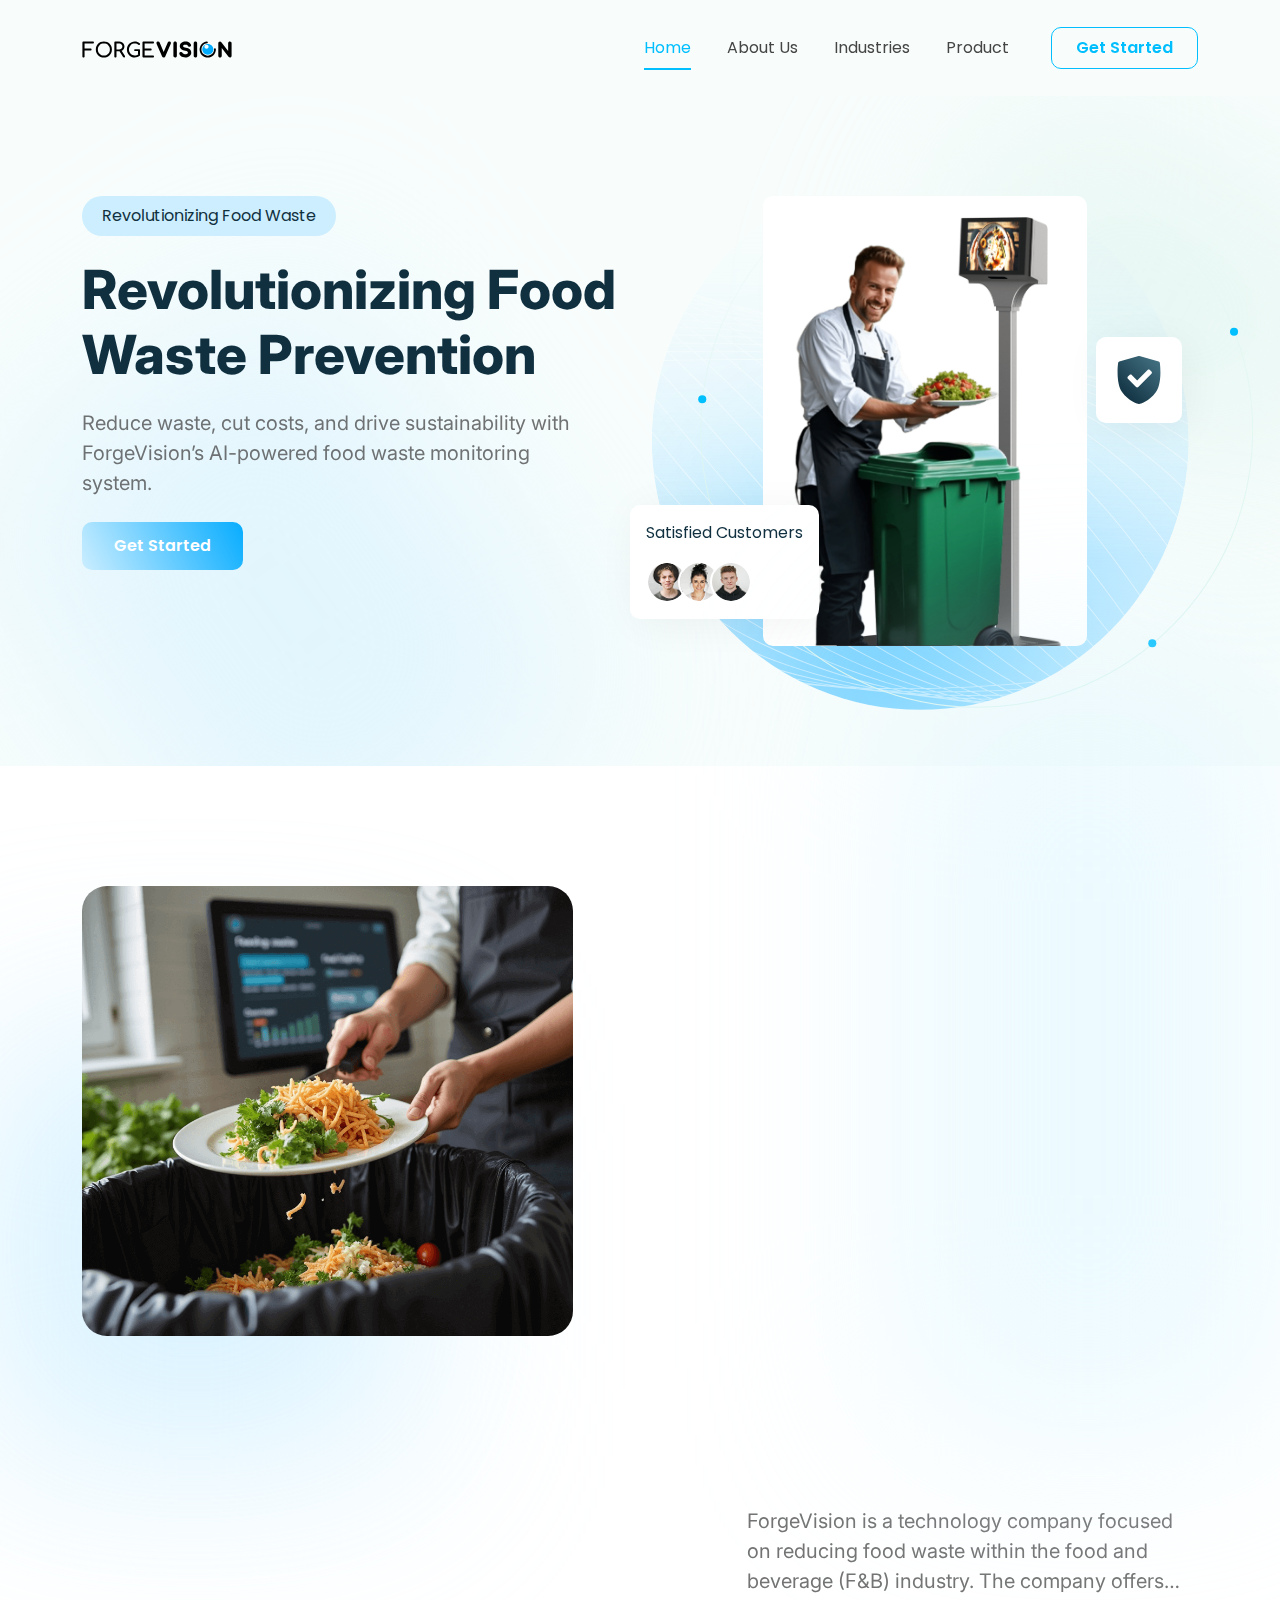
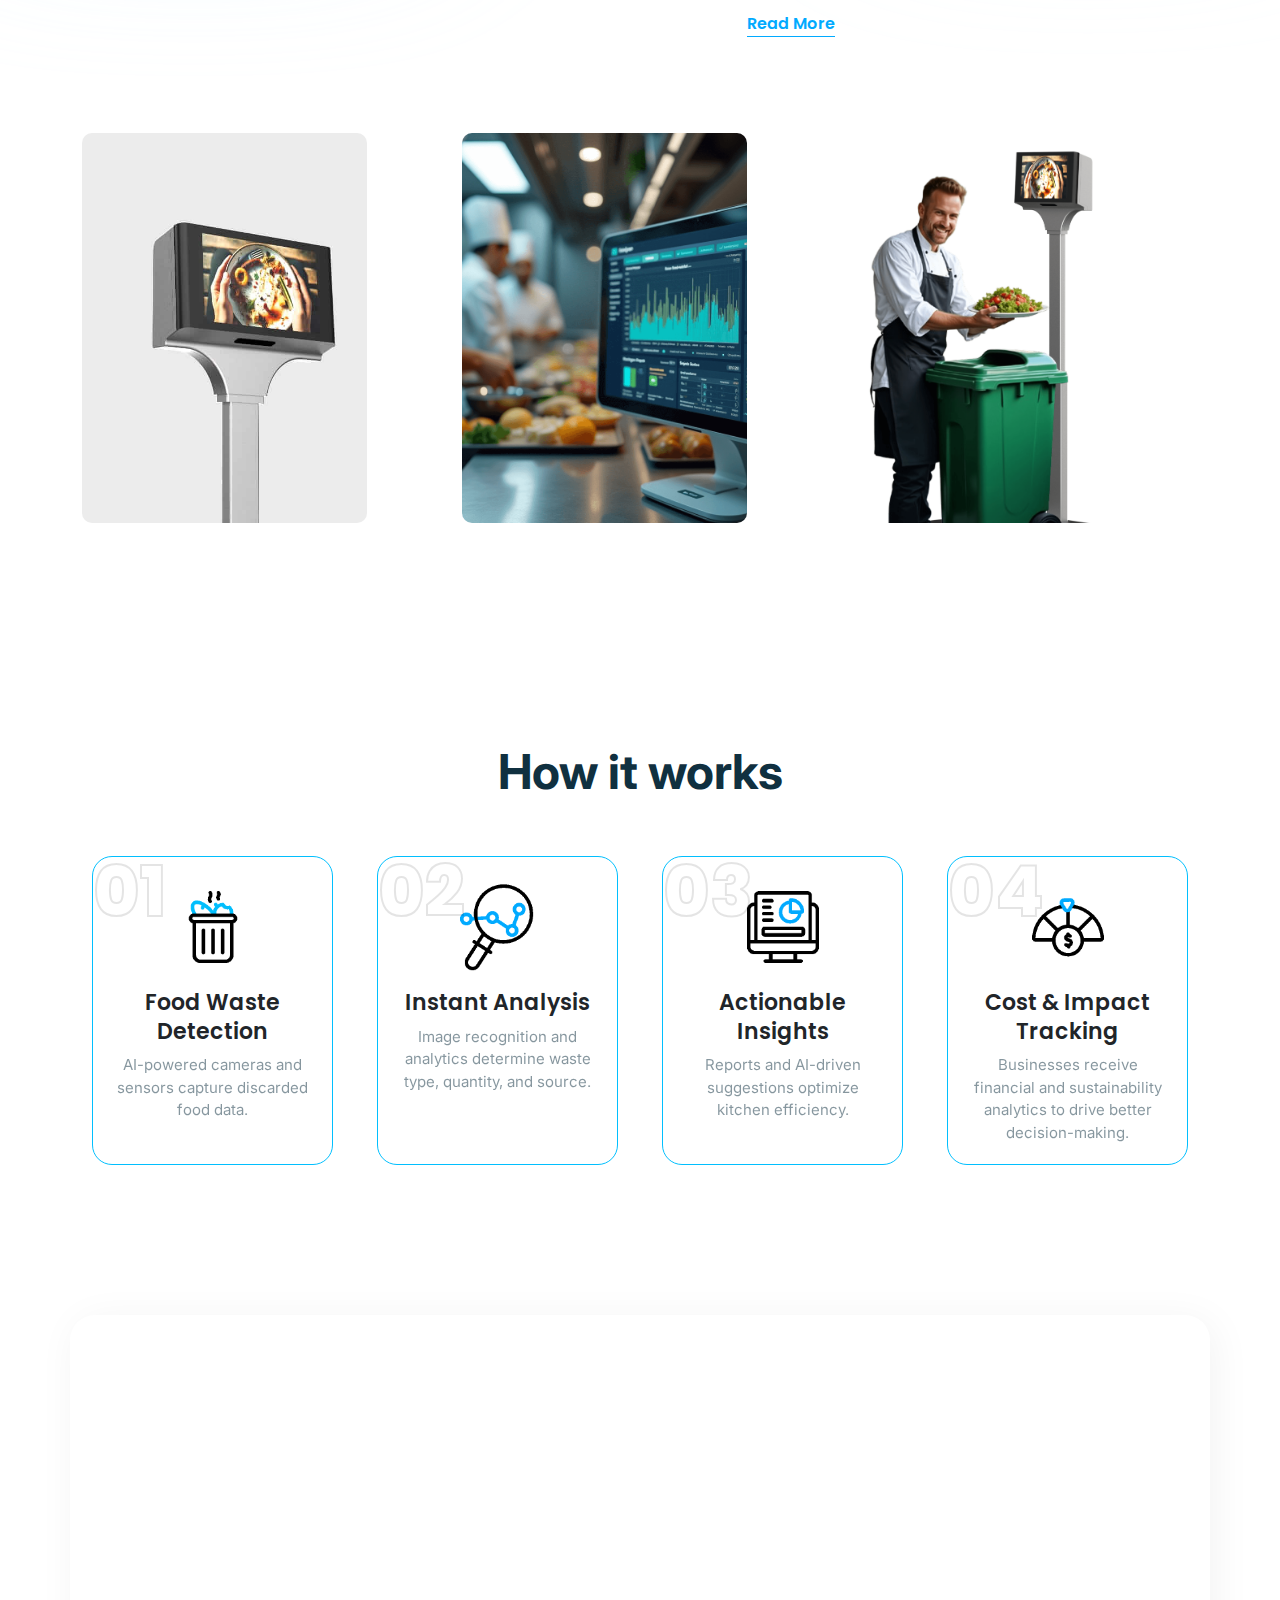
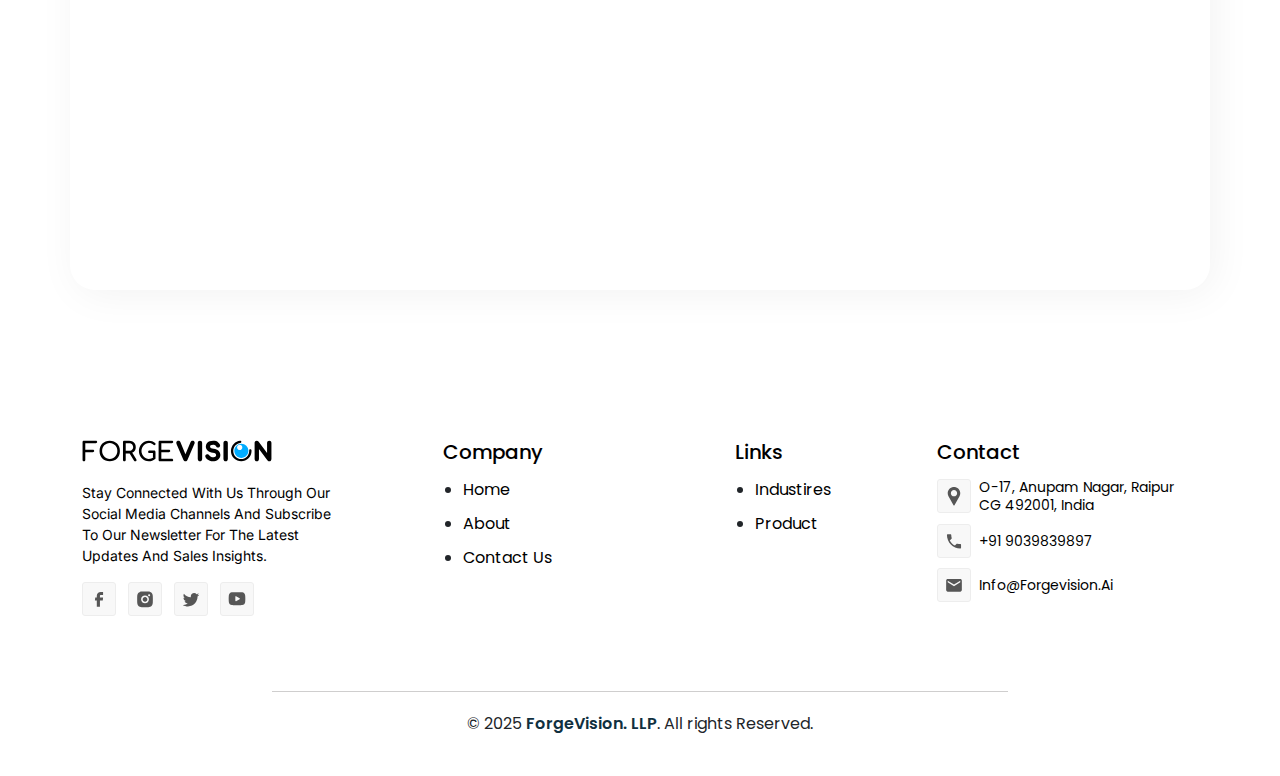
<file: index.html>
<!DOCTYPE html>
<html lang="en">

<head>
  <meta charset="UTF-8" />
  <meta name="viewport" content="width=device-width, initial-scale=1.0" />
  <title>ForgeVision - Food Waste Prevention</title>
  <link rel="shortcut icon" href="images/favicon.png" type="image/x-icon" />
  <link rel="stylesheet" href="css/bootstrap.min.css" />
  <link rel="stylesheet" href="css/styles.css" />
  <link rel="stylesheet" href="https://cdn.jsdelivr.net/npm/swiper@11/swiper-bundle.min.css" />
  <link rel="preconnect" href="https://fonts.googleapis.com">
  <link rel="preconnect" href="https://fonts.gstatic.com" crossorigin>
  <link
    href="https://fonts.googleapis.com/css2?family=Inter:opsz,wght@14..32,100..900&family=Poppins:wght@400;500;600;700&display=swap"
    rel="stylesheet">

  <!-- animation -->
  <link href="https://unpkg.com/aos@2.3.1/dist/aos.css" rel="stylesheet">

</head>

<body>
  <header>
    <!-- Navigation Bar -->
    <nav class="navbar navbar-expand-lg py-0">
      <div class="container text-center">
        <a class="navbar-brand" href="/ForgeVision/index.html"><img src="images/Logo.svg" alt="logo"></a>
        <button class="navbar-toggler" type="button" data-bs-toggle="collapse" data-bs-target="#navbarNav">
          <span class="navbar-toggler-icon"></span>
        </button>
        <div class="collapse navbar-collapse" id="navbarNav">
          <ul class="navbar-nav ms-auto">
            <li class="nav-item"><a class="nav-link active" href="/ForgeVision/index.html">Home</a></li>
            <li class="nav-item"><a class="nav-link" href="about.html">About Us</a></li>
            <li class="nav-item"><a class="nav-link" href="industries.html">Industries</a></li>
            <li class="nav-item"><a class="nav-link" href="product.html">Product</a></li>
            <!-- <li class="nav-item">
              <div class="dropdown">
                <a class="nav-link dropdown-toggle cursor-pointer" data-bs-toggle="dropdown" aria-expanded="false">
                  Resources
                </a>
                <ul class="dropdown-menu">
                  <li><a class="dropdown-item" href="blog.html">Blogs</a></li>
                  <li><a class="dropdown-item" href="case-studies.html">Case studies</a></li>
                </ul>
              </div>
            </li> -->
            <!-- <li class="nav-item"><a class="nav-link" href="contact.html">Contact Us</a></li> -->
          </ul>
          <a class="theme-border-btn d-inline-flex text-center ms-xl-4 ms-md-3 m mt-lg-0 mt-4" href="contact.html">Get
            Started</a>
        </div>
      </div>
    </nav>
  </header>

  <main>
    <section class="banner-wrapper">
      <div class="container">
        <div class="row">
          <div class="col-lg-6 text-lg-start text-center">
            <span class="main-subtitle mx-md-0 mx-auto">Revolutionizing Food Waste </span>
            <h1 class="main-heading">Revolutionizing Food Waste Prevention</h1>
            <p class="medium-para mx-lg-0 mx-auto">Reduce waste, cut costs, and drive sustainability with ForgeVision’s
              AI-powered food
              waste monitoring system.</p>
            <a href="about.html" class="theme-gradient-btn d-inline-flex text-center mt-md-4 mt-3 mb-lg-0 mb-5">Get
              Started</a>
          </div>
          <div class="col-lg-6 position-relative">
            <div class="image-bg-wrapper text-center">
              <div class="customer-count-wrapper" data-aos="fade-right" data-aos-duration="3000">
                <div>
                  <span>Satisfied Customers</span>
                </div>
                <div class="customer-img-wrapper">
                  <img src="images/Ellipse1.png" alt="eclipse">
                  <img src="images/Ellipse2.png" alt="eclipse">
                  <img src="images/Ellipse3.png" alt="eclipse">
                </div>
              </div>
              <img src="images/product-image.png"
                alt="portrait-proud-restaurant-chef-his-team-standing-table-with-fresh-ingredients" class="banner-img"
                data-aos="zoom-in" data-aos-duration="2000">
            </div>
            <div class="shield-icon-wrapper" data-aos="fade-left" data-aos-duration="3000">
              <img src="images/sheld-icon.svg" alt="icon">
            </div>
          </div>
        </div>
      </div>
    </section>

    <section class="prb-sol-wrapper">
      <div class="container position-relative z-1">
        <div class="row align-items-center flex-wrap-reverse">
          <div class="col-lg-6 position-relative">
            <img src="images/food-trash-bin.png" alt="side-view-chef-cooking" class="prb-sol-large-img">
            <div class="prb-sol-card" data-aos="fade-up" data-aos-duration="1000">
              <div class="position-relative">
                <img src="images/chef-preparing-recipe.png" alt="chef-preparing-recipe">
                <svg width="28" height="28" viewBox="0 0 28 28" fill="none" xmlns="http://www.w3.org/2000/svg">
                  <rect width="28" height="28" rx="14" fill="#42C0FF" />
                  <path
                    d="M14.1921 9.08512L14.0057 9.29075L13.8193 9.08453C13.1756 8.38522 12.3084 7.99545 11.4062 8.00004C10.5041 8.00463 9.64016 8.40319 9.00227 9.10903C8.36438 9.81486 8.00418 10.7709 8.00004 11.7691C7.99589 12.7672 8.34813 13.7269 8.98014 14.4392L9.1665 14.6454L14.0057 20L18.8449 14.6454L19.0313 14.4392C19.6582 13.7258 20.0062 12.7679 19.9999 11.7728C19.9936 10.7777 19.6335 9.8254 18.9976 9.12179C18.3616 8.41817 17.5009 8.01986 16.6016 8.013C15.7023 8.00613 14.8367 8.39128 14.1921 9.08512Z"
                    fill="white" />
                </svg>
              </div>
              <span>Lorem Ipsum</span>
            </div>
          </div>
          <div class="col-lg-6 " data-aos="fade-left" data-aos-duration="3000">
            <div class="prb-sol-content-wrapper mb-lg-0 mb-4 text-lg-start text-center">
              <h2 class="section-title">Technology </h2>
              <!-- <p class="medium-para mx-lg-0 mx-auto">Reduce waste, cut costs, and drive sustainability with
                ForgeVision’s AI-powered
                food waste monitoring.</p> -->
              <ul class="check-list mt-md-3 mt-2">
                <li>AI-powered tracking: Smart scales and cameras monitor food waste in real time.</li>
                <li>Data analytics & reporting: Actionable insights help reduce costs and optimize menus.</li>
                <li>Seamless integration: Works with existing kitchen workflows for easy adoption.</li>
              </ul>
              <a href="product.html" class="theme-gradient-btn d-inline-flex text-center mt-md-3 mt-2">View More</a>
            </div>
          </div>
        </div>
      </div>
    </section>

    <section class="why-choose-us">
      <div class="container">
        <div class="row">
          <div class="col-lg-7" data-aos="fade-right" data-aos-duration="2000">
            <h2 class="section-title col-lg-8 text-lg-start text-center">Why Choose ForgeVision?</h2>
          </div>
          <div class="col-lg-5 text-lg-start text-center">
            <p class="medium-para mw-100 text-lg-start text-center text-eclipse">ForgeVision is a technology company
              focused on
              reducing food waste within the food and beverage (F&B) industry. The company offers artificial
              intelligence-powered tools for real-time tracking which uses sensors and AI image recognition technology
              to identify and measure food waste, providing data analytics to help commercial kitchens reduce costs and
              environmental impact. Its solutions cater to healthcare facilities, educational institutions, and other
              organizations seeking to optimize their food service operations. The company was founded in 2024 and
              is based in India.</p>
            <a class="learn-more-btn mt-3" data-bs-toggle="modal" data-bs-target="#exampleModal">Read More</a>
          </div>

          <!-- Modal -->
          <div class="modal fade" id="exampleModal" tabindex="-1" aria-labelledby="exampleModalLabel"
            aria-hidden="true">
            <div class="modal-dialog modal-dialog-centered">
              <div class="modal-content">
                <div class="modal-header">
                  <h1 class="modal-title fs-5" id="exampleModalLabel">Why Choose ForgeVision?</h1>
                  <button type="button" class="btn-close" data-bs-dismiss="modal" aria-label="Close"></button>
                </div>
                <div class="modal-body">
                  <p class="medium-para mw-100 text-start">ForgeVision is a technology company focused on
                    reducing food waste within the food and beverage (F&B) industry. The company offers artificial
                    intelligence-powered tools for real-time tracking which uses sensors and AI image recognition
                    technology
                    to identify and measure food waste, providing data analytics to help commercial kitchens reduce
                    costs and
                    environmental impact. Its solutions cater to healthcare facilities, educational institutions, and
                    other
                    organizations seeking to optimize their food service operations. The company was founded in 2024 and
                    is based in India.</p>
                </div>
              </div>
            </div>
          </div>
        </div>
        <div class="row mt-lg-5 pt-5 justify-content-lg-between justify-content-center">
          <div class="col-lg-4 col-md-6 col-sm-12 mb-lg-0 mb-4">
            <div class="why-choose-box">
              <img src="images/product-1.jpg" alt="chef-preparing-recipe" class="why-choose-img">
              <div class="why-choose-card" data-aos="fade-up" data-aos-anchor-placement="center-bottom"
                data-aos-duration="2000">
                <h3 class="why-card-title">AI-Powered Precision </h3>
                <p class="small-para">Real-time image recognition and sensor-based tracking</p>
              </div>
            </div>
          </div>
          <div class="col-lg-4 col-md-6 col-sm-12 mb-lg-0 mb-4">
            <div class="why-choose-box selected">
              <img src="images/product-banner.png" alt="chef-preparing-recipe" class="why-choose-img">
              <div class="why-choose-card" data-aos="fade-up" data-aos-anchor-placement="center-bottom"
                data-aos-duration="2000">
                <h3 class="why-card-title">Automated Insights </h3>
                <p class="small-para">Actionable analytics for waste reduction and cost savings</p>
              </div>
            </div>
          </div>
          <div class="col-lg-4 col-md-6 col-sm-12 mb-lg-0 mb-4">
            <div class="why-choose-box">
              <img src="images/product-image.png" alt="chef-preparing-recipe" class="why-choose-img">
              <div class="why-choose-card" data-aos="fade-up" data-aos-anchor-placement="center-bottom"
                data-aos-duration="2000">
                <h3 class="why-card-title">Seamless Integration </h3>
                <p class="small-para">Easy implementation with minimal operational disruptions</p>
              </div>
            </div>
          </div>
        </div>
      </div>
    </section>

    <!-- <section class="counter-wrapper" id="counter-section">
      <div class="container">
        <div class="row justify-content-center">
          <div class="col-lg-7 text-center">
            <h2 class="section-title">Our Impact in Numbers </h2>
            <p class="small-para ">Numbers tell our story of growth, dedication, and success. From the number of
              talented professionals we’ve connected to businesses served</p>
          </div>
        </div>
        <div class="row mt-lg-0 mt-4">
          <div class="col-lg-3 col-md-6 col-sm-12 my-lg-5 my-sm-3 my-2">
            <div class="counter-box" data-aos="fade-up" data-aos-duration="3000">
              <div class="number-wrapper">
                <h3 class="counter" data-target="500">0 </h3>
                <span>+</span>
              </div>
              <p class="counter-desc">Restaurants using ForgeVision</p>
            </div>
          </div>
          <div class="col-lg-3 col-md-6 col-sm-12 my-lg-5 my-sm-3 my-2">
            <div class="counter-box" data-aos="fade-up" data-aos-duration="3000">
              <div class="number-wrapper">
                <h3 class="counter" data-target="499">0 </h3>
                <span>+</span>
              </div>
              <p class="counter-desc">Businesses optimized</p>
            </div>
          </div>
          <div class="col-lg-3 col-md-6 col-sm-12 my-lg-5 my-sm-3 my-2">
            <div class="counter-box" data-aos="fade-up" data-aos-duration="3000">
              <div class="number-wrapper">
                <h3 class="counter" data-target="1000">0 </h3>
                <span>+</span>
              </div>
              <p class="counter-desc">Tons of food saved</p>
            </div>
          </div>
          <div class="col-lg-3 col-md-6 col-sm-12 my-lg-5 my-sm-3 my-2">
            <div class="counter-box" data-aos="fade-up" data-aos-duration="3000">
              <div class="number-wrapper">
                <h3 class="counter" data-target="999">0 </h3>
                <span>+</span>
              </div>
              <p class="counter-desc">Happy clients</p>
            </div>
          </div>
        </div>
      </div>
    </section> -->

    <!-- <section class="testimonial-wrapper">
      <div class="container">
        <div class="row testimonial-bg-wrapper align-items-center">
          <div class="col-lg-4 pe-lg-5 mb-lg-0 mb-4 text-lg-start text-center" data-aos="fade-right"
            data-aos-duration="3000">
            <h2 class="section-title text-white">What our
              clients say </h2>
            <p class="medium-para text-white mw-100">The stories about what they
              love about our services.</p>
          </div>
          <div class="col-lg-8 position-relative">
            <div class="swiper mySwiper">
              <div class="swiper-wrapper">
                <div class="swiper-slide">
                  <div class="testi-box">
                    <img src="images/quote-icon.svg" alt="quote" class="quote-icon">
                    <blockquote class="mb-0">ProShield truly stands by their clients. When my home was damaged, they
                      handled
                      everything promptly and with empathy, easing my currently stressful situation.</blockquote>
                    <div class="author-box">
                      <div class="auth-img-box">
                        <img src="images/Ellipse1.png" alt="author">
                      </div>
                      <div class="auth-content-box">
                        <h4 class="auth-title">Sarah Thompson</h4>
                        <span class="auth-desc">New York</span>
                      </div>
                    </div>
                  </div>
                </div>
                <div class="swiper-slide">
                  <div class="testi-box">
                    <img src="images/quote-icon.svg" alt="quote" class="quote-icon">
                    <blockquote class="mb-0">ProShield truly stands by their clients. When my home was damaged, they
                      handled
                      everything promptly and with empathy, easing my currently stressful situation.</blockquote>
                    <div class="author-box">
                      <div class="auth-img-box">
                        <img src="images/Ellipse1.png" alt="author">
                      </div>
                      <div class="auth-content-box">
                        <h4 class="auth-title">Sarah Thompson</h4>
                        <span class="auth-desc">New York</span>
                      </div>
                    </div>
                  </div>
                </div>
                <div class="swiper-slide">
                  <div class="testi-box">
                    <img src="images/quote-icon.svg" alt="quote" class="quote-icon">
                    <blockquote class="mb-0">ProShield truly stands by their clients. When my home was damaged, they
                      handled
                      everything promptly and with empathy, easing my currently stressful situation.</blockquote>
                    <div class="author-box">
                      <div class="auth-img-box">
                        <img src="images/Ellipse1.png" alt="author">
                      </div>
                      <div class="auth-content-box">
                        <h4 class="auth-title">Sarah Thompson</h4>
                        <span class="auth-desc">New York</span>
                      </div>
                    </div>
                  </div>
                </div>
                <div class="swiper-slide">
                  <div class="testi-box">
                    <img src="images/quote-icon.svg" alt="quote" class="quote-icon">
                    <blockquote class="mb-0">ProShield truly stands by their clients. When my home was damaged, they
                      handled
                      everything promptly and with empathy, easing my currently stressful situation.</blockquote>
                    <div class="author-box">
                      <div class="auth-img-box">
                        <img src="images/Ellipse1.png" alt="author">
                      </div>
                      <div class="auth-content-box">
                        <h4 class="auth-title">Sarah Thompson</h4>
                        <span class="auth-desc">New York</span>
                      </div>
                    </div>
                  </div>
                </div>
              </div>
            </div>
            <div class="testi-nav">
              <div class="swiper-button swiper-button-next"></div>
              <div class="swiper-button swiper-button-prev"></div>
            </div>
          </div>
        </div>
      </div>
    </section> -->

    <section class="how-it-works py-100 pt-0">
      <div class="container">
        <div class="row">
          <div class="col-lg-12">
            <h2 class="section-title text-center">How it works</h2>
          </div>
        </div>
        <div class="row pt-sm-5 pt-3">
          <div class="col-lg-3 col-md-6 col-12 my-lg-0 my-md-4 my-3">
            <div class="hiw-box">
              <span>01</span>
              <div class="img-wrapper">
                <img src="images/trash-can.gif" alt="trash bin">
              </div>
              <h4 class="small-title">Food Waste Detection</h4>
              <p class="small-para">AI-powered cameras and sensors capture discarded food data.</p>
            </div>
          </div>
          <div class="col-lg-3 col-md-6 col-12 my-lg-0 my-md-4 my-3">
            <div class="hiw-box">
              <span>02</span>
              <div class="img-wrapper">
                <img src="images/analytical-skill.gif" alt="trash bin">
              </div>
              <h4 class="small-title">Instant Analysis </h4>
              <p class="small-para">Image recognition and analytics determine waste type, quantity, and
                source.</p>
            </div>
          </div>
          <div class="col-lg-3 col-md-6 col-12 my-lg-0 my-md-4 my-3">
            <div class="hiw-box">
              <span>03</span>
              <div class="img-wrapper">
                <img src="images/analytics.gif" alt="trash bin">
              </div>
              <h4 class="small-title">Actionable Insights</h4>
              <p class="small-para">Reports and AI-driven suggestions optimize kitchen efficiency.</p>
            </div>
          </div>
          <div class="col-lg-3 col-md-6 col-12 my-lg-0 my-md-4 my-3">
            <div class="hiw-box">
              <span>04</span>
              <div class="img-wrapper">
                <img src="images/cost-effectiveness.gif" alt="trash bin">
              </div>
              <h4 class="small-title">Cost & Impact Tracking</h4>
              <p class="small-para">Businesses receive financial and sustainability analytics to drive
                better decision-making.</p>
            </div>
          </div>
        </div>
      </div>
    </section>

    <section class="cta-wrapper">
      <div class="container">
        <div class="row cta-inner-wrapper">
          <div class="col-lg-7 d-flex align-items-center" data-aos="fade-right" data-aos-duration="3000">
            <div class="padding-wrapper text-lg-start text-center">
              <h2 class="section-title">
                Ready to Take Control of Food Waste?
              </h2>
              <p class="medium-para mw-100">Join hundreds of businesses using ForgeVision to optimize food waste
                management and boost profitability.</p>
              <a href="contact.html" class="theme-gradient-btn d-inline-flex text-center mt-md-4 mt-3">Schedule a
                Demo</a>
            </div>
          </div>
          <div class="col-lg-5 d-flex align-items-end justify-content-center text-center" data-aos="fade-up"
            data-aos-duration="3000">
            <img src="images/cta-image.png" alt="cta" class="cta-img-wrapper">
          </div>
        </div>
      </div>
    </section>
  </main>

  <footer>
    <div class="container">
      <div class="row">
        <div class="col-lg-3 col-md-6 col-12 mb-lg-0 mb-4">
          <a href="/ForgeVision/index.html"><img src="images/Logo.svg" alt="logo" class="logo"></a>
          <p class="f-para">Stay connected with us through our social media channels and subscribe to our newsletter for
            the latest
            updates and sales insights.</p>
          <ul class="social-link mt-3">
            <li>
              <a href="#" class="f-icon-wrapper">
                <svg width="16" height="17" viewBox="0 0 16 17" fill="none" xmlns="http://www.w3.org/2000/svg">
                  <path
                    d="M6.13249 15.1432H8.79916V9.80323H11.2018L11.4658 7.1499H8.79916V5.8099C8.79916 5.63308 8.86939 5.46352 8.99442 5.33849C9.11944 5.21347 9.28901 5.14323 9.46582 5.14323H11.4658V2.47656H9.46582C8.58177 2.47656 7.73392 2.82775 7.1088 3.45287C6.48368 4.07799 6.13249 4.92584 6.13249 5.8099V7.1499H4.79916L4.53516 9.80323H6.13249V15.1432Z"
                    fill="#565656" />
                </svg>
              </a>
            </li>
            <li>
              <a href="#" class="f-icon-wrapper">
                <svg width="16" height="17" viewBox="0 0 16 17" fill="none" xmlns="http://www.w3.org/2000/svg">
                  <path
                    d="M8.68832 2.14844C9.43832 2.15044 9.81899 2.15444 10.1477 2.16377L10.277 2.16844C10.4263 2.17377 10.5737 2.18044 10.7517 2.18844C11.461 2.22177 11.945 2.33377 12.3697 2.49844C12.8097 2.66777 13.1803 2.8971 13.551 3.2671C13.89 3.60037 14.1523 4.0035 14.3197 4.44844C14.4843 4.8731 14.5963 5.3571 14.6297 6.0671C14.6377 6.24444 14.6443 6.39177 14.6497 6.54177L14.6537 6.6711C14.6637 6.9991 14.6677 7.37977 14.669 8.12977L14.6697 8.6271V9.50044C14.6713 9.98671 14.6662 10.473 14.6543 10.9591L14.6503 11.0884C14.645 11.2384 14.6383 11.3858 14.6303 11.5631C14.597 12.2731 14.4837 12.7564 14.3197 13.1818C14.1528 13.627 13.8904 14.0302 13.551 14.3631C13.2176 14.702 12.8145 14.9643 12.3697 15.1318C11.945 15.2964 11.461 15.4084 10.7517 15.4418C10.5935 15.4492 10.4352 15.4559 10.277 15.4618L10.1477 15.4658C9.81899 15.4751 9.43832 15.4798 8.68832 15.4811L8.19099 15.4818H7.31832C6.83183 15.4834 6.34534 15.4783 5.85899 15.4664L5.72966 15.4624C5.5714 15.4564 5.41317 15.4496 5.25499 15.4418C4.54566 15.4084 4.06166 15.2964 3.63632 15.1318C3.19143 14.9647 2.78847 14.7023 2.45566 14.3631C2.11635 14.03 1.8538 13.6268 1.68632 13.1818C1.52166 12.7571 1.40966 12.2731 1.37632 11.5631C1.36889 11.4049 1.36223 11.2467 1.35632 11.0884L1.35299 10.9591C1.3407 10.473 1.33515 9.98671 1.33632 9.50044V8.12977C1.33446 7.6435 1.33935 7.15724 1.35099 6.6711L1.35566 6.54177C1.36099 6.39177 1.36766 6.24444 1.37566 6.0671C1.40899 5.3571 1.52099 4.87377 1.68566 4.44844C1.85306 4.00304 2.11614 3.59979 2.45632 3.2671C2.78905 2.92809 3.19175 2.66576 3.63632 2.49844C4.06166 2.33377 4.54499 2.22177 5.25499 2.18844C5.43232 2.18044 5.58032 2.17377 5.72966 2.16844L5.85899 2.16444C6.34512 2.15259 6.83139 2.14748 7.31766 2.1491L8.68832 2.14844ZM8.00299 5.48177C7.11893 5.48177 6.27109 5.83296 5.64597 6.45808C5.02084 7.0832 4.66966 7.93105 4.66966 8.8151C4.66966 9.69916 5.02084 10.547 5.64597 11.1721C6.27109 11.7972 7.11893 12.1484 8.00299 12.1484C8.88704 12.1484 9.73489 11.7972 10.36 11.1721C10.9851 10.547 11.3363 9.69916 11.3363 8.8151C11.3363 7.93105 10.9851 7.0832 10.36 6.45808C9.73489 5.83296 8.88704 5.48177 8.00299 5.48177ZM8.00299 6.8151C8.26563 6.81506 8.52571 6.86675 8.76838 6.96722C9.01105 7.06769 9.23155 7.21497 9.4173 7.40066C9.60305 7.58634 9.7504 7.8068 9.85095 8.04943C9.9515 8.29206 10.0033 8.55213 10.0033 8.81477C10.0034 9.07741 9.95168 9.3375 9.85121 9.58016C9.75074 9.82283 9.60346 10.0433 9.41777 10.2291C9.23208 10.4148 9.01163 10.5622 8.769 10.6627C8.52636 10.7633 8.2663 10.8151 8.00366 10.8151C7.47322 10.8151 6.96451 10.6044 6.58944 10.2293C6.21437 9.85425 6.00366 9.34554 6.00366 8.8151C6.00366 8.28467 6.21437 7.77596 6.58944 7.40089C6.96451 7.02582 7.47322 6.8151 8.00366 6.8151M11.5037 4.48177C11.2826 4.48177 11.0707 4.56957 10.9144 4.72585C10.7581 4.88213 10.6703 5.09409 10.6703 5.3151C10.6703 5.53612 10.7581 5.74808 10.9144 5.90436C11.0707 6.06064 11.2826 6.14844 11.5037 6.14844C11.7247 6.14844 11.9366 6.06064 12.0929 5.90436C12.2492 5.74808 12.337 5.53612 12.337 5.3151C12.337 5.09409 12.2492 4.88213 12.0929 4.72585C11.9366 4.56957 11.7247 4.48177 11.5037 4.48177Z"
                    fill="#565656" />
                </svg>
              </a>
            </li>
            <li>
              <a href="#" class="f-icon-wrapper"><svg width="16" height="17" viewBox="0 0 16 17" fill="none"
                  xmlns="http://www.w3.org/2000/svg">
                  <path
                    d="M14.9701 4.8099C14.4568 5.04323 13.9034 5.19656 13.3301 5.2699C13.9168 4.91656 14.3701 4.35656 14.5834 3.68323C14.0301 4.01656 13.4168 4.2499 12.7701 4.38323C12.2434 3.8099 11.5034 3.47656 10.6634 3.47656C9.09677 3.47656 7.81677 4.75656 7.81677 6.33656C7.81677 6.56323 7.84344 6.78323 7.8901 6.9899C5.51677 6.8699 3.40344 5.7299 1.99677 4.00323C1.7501 4.42323 1.6101 4.91656 1.6101 5.43656C1.6101 6.4299 2.1101 7.3099 2.88344 7.8099C2.4101 7.8099 1.9701 7.67656 1.58344 7.47656V7.49656C1.58344 8.88323 2.5701 10.0432 3.87677 10.3032C3.45726 10.418 3.01683 10.434 2.5901 10.3499C2.77118 10.9182 3.1258 11.4155 3.60412 11.7718C4.08243 12.1282 4.6604 12.3257 5.25677 12.3366C4.24586 13.1369 2.99277 13.5694 1.70344 13.5632C1.47677 13.5632 1.2501 13.5499 1.02344 13.5232C2.2901 14.3366 3.79677 14.8099 5.4101 14.8099C10.6634 14.8099 13.5501 10.4499 13.5501 6.6699C13.5501 6.54323 13.5501 6.42323 13.5434 6.29656C14.1034 5.89656 14.5834 5.3899 14.9701 4.8099Z"
                    fill="#565656" />
                </svg>
              </a>
            </li>
            <li>
              <a href="#" class="f-icon-wrapper"><svg width="16" height="13" viewBox="0 0 16 13" fill="none"
                  xmlns="http://www.w3.org/2000/svg">
                  <path fill-rule="evenodd" clip-rule="evenodd"
                    d="M8.0026 1C8.5726 1 9.15727 1.01448 9.72394 1.03817L10.3933 1.06976L11.0339 1.10727L11.6339 1.14742L12.1819 1.18954C12.7767 1.23422 13.3365 1.48467 13.7626 1.89676C14.1887 2.30886 14.4538 2.85617 14.5113 3.4423L14.5379 3.722L14.5879 4.3209C14.6346 4.94151 14.6693 5.61806 14.6693 6.265C14.6693 6.91194 14.6346 7.58849 14.5879 8.2091L14.5379 8.808L14.5113 9.0877C14.4538 9.67393 14.1886 10.2213 13.7623 10.6334C13.3361 11.0455 12.7762 11.2959 12.1813 11.3405L11.6346 11.3819L11.0346 11.4227L10.3933 11.4602L9.72394 11.4918C9.15049 11.5163 8.57659 11.5291 8.0026 11.53C7.42862 11.5291 6.85472 11.5163 6.28127 11.4918L5.61194 11.4602L4.97127 11.4227L4.37127 11.3819L3.82327 11.3405C3.22848 11.2958 2.66874 11.0453 2.24263 10.6332C1.81653 10.2211 1.5514 9.67383 1.49394 9.0877L1.46727 8.808L1.41727 8.2091C1.36649 7.56224 1.33936 6.91379 1.33594 6.265C1.33594 5.61806 1.3706 4.94151 1.41727 4.3209L1.46727 3.722L1.49394 3.4423C1.55138 2.85628 1.81641 2.30905 2.24238 1.89696C2.66835 1.48488 3.22793 1.23437 3.8226 1.18954L4.36994 1.14742L4.96994 1.10727L5.61127 1.06976L6.2806 1.03817C6.85427 1.01364 7.4284 1.00091 8.0026 1ZM6.66927 4.66905V7.86095C6.66927 8.16501 7.0026 8.35455 7.26927 8.20318L10.0693 6.60723C10.1302 6.5726 10.1808 6.52274 10.216 6.46266C10.2512 6.40258 10.2697 6.3344 10.2697 6.265C10.2697 6.1956 10.2512 6.12742 10.216 6.06734C10.1808 6.00726 10.1302 5.9574 10.0693 5.92277L7.26927 4.32748C7.20844 4.29281 7.13944 4.27457 7.06921 4.27458C6.99897 4.27459 6.92997 4.29286 6.86916 4.32754C6.80834 4.36223 6.75785 4.41212 6.72276 4.47218C6.68768 4.53224 6.66923 4.60037 6.66927 4.66971V4.66905Z"
                    fill="#565656" />
                </svg>
              </a>
            </li>
          </ul>
        </div>
        <div class="col-lg-3 col-md-6 col-12 mb-lg-0 mb-4 d-flex justify-content-lg-center">
          <div class="footer-widget">
            <h5 class="footer-title">Company</h5>
            <ul>
              <li><a href="/ForgeVision/index.html">Home</a></li>
              <li><a href="about.html">About </a></li>
              <!-- <li><a href="industries.html">Industires</a></li>
              <li><a href="product.html">Product</a></li> -->
              <li><a href="contact.html">Contact us</a></li>
            </ul>
          </div>
        </div>
        <div class="col-lg-3 col-md-6 col-12 mb-lg-0 mb-4 d-flex justify-content-lg-center ">
          <div class="footer-widget">
            <h5 class="footer-title">Links</h5>
            <ul>
              <li><a href="industries.html">Industires</a></li>
              <li><a href="product.html">Product</a></li>
              <!-- <li><a href="blog.html">Blogs</a></li>
              <li><a href="case-studies.html">Case Studies</a></li> -->
            </ul>
          </div>
        </div>
        <div class="col-lg-3 col-md-6 col-12 mb-lg-0 mb-4">
          <div class="footer-widget">
            <h5 class="footer-title">Contact</h5>
            <ul class="list-unstyled info-widget ps-0">
              <li><a href="" class="d-flex align-items-center justify-content-start">
                  <svg class="me-2 f-icon-wrapper" width="16" height="17" viewBox="0 0 16 17" fill="none"
                    xmlns="http://www.w3.org/2000/svg">
                    <g clip-path="url(#clip0_58_243)">
                      <path
                        d="M7.99741 0.8125C5.05666 0.8125 2.66406 3.20509 2.66406 6.14584C2.66406 7.02866 2.88478 7.90397 3.30437 8.68034L7.70575 16.6406C7.76434 16.7467 7.876 16.8125 7.99741 16.8125C8.11881 16.8125 8.23047 16.7467 8.28906 16.6406L12.6921 8.67772C13.11 7.90397 13.3307 7.02863 13.3307 6.14581C13.3307 3.20509 10.9382 0.8125 7.99741 0.8125ZM7.99741 8.8125C6.52703 8.8125 5.33075 7.61622 5.33075 6.14584C5.33075 4.67547 6.52703 3.47919 7.99741 3.47919C9.46778 3.47919 10.6641 4.67547 10.6641 6.14584C10.6641 7.61622 9.46778 8.8125 7.99741 8.8125Z"
                        fill="#565656" />
                    </g>
                    <defs>
                      <clipPath id="clip0_58_243">
                        <rect width="16" height="16" fill="white" transform="translate(0 0.8125)" />
                      </clipPath>
                    </defs>
                  </svg>
                  O-17, Anupam Nagar, Raipur CG 492001, India</a></li>
              <li><a href="tel:+91 9039839897" class="d-flex align-items-center justify-content-start">
                  <svg class="me-2 f-icon-wrapper" width="16" height="17" viewBox="0 0 16 17" fill="none"
                    xmlns="http://www.w3.org/2000/svg">
                    <path
                      d="M4.41333 8.00583C5.37333 9.8925 6.92 11.4392 8.80667 12.3992L10.2733 10.9325C10.46 10.7458 10.72 10.6925 10.9533 10.7658C11.7 11.0125 12.5 11.1458 13.3333 11.1458C13.5101 11.1458 13.6797 11.2161 13.8047 11.3411C13.9298 11.4661 14 11.6357 14 11.8125V14.1458C14 14.3226 13.9298 14.4922 13.8047 14.6172C13.6797 14.7423 13.5101 14.8125 13.3333 14.8125C10.3275 14.8125 7.44487 13.6185 5.31946 11.493C3.19404 9.36763 2 6.48495 2 3.47917C2 3.30236 2.07024 3.13279 2.19526 3.00776C2.32029 2.88274 2.48986 2.8125 2.66667 2.8125H5C5.17681 2.8125 5.34638 2.88274 5.4714 3.00776C5.59643 3.13279 5.66667 3.30236 5.66667 3.47917C5.66667 4.3125 5.8 5.1125 6.04667 5.85917C6.12 6.0925 6.06667 6.3525 5.88 6.53917L4.41333 8.00583Z"
                      fill="#565656" />
                  </svg>

                  +91 9039839897 </a></li>
              <li><a href="mailto:info@forgevision.ai" class="d-flex align-items-center justify-content-start">
                  <svg class="me-2 f-icon-wrapper" width="16" height="17" viewBox="0 0 16 17" fill="none"
                    xmlns="http://www.w3.org/2000/svg">
                    <path
                      d="M13.332 3.48438H2.66536C1.93203 3.48438 1.3387 4.08437 1.3387 4.81771L1.33203 12.8177C1.33203 13.551 1.93203 14.151 2.66536 14.151H13.332C14.0654 14.151 14.6654 13.551 14.6654 12.8177V4.81771C14.6654 4.08437 14.0654 3.48438 13.332 3.48438ZM13.332 6.15104L7.9987 9.48437L2.66536 6.15104V4.81771L7.9987 8.15104L13.332 4.81771V6.15104Z"
                      fill="#565656" />
                  </svg>

                  info@forgevision.ai </a></li>
            </ul>
          </div>
        </div>
      </div>
      <div class="row justify-content-center f-bottom-wrapper">
        <div class="col-lg-8">
          <p class="text-center">© 2025 <a href="/">ForgeVision. LLP</a>. All rights Reserved.
          </p>
        </div>
      </div>
    </div>
  </footer>

  <script src="js/bootstrap.min.js"></script>
  <script src="https://cdn.jsdelivr.net/npm/swiper@11/swiper-bundle.min.js"></script>
  <script src="https://unpkg.com/aos@2.3.1/dist/aos.js"></script>
  <script src="js/script.js"></script>
  <script>
    // Counter Animation
    document.addEventListener("DOMContentLoaded", () => {
      const counters = document.querySelectorAll(".counter");
      counters.forEach(counter => {
        let target = +counter.getAttribute("data-target");
        let count = 0;
        let increment = target / 100;
        let updateCounter = () => {
          count += increment;
          if (count < target) {
            counter.innerText = Math.ceil(count);
            setTimeout(updateCounter, 20);
          } else {
            counter.innerText = target;
          }
        };
        updateCounter();
      });
    });

    // Swiper Initialization

    var swiper = new Swiper(".mySwiper", {
      slidesPerView: 1,
      spaceBetween: 20,
      navigation: {
        nextEl: ".testi-nav .swiper-button-next",
        prevEl: ".testi-nav .swiper-button-prev",
      },
      breakpoints: {
        767: {
          slidesPerView: 2,
          spaceBetween: 20,
        },
      },
    });
  </script>
</body>

</html>
</file>
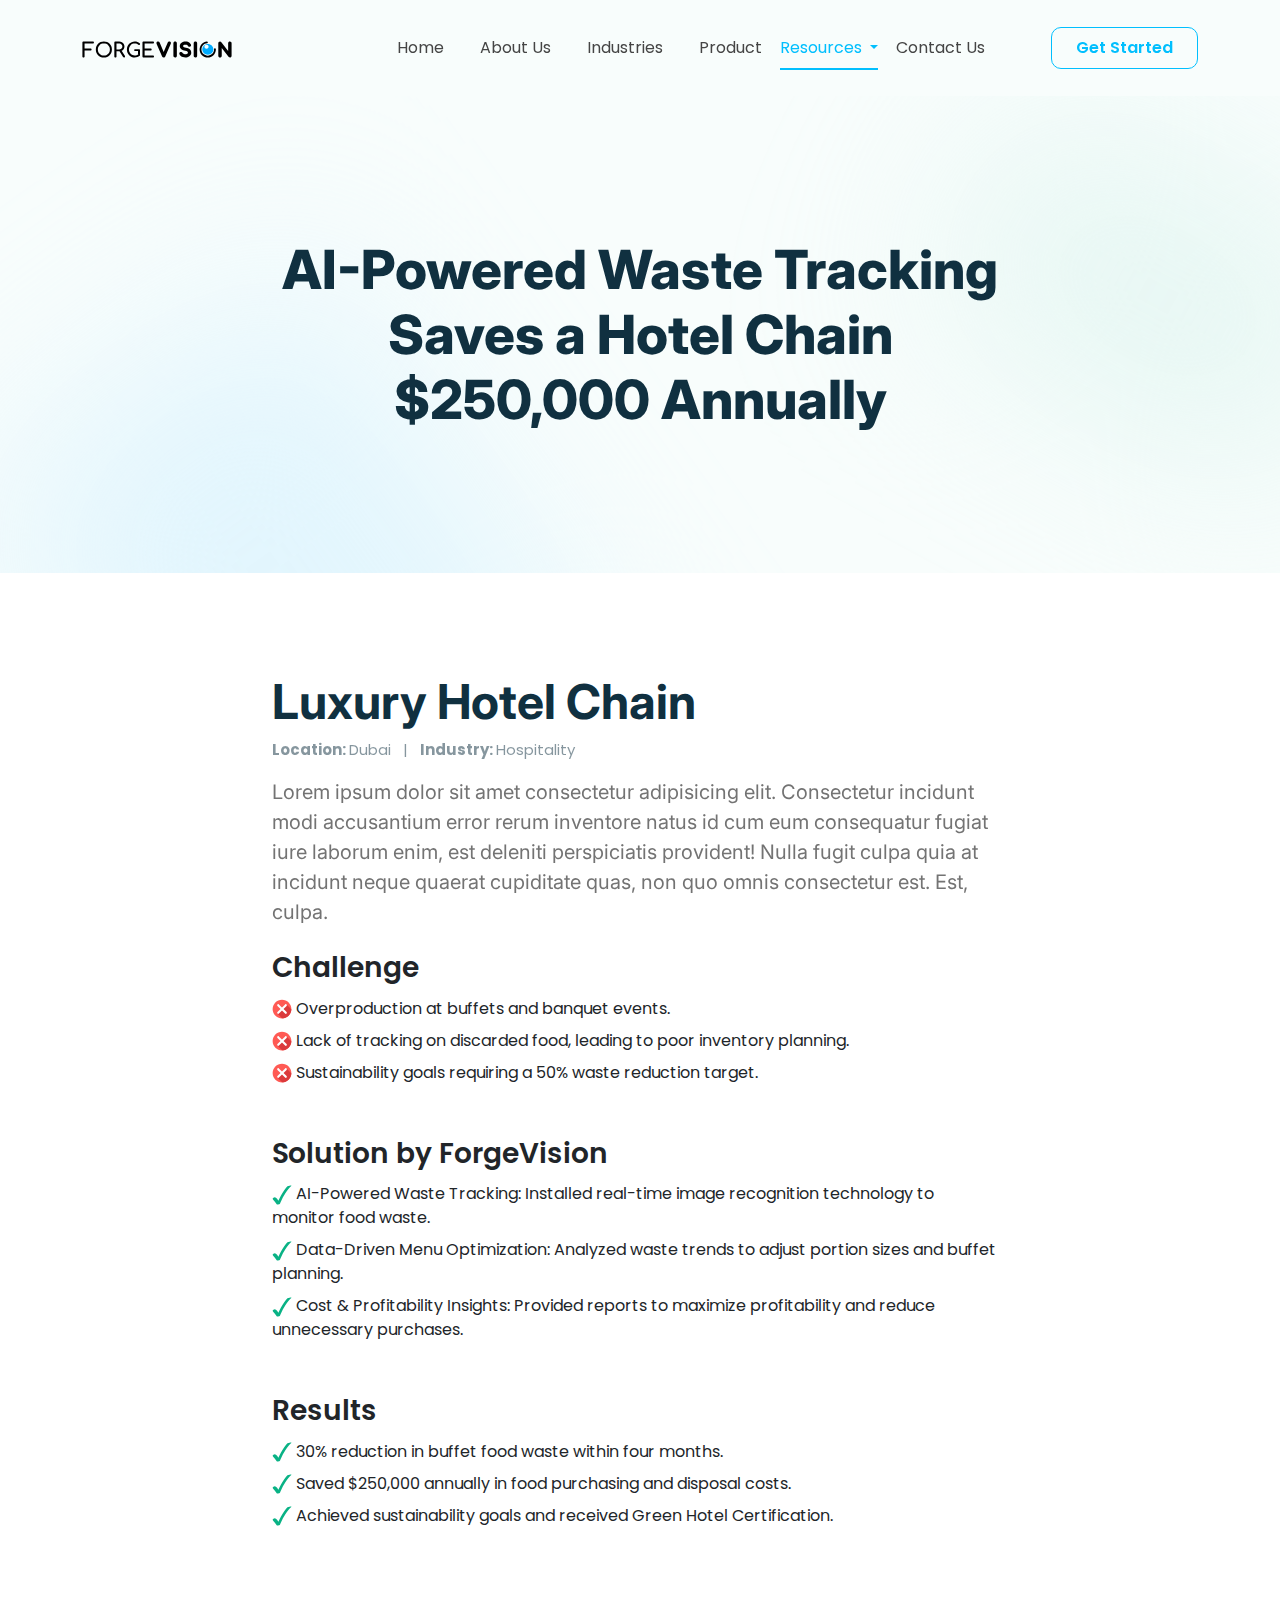
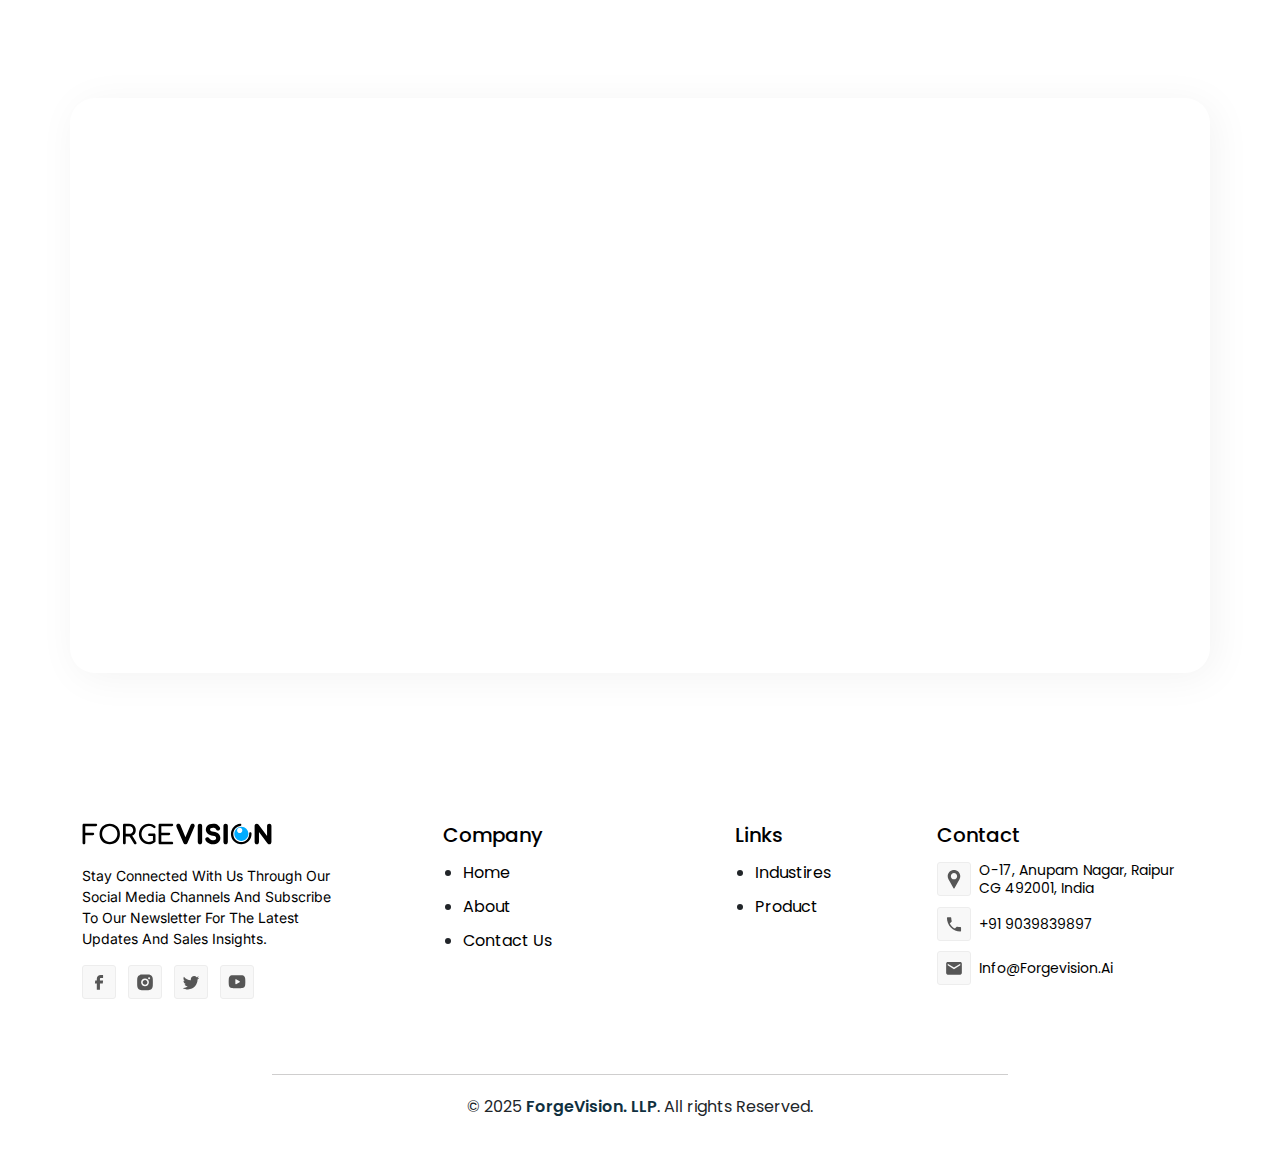
<file: ai-powered-waste-tracking-saves-a-hotel-chain-annually.html>
<!DOCTYPE html>
<html lang="en">

<head>
    <meta charset="UTF-8" />
    <meta name="viewport" content="width=device-width, initial-scale=1.0" />
    <title>AI-Powered Waste Tracking Saves a Hotel Chain $250,000 Annually | ForgeVision - Food Waste Prevention</title>
    <link rel="shortcut icon" href="images/favicon.png" type="image/x-icon" />
    <link rel="stylesheet" href="css/bootstrap.min.css" />
    <link rel="stylesheet" href="css/styles.css" />
    <link rel="stylesheet" href="https://cdn.jsdelivr.net/npm/swiper@11/swiper-bundle.min.css" />
    <link rel="preconnect" href="https://fonts.googleapis.com">
    <link rel="preconnect" href="https://fonts.gstatic.com" crossorigin>
    <link
        href="https://fonts.googleapis.com/css2?family=Inter:opsz,wght@14..32,100..900&family=Poppins:wght@400;500;600;700&display=swap"
        rel="stylesheet">

    <!-- animation -->
    <link href="https://unpkg.com/aos@2.3.1/dist/aos.css" rel="stylesheet">

</head>

<body>
    <header>
        <!-- Navigation Bar -->
        <nav class="navbar navbar-expand-lg py-0">
            <div class="container text-center">
                <a class="navbar-brand" href="/ForgeVision/index.html"><img src="images/Logo.svg" alt="logo"></a>
                <button class="navbar-toggler" type="button" data-bs-toggle="collapse" data-bs-target="#navbarNav">
                    <span class="navbar-toggler-icon"></span>
                </button>
                <div class="collapse navbar-collapse" id="navbarNav">
                    <ul class="navbar-nav ms-auto">
                        <li class="nav-item"><a class="nav-link" href="/ForgeVision/index.html">Home</a></li>
                        <li class="nav-item"><a class="nav-link" href="about.html">About Us</a></li>
                        <li class="nav-item"><a class="nav-link" href="industries.html">Industries</a></li>
                        <li class="nav-item"><a class="nav-link" href="product.html">Product</a></li>
                        <div class="dropdown">
                            <a class="nav-link active dropdown-toggle cursor-pointer" data-bs-toggle="dropdown"
                                aria-expanded="false">
                                Resources
                            </a>
                            <ul class="dropdown-menu">
                                <li><a class="dropdown-item" href="blog.html">Blogs</a></li>
                                <li><a class="dropdown-item" href="case-studies.html">Case studies</a></li>
                            </ul>
                        </div>
                        <li class="nav-item"><a class="nav-link" href="contact.html">Contact Us</a></li>
                    </ul>
                    <a class="theme-border-btn d-inline-flex text-center ms-xl-5 ms-md-3 m mt-lg-0 mt-4"
                        href="contact.html">Get Started</a>
                </div>
            </div>
        </nav>
    </header>

    <main>
        <section class="small-banner">
            <div class="container">
                <div class="row justify-content-center align-items-center">
                    <div class="col-lg-8 text-center">
                        <h1 class="main-heading">AI-Powered Waste Tracking Saves a Hotel Chain $250,000
                            Annually</h1>
                    </div>
                </div>
            </div>
        </section>

        <section class="py-100">
            <div class="container">
                <div class="row justify-content-center">
                    <div class="col-lg-8 pe-lg-4">
                        <h2 class="section-title">Luxury Hotel Chain</h2>
                        <div class="flex small-para mb-3"><span><strong>Location: </strong>Dubai</span> <span
                                class="px-2">|</span> <span><strong>Industry: </strong>Hospitality</span></div>
                        <p class="medium-para mw-100">Lorem ipsum dolor sit amet consectetur adipisicing elit.
                            Consectetur incidunt modi accusantium error rerum inventore natus id cum eum consequatur
                            fugiat iure laborum enim, est deleniti perspiciatis provident! Nulla fugit culpa quia at
                            incidunt neque quaerat cupiditate quas, non quo omnis consectetur est. Est, culpa.</p>
                        <h2 class="blog-title mt-4 mb-2">Challenge</h2>
                        <ul class="list-unstyled mb-lg-5 mb-4">
                            <li class="py-1"><svg width="20" height="20" viewBox="0 0 20 20" fill="none"
                                    xmlns="http://www.w3.org/2000/svg">
                                    <g clip-path="url(#clip0_5305_5064)">
                                        <path
                                            d="M10 19.375C15.1777 19.375 19.375 15.1777 19.375 10C19.375 4.82233 15.1777 0.625 10 0.625C4.82233 0.625 0.625 4.82233 0.625 10C0.625 15.1777 4.82233 19.375 10 19.375Z"
                                            fill="#FF5A54" />
                                        <path fill-rule="evenodd" clip-rule="evenodd"
                                            d="M19.3701 10.18C19.274 15.2126 15.2126 19.274 10.18 19.3701C8.58748 17.7777 6.99072 16.1887 5.39846 14.5965C4.98182 14.1798 4.98178 13.4981 5.39842 13.0814L8.48236 9.99744L5.39842 6.9135C4.98178 6.49686 4.98178 5.8151 5.39842 5.39846C5.81506 4.98182 6.49682 4.98178 6.9135 5.39842L9.99744 8.48236L13.0814 5.39842C13.498 4.98178 14.1798 4.98178 14.5965 5.39842C16.1887 6.99068 17.7776 8.58748 19.3701 10.18Z"
                                            fill="#DB3A3C" />
                                        <path fill-rule="evenodd" clip-rule="evenodd"
                                            d="M5.39842 14.5965C5.81506 15.0131 6.49686 15.0131 6.9135 14.5965L9.99744 11.5125L13.0814 14.5965C13.498 15.0131 14.1798 15.0131 14.5964 14.5965C15.0131 14.1798 15.0131 13.4981 14.5964 13.0814L11.5125 9.99744L14.5965 6.9135C15.0131 6.49686 15.0131 5.8151 14.5965 5.39846C14.1798 4.98182 13.4981 4.98182 13.0814 5.39846L9.99744 8.48236L6.9135 5.39842C6.49686 4.98178 5.8151 4.98178 5.39846 5.39842C4.98182 5.81506 4.98182 6.49682 5.39846 6.91346L8.48236 9.99744L5.39842 13.0814C4.98178 13.498 4.98178 14.1798 5.39842 14.5965Z"
                                            fill="white" />
                                    </g>
                                    <defs>
                                        <clipPath id="clip0_5305_5064">
                                            <rect width="20" height="20" fill="white" />
                                        </clipPath>
                                    </defs>
                                </svg>
                                Overproduction at buffets and banquet events.</li>
                            <li class="py-1">
                                <svg width="20" height="20" viewBox="0 0 20 20" fill="none"
                                    xmlns="http://www.w3.org/2000/svg">
                                    <g clip-path="url(#clip0_5305_5064)">
                                        <path
                                            d="M10 19.375C15.1777 19.375 19.375 15.1777 19.375 10C19.375 4.82233 15.1777 0.625 10 0.625C4.82233 0.625 0.625 4.82233 0.625 10C0.625 15.1777 4.82233 19.375 10 19.375Z"
                                            fill="#FF5A54" />
                                        <path fill-rule="evenodd" clip-rule="evenodd"
                                            d="M19.3701 10.18C19.274 15.2126 15.2126 19.274 10.18 19.3701C8.58748 17.7777 6.99072 16.1887 5.39846 14.5965C4.98182 14.1798 4.98178 13.4981 5.39842 13.0814L8.48236 9.99744L5.39842 6.9135C4.98178 6.49686 4.98178 5.8151 5.39842 5.39846C5.81506 4.98182 6.49682 4.98178 6.9135 5.39842L9.99744 8.48236L13.0814 5.39842C13.498 4.98178 14.1798 4.98178 14.5965 5.39842C16.1887 6.99068 17.7776 8.58748 19.3701 10.18Z"
                                            fill="#DB3A3C" />
                                        <path fill-rule="evenodd" clip-rule="evenodd"
                                            d="M5.39842 14.5965C5.81506 15.0131 6.49686 15.0131 6.9135 14.5965L9.99744 11.5125L13.0814 14.5965C13.498 15.0131 14.1798 15.0131 14.5964 14.5965C15.0131 14.1798 15.0131 13.4981 14.5964 13.0814L11.5125 9.99744L14.5965 6.9135C15.0131 6.49686 15.0131 5.8151 14.5965 5.39846C14.1798 4.98182 13.4981 4.98182 13.0814 5.39846L9.99744 8.48236L6.9135 5.39842C6.49686 4.98178 5.8151 4.98178 5.39846 5.39842C4.98182 5.81506 4.98182 6.49682 5.39846 6.91346L8.48236 9.99744L5.39842 13.0814C4.98178 13.498 4.98178 14.1798 5.39842 14.5965Z"
                                            fill="white" />
                                    </g>
                                    <defs>
                                        <clipPath id="clip0_5305_5064">
                                            <rect width="20" height="20" fill="white" />
                                        </clipPath>
                                    </defs>
                                </svg>

                                Lack of tracking on discarded food, leading to poor inventory planning.
                            </li>
                            <li class="py-1">
                                <svg width="20" height="20" viewBox="0 0 20 20" fill="none"
                                    xmlns="http://www.w3.org/2000/svg">
                                    <g clip-path="url(#clip0_5305_5064)">
                                        <path
                                            d="M10 19.375C15.1777 19.375 19.375 15.1777 19.375 10C19.375 4.82233 15.1777 0.625 10 0.625C4.82233 0.625 0.625 4.82233 0.625 10C0.625 15.1777 4.82233 19.375 10 19.375Z"
                                            fill="#FF5A54" />
                                        <path fill-rule="evenodd" clip-rule="evenodd"
                                            d="M19.3701 10.18C19.274 15.2126 15.2126 19.274 10.18 19.3701C8.58748 17.7777 6.99072 16.1887 5.39846 14.5965C4.98182 14.1798 4.98178 13.4981 5.39842 13.0814L8.48236 9.99744L5.39842 6.9135C4.98178 6.49686 4.98178 5.8151 5.39842 5.39846C5.81506 4.98182 6.49682 4.98178 6.9135 5.39842L9.99744 8.48236L13.0814 5.39842C13.498 4.98178 14.1798 4.98178 14.5965 5.39842C16.1887 6.99068 17.7776 8.58748 19.3701 10.18Z"
                                            fill="#DB3A3C" />
                                        <path fill-rule="evenodd" clip-rule="evenodd"
                                            d="M5.39842 14.5965C5.81506 15.0131 6.49686 15.0131 6.9135 14.5965L9.99744 11.5125L13.0814 14.5965C13.498 15.0131 14.1798 15.0131 14.5964 14.5965C15.0131 14.1798 15.0131 13.4981 14.5964 13.0814L11.5125 9.99744L14.5965 6.9135C15.0131 6.49686 15.0131 5.8151 14.5965 5.39846C14.1798 4.98182 13.4981 4.98182 13.0814 5.39846L9.99744 8.48236L6.9135 5.39842C6.49686 4.98178 5.8151 4.98178 5.39846 5.39842C4.98182 5.81506 4.98182 6.49682 5.39846 6.91346L8.48236 9.99744L5.39842 13.0814C4.98178 13.498 4.98178 14.1798 5.39842 14.5965Z"
                                            fill="white" />
                                    </g>
                                    <defs>
                                        <clipPath id="clip0_5305_5064">
                                            <rect width="20" height="20" fill="white" />
                                        </clipPath>
                                    </defs>
                                </svg>

                                Sustainability goals requiring a 50% waste reduction target.
                            </li>
                        </ul>
                        <h2 class="blog-title mt-4 mb-2">Solution by ForgeVision</h2>
                        <ul class="list-unstyled mb-lg-5 mb-4">
                            <li class="py-1"><svg width="20" height="20" viewBox="0 0 20 20" fill="none"
                                    xmlns="http://www.w3.org/2000/svg">
                                    <g clip-path="url(#clip0_5305_5085)">
                                        <path fill-rule="evenodd" clip-rule="evenodd"
                                            d="M19.0711 0.5C18.7847 0.5 18.2575 0.5548 17.4881 0.6622C16.7187 0.7702 16.2213 0.8744 15.9971 0.9732C15.7721 1.072 15.3655 1.4148 14.7785 1.9978C14.1909 2.5828 13.3385 3.6626 12.2239 5.2362C11.1079 6.8114 10.0667 8.4742 9.09886 10.2262C8.11721 12.0056 7.2129 13.8267 6.38846 15.6842C5.61266 14.3558 4.91166 13.4552 4.28186 12.9816C3.65366 12.506 3.12366 12.2688 2.69266 12.2688C2.35626 12.2688 1.93466 12.4482 1.42606 12.8054C0.918062 13.1638 0.664062 13.5144 0.664062 13.8602C0.664062 14.1106 0.897062 14.4816 1.36326 14.9722C2.28646 15.9476 3.10366 16.982 3.81106 18.077C4.24306 18.7318 4.53026 19.1338 4.67346 19.2802C4.81586 19.4254 5.24986 19.5 5.97546 19.5C6.98526 19.5 7.58486 19.3706 7.77546 19.11C7.96466 18.8594 8.31446 18.112 8.82466 16.866C10.0853 13.7464 11.6527 10.7674 13.5259 7.931C15.4009 5.0956 17.1183 2.9508 18.6817 1.4978C18.9931 1.2218 19.1803 1.0428 19.2461 0.9602C19.3101 0.8772 19.3429 0.7938 19.3429 0.707C19.3429 0.5698 19.2519 0.5 19.0711 0.5Z"
                                            fill="#09B285" />
                                    </g>
                                    <defs>
                                        <clipPath id="clip0_5305_5085">
                                            <rect width="20" height="20" fill="white" />
                                        </clipPath>
                                    </defs>
                                </svg>

                                AI-Powered Waste Tracking: Installed real-time image recognition
                                technology to monitor food waste.</li>
                            <li class="py-1">
                                <svg width="20" height="20" viewBox="0 0 20 20" fill="none"
                                    xmlns="http://www.w3.org/2000/svg">
                                    <g clip-path="url(#clip0_5305_5085)">
                                        <path fill-rule="evenodd" clip-rule="evenodd"
                                            d="M19.0711 0.5C18.7847 0.5 18.2575 0.5548 17.4881 0.6622C16.7187 0.7702 16.2213 0.8744 15.9971 0.9732C15.7721 1.072 15.3655 1.4148 14.7785 1.9978C14.1909 2.5828 13.3385 3.6626 12.2239 5.2362C11.1079 6.8114 10.0667 8.4742 9.09886 10.2262C8.11721 12.0056 7.2129 13.8267 6.38846 15.6842C5.61266 14.3558 4.91166 13.4552 4.28186 12.9816C3.65366 12.506 3.12366 12.2688 2.69266 12.2688C2.35626 12.2688 1.93466 12.4482 1.42606 12.8054C0.918062 13.1638 0.664062 13.5144 0.664062 13.8602C0.664062 14.1106 0.897062 14.4816 1.36326 14.9722C2.28646 15.9476 3.10366 16.982 3.81106 18.077C4.24306 18.7318 4.53026 19.1338 4.67346 19.2802C4.81586 19.4254 5.24986 19.5 5.97546 19.5C6.98526 19.5 7.58486 19.3706 7.77546 19.11C7.96466 18.8594 8.31446 18.112 8.82466 16.866C10.0853 13.7464 11.6527 10.7674 13.5259 7.931C15.4009 5.0956 17.1183 2.9508 18.6817 1.4978C18.9931 1.2218 19.1803 1.0428 19.2461 0.9602C19.3101 0.8772 19.3429 0.7938 19.3429 0.707C19.3429 0.5698 19.2519 0.5 19.0711 0.5Z"
                                            fill="#09B285" />
                                    </g>
                                    <defs>
                                        <clipPath id="clip0_5305_5085">
                                            <rect width="20" height="20" fill="white" />
                                        </clipPath>
                                    </defs>
                                </svg>

                                Data-Driven Menu Optimization: Analyzed waste trends to adjust portion
                                sizes and buffet planning.
                            </li>
                            <li class="py-1">
                                <svg width="20" height="20" viewBox="0 0 20 20" fill="none"
                                    xmlns="http://www.w3.org/2000/svg">
                                    <g clip-path="url(#clip0_5305_5085)">
                                        <path fill-rule="evenodd" clip-rule="evenodd"
                                            d="M19.0711 0.5C18.7847 0.5 18.2575 0.5548 17.4881 0.6622C16.7187 0.7702 16.2213 0.8744 15.9971 0.9732C15.7721 1.072 15.3655 1.4148 14.7785 1.9978C14.1909 2.5828 13.3385 3.6626 12.2239 5.2362C11.1079 6.8114 10.0667 8.4742 9.09886 10.2262C8.11721 12.0056 7.2129 13.8267 6.38846 15.6842C5.61266 14.3558 4.91166 13.4552 4.28186 12.9816C3.65366 12.506 3.12366 12.2688 2.69266 12.2688C2.35626 12.2688 1.93466 12.4482 1.42606 12.8054C0.918062 13.1638 0.664062 13.5144 0.664062 13.8602C0.664062 14.1106 0.897062 14.4816 1.36326 14.9722C2.28646 15.9476 3.10366 16.982 3.81106 18.077C4.24306 18.7318 4.53026 19.1338 4.67346 19.2802C4.81586 19.4254 5.24986 19.5 5.97546 19.5C6.98526 19.5 7.58486 19.3706 7.77546 19.11C7.96466 18.8594 8.31446 18.112 8.82466 16.866C10.0853 13.7464 11.6527 10.7674 13.5259 7.931C15.4009 5.0956 17.1183 2.9508 18.6817 1.4978C18.9931 1.2218 19.1803 1.0428 19.2461 0.9602C19.3101 0.8772 19.3429 0.7938 19.3429 0.707C19.3429 0.5698 19.2519 0.5 19.0711 0.5Z"
                                            fill="#09B285" />
                                    </g>
                                    <defs>
                                        <clipPath id="clip0_5305_5085">
                                            <rect width="20" height="20" fill="white" />
                                        </clipPath>
                                    </defs>
                                </svg>

                                Cost & Profitability Insights: Provided reports to maximize
                                profitability and reduce unnecessary purchases.
                            </li>
                        </ul>

                        <h3 class="blog-title mt-4 mb-2">Results</h3>
                        <ul class="list-unstyled">
                            <li class="py-1"><svg width="20" height="20" viewBox="0 0 20 20" fill="none"
                                    xmlns="http://www.w3.org/2000/svg">
                                    <g clip-path="url(#clip0_5305_5085)">
                                        <path fill-rule="evenodd" clip-rule="evenodd"
                                            d="M19.0711 0.5C18.7847 0.5 18.2575 0.5548 17.4881 0.6622C16.7187 0.7702 16.2213 0.8744 15.9971 0.9732C15.7721 1.072 15.3655 1.4148 14.7785 1.9978C14.1909 2.5828 13.3385 3.6626 12.2239 5.2362C11.1079 6.8114 10.0667 8.4742 9.09886 10.2262C8.11721 12.0056 7.2129 13.8267 6.38846 15.6842C5.61266 14.3558 4.91166 13.4552 4.28186 12.9816C3.65366 12.506 3.12366 12.2688 2.69266 12.2688C2.35626 12.2688 1.93466 12.4482 1.42606 12.8054C0.918062 13.1638 0.664062 13.5144 0.664062 13.8602C0.664062 14.1106 0.897062 14.4816 1.36326 14.9722C2.28646 15.9476 3.10366 16.982 3.81106 18.077C4.24306 18.7318 4.53026 19.1338 4.67346 19.2802C4.81586 19.4254 5.24986 19.5 5.97546 19.5C6.98526 19.5 7.58486 19.3706 7.77546 19.11C7.96466 18.8594 8.31446 18.112 8.82466 16.866C10.0853 13.7464 11.6527 10.7674 13.5259 7.931C15.4009 5.0956 17.1183 2.9508 18.6817 1.4978C18.9931 1.2218 19.1803 1.0428 19.2461 0.9602C19.3101 0.8772 19.3429 0.7938 19.3429 0.707C19.3429 0.5698 19.2519 0.5 19.0711 0.5Z"
                                            fill="#09B285" />
                                    </g>
                                    <defs>
                                        <clipPath id="clip0_5305_5085">
                                            <rect width="20" height="20" fill="white" />
                                        </clipPath>
                                    </defs>
                                </svg>

                                30% reduction in buffet food waste within four months.</li>
                            <li class="py-1"><svg width="20" height="20" viewBox="0 0 20 20" fill="none"
                                    xmlns="http://www.w3.org/2000/svg">
                                    <g clip-path="url(#clip0_5305_5085)">
                                        <path fill-rule="evenodd" clip-rule="evenodd"
                                            d="M19.0711 0.5C18.7847 0.5 18.2575 0.5548 17.4881 0.6622C16.7187 0.7702 16.2213 0.8744 15.9971 0.9732C15.7721 1.072 15.3655 1.4148 14.7785 1.9978C14.1909 2.5828 13.3385 3.6626 12.2239 5.2362C11.1079 6.8114 10.0667 8.4742 9.09886 10.2262C8.11721 12.0056 7.2129 13.8267 6.38846 15.6842C5.61266 14.3558 4.91166 13.4552 4.28186 12.9816C3.65366 12.506 3.12366 12.2688 2.69266 12.2688C2.35626 12.2688 1.93466 12.4482 1.42606 12.8054C0.918062 13.1638 0.664062 13.5144 0.664062 13.8602C0.664062 14.1106 0.897062 14.4816 1.36326 14.9722C2.28646 15.9476 3.10366 16.982 3.81106 18.077C4.24306 18.7318 4.53026 19.1338 4.67346 19.2802C4.81586 19.4254 5.24986 19.5 5.97546 19.5C6.98526 19.5 7.58486 19.3706 7.77546 19.11C7.96466 18.8594 8.31446 18.112 8.82466 16.866C10.0853 13.7464 11.6527 10.7674 13.5259 7.931C15.4009 5.0956 17.1183 2.9508 18.6817 1.4978C18.9931 1.2218 19.1803 1.0428 19.2461 0.9602C19.3101 0.8772 19.3429 0.7938 19.3429 0.707C19.3429 0.5698 19.2519 0.5 19.0711 0.5Z"
                                            fill="#09B285" />
                                    </g>
                                    <defs>
                                        <clipPath id="clip0_5305_5085">
                                            <rect width="20" height="20" fill="white" />
                                        </clipPath>
                                    </defs>
                                </svg>

                                Saved $250,000 annually in food purchasing and disposal costs.</li>
                            <li class="py-1"><svg width="20" height="20" viewBox="0 0 20 20" fill="none"
                                    xmlns="http://www.w3.org/2000/svg">
                                    <g clip-path="url(#clip0_5305_5085)">
                                        <path fill-rule="evenodd" clip-rule="evenodd"
                                            d="M19.0711 0.5C18.7847 0.5 18.2575 0.5548 17.4881 0.6622C16.7187 0.7702 16.2213 0.8744 15.9971 0.9732C15.7721 1.072 15.3655 1.4148 14.7785 1.9978C14.1909 2.5828 13.3385 3.6626 12.2239 5.2362C11.1079 6.8114 10.0667 8.4742 9.09886 10.2262C8.11721 12.0056 7.2129 13.8267 6.38846 15.6842C5.61266 14.3558 4.91166 13.4552 4.28186 12.9816C3.65366 12.506 3.12366 12.2688 2.69266 12.2688C2.35626 12.2688 1.93466 12.4482 1.42606 12.8054C0.918062 13.1638 0.664062 13.5144 0.664062 13.8602C0.664062 14.1106 0.897062 14.4816 1.36326 14.9722C2.28646 15.9476 3.10366 16.982 3.81106 18.077C4.24306 18.7318 4.53026 19.1338 4.67346 19.2802C4.81586 19.4254 5.24986 19.5 5.97546 19.5C6.98526 19.5 7.58486 19.3706 7.77546 19.11C7.96466 18.8594 8.31446 18.112 8.82466 16.866C10.0853 13.7464 11.6527 10.7674 13.5259 7.931C15.4009 5.0956 17.1183 2.9508 18.6817 1.4978C18.9931 1.2218 19.1803 1.0428 19.2461 0.9602C19.3101 0.8772 19.3429 0.7938 19.3429 0.707C19.3429 0.5698 19.2519 0.5 19.0711 0.5Z"
                                            fill="#09B285" />
                                    </g>
                                    <defs>
                                        <clipPath id="clip0_5305_5085">
                                            <rect width="20" height="20" fill="white" />
                                        </clipPath>
                                    </defs>
                                </svg>

                                Achieved sustainability goals and received Green Hotel Certification.
                            </li>
                        </ul>
                    </div>
                    <!-- <div class="col-lg-4 ps-lg-4 mt-lg-0 mt-4 border-start">
                        <div class="recent-blogs">
                            <h3 class="small-title">Recent Blogs</h3>
                            <ul class="ps-0">
                                <li>
                                    <a href="#">
                                        <div class="img-wrapper">
                                            <img src="images/Food-Waste-4.jpg" alt="food-waste" class="w-100">
                                        </div>
                                        <div>
                                            <h4>The Hidden Cost of Food Waste: How AI is Revolutionizing the F&B Industry</h4>
                                            <p class="small-para">Lorem ipsum dolor sit amet consectetur adipisicing elit. Reiciendis nam praesentium nisi.</p>
                                        </div>
                                    </a>
                                </li>
                                <li>
                                    <a href="#">
                                        <div class="img-wrapper">
                                            <img src="images/Food-Waste-4.jpg" alt="food-waste" class="w-100">
                                        </div>
                                        <div>
                                            <h4>The Hidden Cost of Food Waste: How AI is Revolutionizing the F&B Industry</h4>
                                            <p class="small-para">Lorem ipsum dolor sit amet consectetur adipisicing elit. Reiciendis nam praesentium nisi.</p>
                                        </div>
                                    </a>
                                </li>
                                <li>
                                    <a href="#">
                                        <div class="img-wrapper">
                                            <img src="images/Food-Waste-4.jpg" alt="food-waste" class="w-100">
                                        </div>
                                        <div>
                                            <h4>The Hidden Cost of Food Waste: How AI is Revolutionizing the F&B Industry</h4>
                                            <p class="small-para">Lorem ipsum dolor sit amet consectetur adipisicing elit. Reiciendis nam praesentium nisi.</p>
                                        </div>
                                    </a>
                                </li>
                            </ul>
                        </div>
                    </div> -->
                </div>

            </div>
        </section>

        <section class="cta-wrapper">
            <div class="container">
                <div class="row cta-inner-wrapper">
                    <div class="col-lg-7 d-flex align-items-center" data-aos="fade-right" data-aos-duration="3000">
                        <div class="padding-wrapper text-lg-start text-center">
                            <h2 class="section-title">
                                Ready to Take Control of Food Waste?
                            </h2>
                            <p class="medium-para mw-100">Join hundreds of businesses using ForgeVision to optimize food
                                waste
                                management and boost profitability.</p>
                            <a href="contact.html"
                                class="theme-gradient-btn d-inline-flex text-center mt-md-4 mt-3">Schedule a Demo</a>
                        </div>
                    </div>
                    <div class="col-lg-5 d-flex align-items-end justify-content-center text-center" data-aos="fade-up"
                        data-aos-duration="3000">
                        <img src="images/cta-image.png" alt="cta" class="cta-img-wrapper">
                    </div>
                </div>
            </div>
        </section>
    </main>

    <footer>
        <div class="container">
            <div class="row">
                <div class="col-lg-3 col-md-6 col-12 mb-lg-0 mb-4">
                    <a href="/ForgeVision/index.html"><img src="images/Logo.svg" alt="logo" class="logo"></a>
                    <p class="f-para">Stay connected with us through our social media channels and subscribe to our
                        newsletter for
                        the latest
                        updates and sales insights.</p>
                    <ul class="social-link mt-3">
                        <li>
                            <a href="#" class="f-icon-wrapper">
                                <svg width="16" height="17" viewBox="0 0 16 17" fill="none"
                                    xmlns="http://www.w3.org/2000/svg">
                                    <path
                                        d="M6.13249 15.1432H8.79916V9.80323H11.2018L11.4658 7.1499H8.79916V5.8099C8.79916 5.63308 8.86939 5.46352 8.99442 5.33849C9.11944 5.21347 9.28901 5.14323 9.46582 5.14323H11.4658V2.47656H9.46582C8.58177 2.47656 7.73392 2.82775 7.1088 3.45287C6.48368 4.07799 6.13249 4.92584 6.13249 5.8099V7.1499H4.79916L4.53516 9.80323H6.13249V15.1432Z"
                                        fill="#565656" />
                                </svg>
                            </a>
                        </li>
                        <li>
                            <a href="#" class="f-icon-wrapper">
                                <svg width="16" height="17" viewBox="0 0 16 17" fill="none"
                                    xmlns="http://www.w3.org/2000/svg">
                                    <path
                                        d="M8.68832 2.14844C9.43832 2.15044 9.81899 2.15444 10.1477 2.16377L10.277 2.16844C10.4263 2.17377 10.5737 2.18044 10.7517 2.18844C11.461 2.22177 11.945 2.33377 12.3697 2.49844C12.8097 2.66777 13.1803 2.8971 13.551 3.2671C13.89 3.60037 14.1523 4.0035 14.3197 4.44844C14.4843 4.8731 14.5963 5.3571 14.6297 6.0671C14.6377 6.24444 14.6443 6.39177 14.6497 6.54177L14.6537 6.6711C14.6637 6.9991 14.6677 7.37977 14.669 8.12977L14.6697 8.6271V9.50044C14.6713 9.98671 14.6662 10.473 14.6543 10.9591L14.6503 11.0884C14.645 11.2384 14.6383 11.3858 14.6303 11.5631C14.597 12.2731 14.4837 12.7564 14.3197 13.1818C14.1528 13.627 13.8904 14.0302 13.551 14.3631C13.2176 14.702 12.8145 14.9643 12.3697 15.1318C11.945 15.2964 11.461 15.4084 10.7517 15.4418C10.5935 15.4492 10.4352 15.4559 10.277 15.4618L10.1477 15.4658C9.81899 15.4751 9.43832 15.4798 8.68832 15.4811L8.19099 15.4818H7.31832C6.83183 15.4834 6.34534 15.4783 5.85899 15.4664L5.72966 15.4624C5.5714 15.4564 5.41317 15.4496 5.25499 15.4418C4.54566 15.4084 4.06166 15.2964 3.63632 15.1318C3.19143 14.9647 2.78847 14.7023 2.45566 14.3631C2.11635 14.03 1.8538 13.6268 1.68632 13.1818C1.52166 12.7571 1.40966 12.2731 1.37632 11.5631C1.36889 11.4049 1.36223 11.2467 1.35632 11.0884L1.35299 10.9591C1.3407 10.473 1.33515 9.98671 1.33632 9.50044V8.12977C1.33446 7.6435 1.33935 7.15724 1.35099 6.6711L1.35566 6.54177C1.36099 6.39177 1.36766 6.24444 1.37566 6.0671C1.40899 5.3571 1.52099 4.87377 1.68566 4.44844C1.85306 4.00304 2.11614 3.59979 2.45632 3.2671C2.78905 2.92809 3.19175 2.66576 3.63632 2.49844C4.06166 2.33377 4.54499 2.22177 5.25499 2.18844C5.43232 2.18044 5.58032 2.17377 5.72966 2.16844L5.85899 2.16444C6.34512 2.15259 6.83139 2.14748 7.31766 2.1491L8.68832 2.14844ZM8.00299 5.48177C7.11893 5.48177 6.27109 5.83296 5.64597 6.45808C5.02084 7.0832 4.66966 7.93105 4.66966 8.8151C4.66966 9.69916 5.02084 10.547 5.64597 11.1721C6.27109 11.7972 7.11893 12.1484 8.00299 12.1484C8.88704 12.1484 9.73489 11.7972 10.36 11.1721C10.9851 10.547 11.3363 9.69916 11.3363 8.8151C11.3363 7.93105 10.9851 7.0832 10.36 6.45808C9.73489 5.83296 8.88704 5.48177 8.00299 5.48177ZM8.00299 6.8151C8.26563 6.81506 8.52571 6.86675 8.76838 6.96722C9.01105 7.06769 9.23155 7.21497 9.4173 7.40066C9.60305 7.58634 9.7504 7.8068 9.85095 8.04943C9.9515 8.29206 10.0033 8.55213 10.0033 8.81477C10.0034 9.07741 9.95168 9.3375 9.85121 9.58016C9.75074 9.82283 9.60346 10.0433 9.41777 10.2291C9.23208 10.4148 9.01163 10.5622 8.769 10.6627C8.52636 10.7633 8.2663 10.8151 8.00366 10.8151C7.47322 10.8151 6.96451 10.6044 6.58944 10.2293C6.21437 9.85425 6.00366 9.34554 6.00366 8.8151C6.00366 8.28467 6.21437 7.77596 6.58944 7.40089C6.96451 7.02582 7.47322 6.8151 8.00366 6.8151M11.5037 4.48177C11.2826 4.48177 11.0707 4.56957 10.9144 4.72585C10.7581 4.88213 10.6703 5.09409 10.6703 5.3151C10.6703 5.53612 10.7581 5.74808 10.9144 5.90436C11.0707 6.06064 11.2826 6.14844 11.5037 6.14844C11.7247 6.14844 11.9366 6.06064 12.0929 5.90436C12.2492 5.74808 12.337 5.53612 12.337 5.3151C12.337 5.09409 12.2492 4.88213 12.0929 4.72585C11.9366 4.56957 11.7247 4.48177 11.5037 4.48177Z"
                                        fill="#565656" />
                                </svg>
                            </a>
                        </li>
                        <li>
                            <a href="#" class="f-icon-wrapper"><svg width="16" height="17" viewBox="0 0 16 17"
                                    fill="none" xmlns="http://www.w3.org/2000/svg">
                                    <path
                                        d="M14.9701 4.8099C14.4568 5.04323 13.9034 5.19656 13.3301 5.2699C13.9168 4.91656 14.3701 4.35656 14.5834 3.68323C14.0301 4.01656 13.4168 4.2499 12.7701 4.38323C12.2434 3.8099 11.5034 3.47656 10.6634 3.47656C9.09677 3.47656 7.81677 4.75656 7.81677 6.33656C7.81677 6.56323 7.84344 6.78323 7.8901 6.9899C5.51677 6.8699 3.40344 5.7299 1.99677 4.00323C1.7501 4.42323 1.6101 4.91656 1.6101 5.43656C1.6101 6.4299 2.1101 7.3099 2.88344 7.8099C2.4101 7.8099 1.9701 7.67656 1.58344 7.47656V7.49656C1.58344 8.88323 2.5701 10.0432 3.87677 10.3032C3.45726 10.418 3.01683 10.434 2.5901 10.3499C2.77118 10.9182 3.1258 11.4155 3.60412 11.7718C4.08243 12.1282 4.6604 12.3257 5.25677 12.3366C4.24586 13.1369 2.99277 13.5694 1.70344 13.5632C1.47677 13.5632 1.2501 13.5499 1.02344 13.5232C2.2901 14.3366 3.79677 14.8099 5.4101 14.8099C10.6634 14.8099 13.5501 10.4499 13.5501 6.6699C13.5501 6.54323 13.5501 6.42323 13.5434 6.29656C14.1034 5.89656 14.5834 5.3899 14.9701 4.8099Z"
                                        fill="#565656" />
                                </svg>
                            </a>
                        </li>
                        <li>
                            <a href="#" class="f-icon-wrapper"><svg width="16" height="13" viewBox="0 0 16 13"
                                    fill="none" xmlns="http://www.w3.org/2000/svg">
                                    <path fill-rule="evenodd" clip-rule="evenodd"
                                        d="M8.0026 1C8.5726 1 9.15727 1.01448 9.72394 1.03817L10.3933 1.06976L11.0339 1.10727L11.6339 1.14742L12.1819 1.18954C12.7767 1.23422 13.3365 1.48467 13.7626 1.89676C14.1887 2.30886 14.4538 2.85617 14.5113 3.4423L14.5379 3.722L14.5879 4.3209C14.6346 4.94151 14.6693 5.61806 14.6693 6.265C14.6693 6.91194 14.6346 7.58849 14.5879 8.2091L14.5379 8.808L14.5113 9.0877C14.4538 9.67393 14.1886 10.2213 13.7623 10.6334C13.3361 11.0455 12.7762 11.2959 12.1813 11.3405L11.6346 11.3819L11.0346 11.4227L10.3933 11.4602L9.72394 11.4918C9.15049 11.5163 8.57659 11.5291 8.0026 11.53C7.42862 11.5291 6.85472 11.5163 6.28127 11.4918L5.61194 11.4602L4.97127 11.4227L4.37127 11.3819L3.82327 11.3405C3.22848 11.2958 2.66874 11.0453 2.24263 10.6332C1.81653 10.2211 1.5514 9.67383 1.49394 9.0877L1.46727 8.808L1.41727 8.2091C1.36649 7.56224 1.33936 6.91379 1.33594 6.265C1.33594 5.61806 1.3706 4.94151 1.41727 4.3209L1.46727 3.722L1.49394 3.4423C1.55138 2.85628 1.81641 2.30905 2.24238 1.89696C2.66835 1.48488 3.22793 1.23437 3.8226 1.18954L4.36994 1.14742L4.96994 1.10727L5.61127 1.06976L6.2806 1.03817C6.85427 1.01364 7.4284 1.00091 8.0026 1ZM6.66927 4.66905V7.86095C6.66927 8.16501 7.0026 8.35455 7.26927 8.20318L10.0693 6.60723C10.1302 6.5726 10.1808 6.52274 10.216 6.46266C10.2512 6.40258 10.2697 6.3344 10.2697 6.265C10.2697 6.1956 10.2512 6.12742 10.216 6.06734C10.1808 6.00726 10.1302 5.9574 10.0693 5.92277L7.26927 4.32748C7.20844 4.29281 7.13944 4.27457 7.06921 4.27458C6.99897 4.27459 6.92997 4.29286 6.86916 4.32754C6.80834 4.36223 6.75785 4.41212 6.72276 4.47218C6.68768 4.53224 6.66923 4.60037 6.66927 4.66971V4.66905Z"
                                        fill="#565656" />
                                </svg>
                            </a>
                        </li>
                    </ul>
                </div>
                <div class="col-lg-3 col-md-6 col-12 mb-lg-0 mb-4 d-flex justify-content-lg-center">
                    <div class="footer-widget">
                        <h5 class="footer-title">Company</h5>
                        <ul>
                            <li><a href="/ForgeVision/index.html">Home</a></li>
                            <li><a href="about.html">About </a></li>
                            <!-- <li><a href="industries.html">Industires</a></li>
                  <li><a href="product.html">Product</a></li> -->
                            <li><a href="contact.html">Contact us</a></li>
                        </ul>
                    </div>
                </div>
                <div class="col-lg-3 col-md-6 col-12 mb-lg-0 mb-4 d-flex justify-content-lg-center ">
                    <div class="footer-widget">
                        <h5 class="footer-title">Links</h5>
                        <ul>
                            <li><a href="industries.html">Industires</a></li>
                            <li><a href="product.html">Product</a></li>
                            <!-- <li><a href="blog.html">Blogs</a></li>
                  <li><a href="case-studies.html">Case Studies</a></li> -->
                        </ul>
                    </div>
                </div>
                <div class="col-lg-3 col-md-6 col-12 mb-lg-0 mb-4">
                    <div class="footer-widget">
                        <h5 class="footer-title">Contact</h5>
                        <ul class="list-unstyled info-widget ps-0">
                            <li><a href="" class="d-flex align-items-center justify-content-start">
                                    <svg class="me-2 f-icon-wrapper" width="16" height="17" viewBox="0 0 16 17"
                                        fill="none" xmlns="http://www.w3.org/2000/svg">
                                        <g clip-path="url(#clip0_58_243)">
                                            <path
                                                d="M7.99741 0.8125C5.05666 0.8125 2.66406 3.20509 2.66406 6.14584C2.66406 7.02866 2.88478 7.90397 3.30437 8.68034L7.70575 16.6406C7.76434 16.7467 7.876 16.8125 7.99741 16.8125C8.11881 16.8125 8.23047 16.7467 8.28906 16.6406L12.6921 8.67772C13.11 7.90397 13.3307 7.02863 13.3307 6.14581C13.3307 3.20509 10.9382 0.8125 7.99741 0.8125ZM7.99741 8.8125C6.52703 8.8125 5.33075 7.61622 5.33075 6.14584C5.33075 4.67547 6.52703 3.47919 7.99741 3.47919C9.46778 3.47919 10.6641 4.67547 10.6641 6.14584C10.6641 7.61622 9.46778 8.8125 7.99741 8.8125Z"
                                                fill="#565656" />
                                        </g>
                                        <defs>
                                            <clipPath id="clip0_58_243">
                                                <rect width="16" height="16" fill="white"
                                                    transform="translate(0 0.8125)" />
                                            </clipPath>
                                        </defs>
                                    </svg>
                                    O-17, Anupam Nagar, Raipur CG 492001, India</a></li>
                            <li><a href="tel:+91 9039839897" class="d-flex align-items-center justify-content-start">
                                    <svg class="me-2 f-icon-wrapper" width="16" height="17" viewBox="0 0 16 17"
                                        fill="none" xmlns="http://www.w3.org/2000/svg">
                                        <path
                                            d="M4.41333 8.00583C5.37333 9.8925 6.92 11.4392 8.80667 12.3992L10.2733 10.9325C10.46 10.7458 10.72 10.6925 10.9533 10.7658C11.7 11.0125 12.5 11.1458 13.3333 11.1458C13.5101 11.1458 13.6797 11.2161 13.8047 11.3411C13.9298 11.4661 14 11.6357 14 11.8125V14.1458C14 14.3226 13.9298 14.4922 13.8047 14.6172C13.6797 14.7423 13.5101 14.8125 13.3333 14.8125C10.3275 14.8125 7.44487 13.6185 5.31946 11.493C3.19404 9.36763 2 6.48495 2 3.47917C2 3.30236 2.07024 3.13279 2.19526 3.00776C2.32029 2.88274 2.48986 2.8125 2.66667 2.8125H5C5.17681 2.8125 5.34638 2.88274 5.4714 3.00776C5.59643 3.13279 5.66667 3.30236 5.66667 3.47917C5.66667 4.3125 5.8 5.1125 6.04667 5.85917C6.12 6.0925 6.06667 6.3525 5.88 6.53917L4.41333 8.00583Z"
                                            fill="#565656" />
                                    </svg>

                                    +91 9039839897 </a></li>
                            <li><a href="mailto:info@forgevision.ai"
                                    class="d-flex align-items-center justify-content-start">
                                    <svg class="me-2 f-icon-wrapper" width="16" height="17" viewBox="0 0 16 17"
                                        fill="none" xmlns="http://www.w3.org/2000/svg">
                                        <path
                                            d="M13.332 3.48438H2.66536C1.93203 3.48438 1.3387 4.08437 1.3387 4.81771L1.33203 12.8177C1.33203 13.551 1.93203 14.151 2.66536 14.151H13.332C14.0654 14.151 14.6654 13.551 14.6654 12.8177V4.81771C14.6654 4.08437 14.0654 3.48438 13.332 3.48438ZM13.332 6.15104L7.9987 9.48437L2.66536 6.15104V4.81771L7.9987 8.15104L13.332 4.81771V6.15104Z"
                                            fill="#565656" />
                                    </svg>

                                    info@forgevision.ai </a></li>
                        </ul>
                    </div>
                </div>
            </div>
            <div class="row justify-content-center f-bottom-wrapper">
                <div class="col-lg-8">
                    <p class="text-center">© 2025 <a href="/">ForgeVision. LLP</a>. All rights Reserved.
                    </p>
                </div>
            </div>
        </div>
    </footer>

    <script src="js/bootstrap.min.js"></script>
    <script src="https://cdn.jsdelivr.net/npm/swiper@11/swiper-bundle.min.js"></script>
    <script src="https://unpkg.com/aos@2.3.1/dist/aos.js"></script>
    <script src="js/script.js"></script>
</body>

</html>
</file>
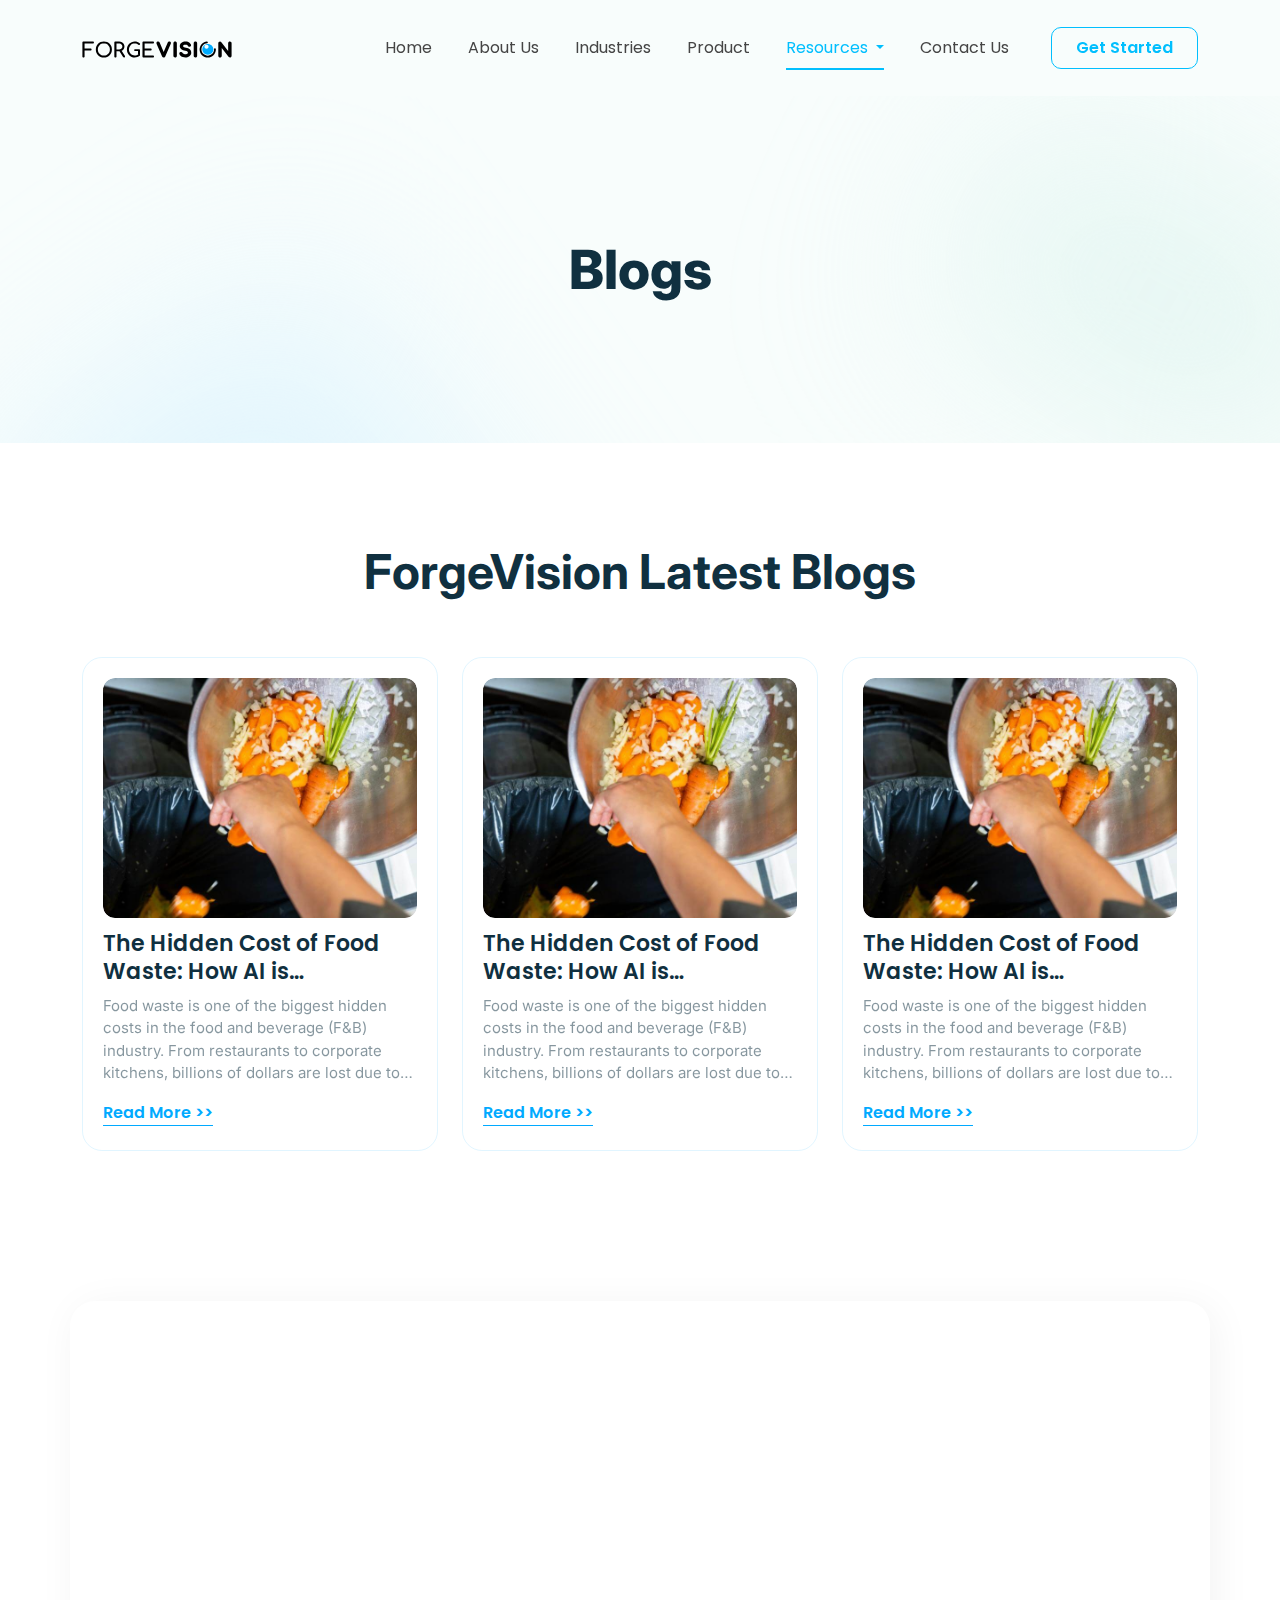
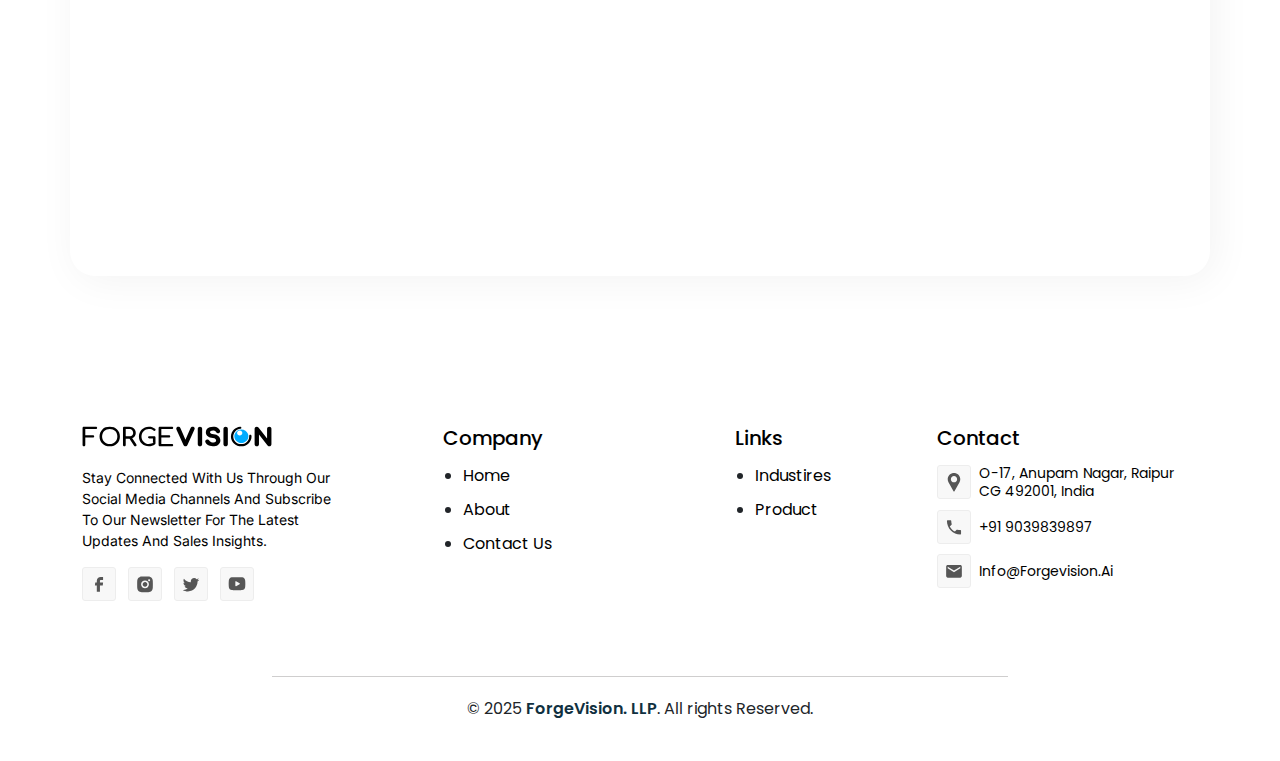
<file: blog.html>
<!DOCTYPE html>
<html lang="en">

<head>
  <meta charset="UTF-8" />
  <meta name="viewport" content="width=device-width, initial-scale=1.0" />
  <title>Blogs | ForgeVision - Food Waste Prevention</title>
  <link rel="shortcut icon" href="images/favicon.png" type="image/x-icon" />
  <link rel="stylesheet" href="css/bootstrap.min.css" />
  <link rel="stylesheet" href="css/styles.css" />
  <link rel="stylesheet" href="https://cdn.jsdelivr.net/npm/swiper@11/swiper-bundle.min.css" />
  <link rel="preconnect" href="https://fonts.googleapis.com">
  <link rel="preconnect" href="https://fonts.gstatic.com" crossorigin>
  <link
    href="https://fonts.googleapis.com/css2?family=Inter:opsz,wght@14..32,100..900&family=Poppins:wght@400;500;600;700&display=swap"
    rel="stylesheet">

  <!-- animation -->
  <link href="https://unpkg.com/aos@2.3.1/dist/aos.css" rel="stylesheet">

</head>

<body>
  <header>
    <!-- Navigation Bar -->
    <nav class="navbar navbar-expand-lg py-0">
      <div class="container text-center">
        <a class="navbar-brand" href="/ForgeVision/index.html"><img src="images/Logo.svg" alt="logo"></a>
        <button class="navbar-toggler" type="button" data-bs-toggle="collapse" data-bs-target="#navbarNav">
          <span class="navbar-toggler-icon"></span>
        </button>
        <div class="collapse navbar-collapse" id="navbarNav">
          <ul class="navbar-nav ms-auto">
            <li class="nav-item"><a class="nav-link" href="/ForgeVision/index.html">Home</a></li>
            <li class="nav-item"><a class="nav-link" href="about.html">About Us</a></li>
            <li class="nav-item"><a class="nav-link" href="industries.html">Industries</a></li>
            <li class="nav-item"><a class="nav-link" href="product.html">Product</a></li>
            <li class="nav-item">
              <div class="dropdown">
                <a class="nav-link active dropdown-toggle cursor-pointer" data-bs-toggle="dropdown"
                  aria-expanded="false">
                  Resources
                </a>
                <ul class="dropdown-menu">
                  <li><a class="dropdown-item" href="blog.html">Blogs</a></li>
                  <li><a class="dropdown-item" href="case-studies.html">Case studies</a></li>
                </ul>
              </div>
            </li>
            <li class="nav-item"><a class="nav-link" href="contact.html">Contact Us</a></li>
          </ul>
          <a class="theme-border-btn d-inline-flex text-center ms-xl-4 ms-md-3 m mt-lg-0 mt-4" href="contact.html">Get
            Started</a>
        </div>
      </div>
    </nav>
  </header>

  <main>
    <section class="small-banner">
      <div class="container">
        <div class="row justify-content-center align-items-center">
          <div class="col-lg-8 text-center">
            <h1 class="main-heading ">Blogs</h1>
          </div>
        </div>
      </div>
    </section>

    <section class="py-100">
      <div class="container">
        <div class="row">
          <div class="col-lg-12">
            <h2 class="section-title text-center">ForgeVision Latest Blogs</h2>
          </div>
        </div>
        <div class="row mt-lg-5 mt-md-4 mt-0">
          <div class="col-lg-4 my-lg-0 my-4">
            <a href="the-hidden-cost-of-food-waste-how-ai-is-revolutionizing-the-fb-industry.html"
              class="blog-box-wrapper">
              <div class="img-wrapper">
                <img src="images/Food-Waste-4.jpg" alt="food waste" class="w-100">
              </div>
              <h2 class="small-title text-secondary">The Hidden Cost of Food Waste: How AI is
                Revolutionizing the F&B Industry</h2>
              <p class="small-para">Food waste is one of the biggest hidden costs in the food and beverage
                (F&B) industry. From restaurants to corporate kitchens, billions of dollars are lost due
                to inefficient food management. But what if technology could change that?</p>
              <button class="learn-more-btn mt-3 mb-1 border-top-0 border-start-0 border-end-0 bg-transparent">Read More
                >> </button>
            </a>
          </div>
          <div class="col-lg-4 my-lg-0 my-4">
            <a href="the-hidden-cost-of-food-waste-how-ai-is-revolutionizing-the-fb-industry.html"
              class="blog-box-wrapper">
              <div class="img-wrapper">
                <img src="images/Food-Waste-4.jpg" alt="food waste" class="w-100">
              </div>
              <h2 class="small-title text-secondary">The Hidden Cost of Food Waste: How AI is
                Revolutionizing the F&B Industry</h2>
              <p class="small-para">Food waste is one of the biggest hidden costs in the food and beverage
                (F&B) industry. From restaurants to corporate kitchens, billions of dollars are lost due
                to inefficient food management. But what if technology could change that?</p>
              <button class="learn-more-btn mt-3 mb-1 border-top-0 border-start-0 border-end-0 bg-transparent">Read More
                >> </button>
            </a>
          </div>
          <div class="col-lg-4 my-lg-0 my-4">
            <a href="the-hidden-cost-of-food-waste-how-ai-is-revolutionizing-the-fb-industry.html"
              class="blog-box-wrapper">
              <div class="img-wrapper">
                <img src="images/Food-Waste-4.jpg" alt="food waste" class="w-100">
              </div>
              <h2 class="small-title text-secondary">The Hidden Cost of Food Waste: How AI is
                Revolutionizing the F&B Industry</h2>
              <p class="small-para">Food waste is one of the biggest hidden costs in the food and beverage
                (F&B) industry. From restaurants to corporate kitchens, billions of dollars are lost due
                to inefficient food management. But what if technology could change that?</p>
              <button class="learn-more-btn mt-3 mb-1 border-top-0 border-start-0 border-end-0 bg-transparent">Read More
                >> </button>
            </a>
          </div>
        </div>
      </div>
    </section>

    <section class="cta-wrapper">
      <div class="container">
        <div class="row cta-inner-wrapper">
          <div class="col-lg-7 d-flex align-items-center" data-aos="fade-right" data-aos-duration="3000">
            <div class="padding-wrapper text-lg-start text-center">
              <h2 class="section-title">
                Ready to Take Control of Food Waste?
              </h2>
              <p class="medium-para mw-100">Join hundreds of businesses using ForgeVision to optimize food
                waste
                management and boost profitability.</p>
              <a href="contact.html" class="theme-gradient-btn d-inline-flex text-center mt-md-4 mt-3">Schedule a
                Demo</a>
            </div>
          </div>
          <div class="col-lg-5 d-flex align-items-end justify-content-center text-center" data-aos="fade-up"
            data-aos-duration="3000">
            <img src="images/cta-image.png" alt="cta" class="cta-img-wrapper">
          </div>
        </div>
      </div>
    </section>
  </main>

  <footer>
    <div class="container">
      <div class="row">
        <div class="col-lg-3 col-md-6 col-12 mb-lg-0 mb-4">
          <a href="/ForgeVision/index.html"><img src="images/Logo.svg" alt="logo" class="logo"></a>
          <p class="f-para">Stay connected with us through our social media channels and subscribe to our newsletter for
            the latest
            updates and sales insights.</p>
          <ul class="social-link mt-3">
            <li>
              <a href="#" class="f-icon-wrapper">
                <svg width="16" height="17" viewBox="0 0 16 17" fill="none" xmlns="http://www.w3.org/2000/svg">
                  <path
                    d="M6.13249 15.1432H8.79916V9.80323H11.2018L11.4658 7.1499H8.79916V5.8099C8.79916 5.63308 8.86939 5.46352 8.99442 5.33849C9.11944 5.21347 9.28901 5.14323 9.46582 5.14323H11.4658V2.47656H9.46582C8.58177 2.47656 7.73392 2.82775 7.1088 3.45287C6.48368 4.07799 6.13249 4.92584 6.13249 5.8099V7.1499H4.79916L4.53516 9.80323H6.13249V15.1432Z"
                    fill="#565656" />
                </svg>
              </a>
            </li>
            <li>
              <a href="#" class="f-icon-wrapper">
                <svg width="16" height="17" viewBox="0 0 16 17" fill="none" xmlns="http://www.w3.org/2000/svg">
                  <path
                    d="M8.68832 2.14844C9.43832 2.15044 9.81899 2.15444 10.1477 2.16377L10.277 2.16844C10.4263 2.17377 10.5737 2.18044 10.7517 2.18844C11.461 2.22177 11.945 2.33377 12.3697 2.49844C12.8097 2.66777 13.1803 2.8971 13.551 3.2671C13.89 3.60037 14.1523 4.0035 14.3197 4.44844C14.4843 4.8731 14.5963 5.3571 14.6297 6.0671C14.6377 6.24444 14.6443 6.39177 14.6497 6.54177L14.6537 6.6711C14.6637 6.9991 14.6677 7.37977 14.669 8.12977L14.6697 8.6271V9.50044C14.6713 9.98671 14.6662 10.473 14.6543 10.9591L14.6503 11.0884C14.645 11.2384 14.6383 11.3858 14.6303 11.5631C14.597 12.2731 14.4837 12.7564 14.3197 13.1818C14.1528 13.627 13.8904 14.0302 13.551 14.3631C13.2176 14.702 12.8145 14.9643 12.3697 15.1318C11.945 15.2964 11.461 15.4084 10.7517 15.4418C10.5935 15.4492 10.4352 15.4559 10.277 15.4618L10.1477 15.4658C9.81899 15.4751 9.43832 15.4798 8.68832 15.4811L8.19099 15.4818H7.31832C6.83183 15.4834 6.34534 15.4783 5.85899 15.4664L5.72966 15.4624C5.5714 15.4564 5.41317 15.4496 5.25499 15.4418C4.54566 15.4084 4.06166 15.2964 3.63632 15.1318C3.19143 14.9647 2.78847 14.7023 2.45566 14.3631C2.11635 14.03 1.8538 13.6268 1.68632 13.1818C1.52166 12.7571 1.40966 12.2731 1.37632 11.5631C1.36889 11.4049 1.36223 11.2467 1.35632 11.0884L1.35299 10.9591C1.3407 10.473 1.33515 9.98671 1.33632 9.50044V8.12977C1.33446 7.6435 1.33935 7.15724 1.35099 6.6711L1.35566 6.54177C1.36099 6.39177 1.36766 6.24444 1.37566 6.0671C1.40899 5.3571 1.52099 4.87377 1.68566 4.44844C1.85306 4.00304 2.11614 3.59979 2.45632 3.2671C2.78905 2.92809 3.19175 2.66576 3.63632 2.49844C4.06166 2.33377 4.54499 2.22177 5.25499 2.18844C5.43232 2.18044 5.58032 2.17377 5.72966 2.16844L5.85899 2.16444C6.34512 2.15259 6.83139 2.14748 7.31766 2.1491L8.68832 2.14844ZM8.00299 5.48177C7.11893 5.48177 6.27109 5.83296 5.64597 6.45808C5.02084 7.0832 4.66966 7.93105 4.66966 8.8151C4.66966 9.69916 5.02084 10.547 5.64597 11.1721C6.27109 11.7972 7.11893 12.1484 8.00299 12.1484C8.88704 12.1484 9.73489 11.7972 10.36 11.1721C10.9851 10.547 11.3363 9.69916 11.3363 8.8151C11.3363 7.93105 10.9851 7.0832 10.36 6.45808C9.73489 5.83296 8.88704 5.48177 8.00299 5.48177ZM8.00299 6.8151C8.26563 6.81506 8.52571 6.86675 8.76838 6.96722C9.01105 7.06769 9.23155 7.21497 9.4173 7.40066C9.60305 7.58634 9.7504 7.8068 9.85095 8.04943C9.9515 8.29206 10.0033 8.55213 10.0033 8.81477C10.0034 9.07741 9.95168 9.3375 9.85121 9.58016C9.75074 9.82283 9.60346 10.0433 9.41777 10.2291C9.23208 10.4148 9.01163 10.5622 8.769 10.6627C8.52636 10.7633 8.2663 10.8151 8.00366 10.8151C7.47322 10.8151 6.96451 10.6044 6.58944 10.2293C6.21437 9.85425 6.00366 9.34554 6.00366 8.8151C6.00366 8.28467 6.21437 7.77596 6.58944 7.40089C6.96451 7.02582 7.47322 6.8151 8.00366 6.8151M11.5037 4.48177C11.2826 4.48177 11.0707 4.56957 10.9144 4.72585C10.7581 4.88213 10.6703 5.09409 10.6703 5.3151C10.6703 5.53612 10.7581 5.74808 10.9144 5.90436C11.0707 6.06064 11.2826 6.14844 11.5037 6.14844C11.7247 6.14844 11.9366 6.06064 12.0929 5.90436C12.2492 5.74808 12.337 5.53612 12.337 5.3151C12.337 5.09409 12.2492 4.88213 12.0929 4.72585C11.9366 4.56957 11.7247 4.48177 11.5037 4.48177Z"
                    fill="#565656" />
                </svg>
              </a>
            </li>
            <li>
              <a href="#" class="f-icon-wrapper"><svg width="16" height="17" viewBox="0 0 16 17" fill="none"
                  xmlns="http://www.w3.org/2000/svg">
                  <path
                    d="M14.9701 4.8099C14.4568 5.04323 13.9034 5.19656 13.3301 5.2699C13.9168 4.91656 14.3701 4.35656 14.5834 3.68323C14.0301 4.01656 13.4168 4.2499 12.7701 4.38323C12.2434 3.8099 11.5034 3.47656 10.6634 3.47656C9.09677 3.47656 7.81677 4.75656 7.81677 6.33656C7.81677 6.56323 7.84344 6.78323 7.8901 6.9899C5.51677 6.8699 3.40344 5.7299 1.99677 4.00323C1.7501 4.42323 1.6101 4.91656 1.6101 5.43656C1.6101 6.4299 2.1101 7.3099 2.88344 7.8099C2.4101 7.8099 1.9701 7.67656 1.58344 7.47656V7.49656C1.58344 8.88323 2.5701 10.0432 3.87677 10.3032C3.45726 10.418 3.01683 10.434 2.5901 10.3499C2.77118 10.9182 3.1258 11.4155 3.60412 11.7718C4.08243 12.1282 4.6604 12.3257 5.25677 12.3366C4.24586 13.1369 2.99277 13.5694 1.70344 13.5632C1.47677 13.5632 1.2501 13.5499 1.02344 13.5232C2.2901 14.3366 3.79677 14.8099 5.4101 14.8099C10.6634 14.8099 13.5501 10.4499 13.5501 6.6699C13.5501 6.54323 13.5501 6.42323 13.5434 6.29656C14.1034 5.89656 14.5834 5.3899 14.9701 4.8099Z"
                    fill="#565656" />
                </svg>
              </a>
            </li>
            <li>
              <a href="#" class="f-icon-wrapper"><svg width="16" height="13" viewBox="0 0 16 13" fill="none"
                  xmlns="http://www.w3.org/2000/svg">
                  <path fill-rule="evenodd" clip-rule="evenodd"
                    d="M8.0026 1C8.5726 1 9.15727 1.01448 9.72394 1.03817L10.3933 1.06976L11.0339 1.10727L11.6339 1.14742L12.1819 1.18954C12.7767 1.23422 13.3365 1.48467 13.7626 1.89676C14.1887 2.30886 14.4538 2.85617 14.5113 3.4423L14.5379 3.722L14.5879 4.3209C14.6346 4.94151 14.6693 5.61806 14.6693 6.265C14.6693 6.91194 14.6346 7.58849 14.5879 8.2091L14.5379 8.808L14.5113 9.0877C14.4538 9.67393 14.1886 10.2213 13.7623 10.6334C13.3361 11.0455 12.7762 11.2959 12.1813 11.3405L11.6346 11.3819L11.0346 11.4227L10.3933 11.4602L9.72394 11.4918C9.15049 11.5163 8.57659 11.5291 8.0026 11.53C7.42862 11.5291 6.85472 11.5163 6.28127 11.4918L5.61194 11.4602L4.97127 11.4227L4.37127 11.3819L3.82327 11.3405C3.22848 11.2958 2.66874 11.0453 2.24263 10.6332C1.81653 10.2211 1.5514 9.67383 1.49394 9.0877L1.46727 8.808L1.41727 8.2091C1.36649 7.56224 1.33936 6.91379 1.33594 6.265C1.33594 5.61806 1.3706 4.94151 1.41727 4.3209L1.46727 3.722L1.49394 3.4423C1.55138 2.85628 1.81641 2.30905 2.24238 1.89696C2.66835 1.48488 3.22793 1.23437 3.8226 1.18954L4.36994 1.14742L4.96994 1.10727L5.61127 1.06976L6.2806 1.03817C6.85427 1.01364 7.4284 1.00091 8.0026 1ZM6.66927 4.66905V7.86095C6.66927 8.16501 7.0026 8.35455 7.26927 8.20318L10.0693 6.60723C10.1302 6.5726 10.1808 6.52274 10.216 6.46266C10.2512 6.40258 10.2697 6.3344 10.2697 6.265C10.2697 6.1956 10.2512 6.12742 10.216 6.06734C10.1808 6.00726 10.1302 5.9574 10.0693 5.92277L7.26927 4.32748C7.20844 4.29281 7.13944 4.27457 7.06921 4.27458C6.99897 4.27459 6.92997 4.29286 6.86916 4.32754C6.80834 4.36223 6.75785 4.41212 6.72276 4.47218C6.68768 4.53224 6.66923 4.60037 6.66927 4.66971V4.66905Z"
                    fill="#565656" />
                </svg>
              </a>
            </li>
          </ul>
        </div>
        <div class="col-lg-3 col-md-6 col-12 mb-lg-0 mb-4 d-flex justify-content-lg-center">
          <div class="footer-widget">
            <h5 class="footer-title">Company</h5>
            <ul>
              <li><a href="/ForgeVision/index.html">Home</a></li>
              <li><a href="about.html">About </a></li>
              <!-- <li><a href="industries.html">Industires</a></li>
                <li><a href="product.html">Product</a></li> -->
              <li><a href="contact.html">Contact us</a></li>
            </ul>
          </div>
        </div>
        <div class="col-lg-3 col-md-6 col-12 mb-lg-0 mb-4 d-flex justify-content-lg-center ">
          <div class="footer-widget">
            <h5 class="footer-title">Links</h5>
            <ul>
              <li><a href="industries.html">Industires</a></li>
              <li><a href="product.html">Product</a></li>
              <!-- <li><a href="blog.html">Blogs</a></li>
                <li><a href="case-studies.html">Case Studies</a></li> -->
            </ul>
          </div>
        </div>
        <div class="col-lg-3 col-md-6 col-12 mb-lg-0 mb-4">
          <div class="footer-widget">
            <h5 class="footer-title">Contact</h5>
            <ul class="list-unstyled info-widget ps-0">
              <li><a href="" class="d-flex align-items-center justify-content-start">
                  <svg class="me-2 f-icon-wrapper" width="16" height="17" viewBox="0 0 16 17" fill="none"
                    xmlns="http://www.w3.org/2000/svg">
                    <g clip-path="url(#clip0_58_243)">
                      <path
                        d="M7.99741 0.8125C5.05666 0.8125 2.66406 3.20509 2.66406 6.14584C2.66406 7.02866 2.88478 7.90397 3.30437 8.68034L7.70575 16.6406C7.76434 16.7467 7.876 16.8125 7.99741 16.8125C8.11881 16.8125 8.23047 16.7467 8.28906 16.6406L12.6921 8.67772C13.11 7.90397 13.3307 7.02863 13.3307 6.14581C13.3307 3.20509 10.9382 0.8125 7.99741 0.8125ZM7.99741 8.8125C6.52703 8.8125 5.33075 7.61622 5.33075 6.14584C5.33075 4.67547 6.52703 3.47919 7.99741 3.47919C9.46778 3.47919 10.6641 4.67547 10.6641 6.14584C10.6641 7.61622 9.46778 8.8125 7.99741 8.8125Z"
                        fill="#565656" />
                    </g>
                    <defs>
                      <clipPath id="clip0_58_243">
                        <rect width="16" height="16" fill="white" transform="translate(0 0.8125)" />
                      </clipPath>
                    </defs>
                  </svg>
                  O-17, Anupam Nagar, Raipur CG 492001, India</a></li>
              <li><a href="tel:+91 9039839897" class="d-flex align-items-center justify-content-start">
                  <svg class="me-2 f-icon-wrapper" width="16" height="17" viewBox="0 0 16 17" fill="none"
                    xmlns="http://www.w3.org/2000/svg">
                    <path
                      d="M4.41333 8.00583C5.37333 9.8925 6.92 11.4392 8.80667 12.3992L10.2733 10.9325C10.46 10.7458 10.72 10.6925 10.9533 10.7658C11.7 11.0125 12.5 11.1458 13.3333 11.1458C13.5101 11.1458 13.6797 11.2161 13.8047 11.3411C13.9298 11.4661 14 11.6357 14 11.8125V14.1458C14 14.3226 13.9298 14.4922 13.8047 14.6172C13.6797 14.7423 13.5101 14.8125 13.3333 14.8125C10.3275 14.8125 7.44487 13.6185 5.31946 11.493C3.19404 9.36763 2 6.48495 2 3.47917C2 3.30236 2.07024 3.13279 2.19526 3.00776C2.32029 2.88274 2.48986 2.8125 2.66667 2.8125H5C5.17681 2.8125 5.34638 2.88274 5.4714 3.00776C5.59643 3.13279 5.66667 3.30236 5.66667 3.47917C5.66667 4.3125 5.8 5.1125 6.04667 5.85917C6.12 6.0925 6.06667 6.3525 5.88 6.53917L4.41333 8.00583Z"
                      fill="#565656" />
                  </svg>

                  +91 9039839897 </a></li>
              <li><a href="mailto:info@forgevision.ai" class="d-flex align-items-center justify-content-start">
                  <svg class="me-2 f-icon-wrapper" width="16" height="17" viewBox="0 0 16 17" fill="none"
                    xmlns="http://www.w3.org/2000/svg">
                    <path
                      d="M13.332 3.48438H2.66536C1.93203 3.48438 1.3387 4.08437 1.3387 4.81771L1.33203 12.8177C1.33203 13.551 1.93203 14.151 2.66536 14.151H13.332C14.0654 14.151 14.6654 13.551 14.6654 12.8177V4.81771C14.6654 4.08437 14.0654 3.48438 13.332 3.48438ZM13.332 6.15104L7.9987 9.48437L2.66536 6.15104V4.81771L7.9987 8.15104L13.332 4.81771V6.15104Z"
                      fill="#565656" />
                  </svg>

                  info@forgevision.ai </a></li>
            </ul>
          </div>
        </div>
      </div>
      <div class="row justify-content-center f-bottom-wrapper">
        <div class="col-lg-8">
          <p class="text-center">© 2025 <a href="/">ForgeVision. LLP</a>. All rights Reserved.
          </p>
        </div>
      </div>
    </div>
  </footer>
  
  <script src="js/bootstrap.min.js"></script>
  <script src="https://cdn.jsdelivr.net/npm/swiper@11/swiper-bundle.min.js"></script>
  <script src="https://unpkg.com/aos@2.3.1/dist/aos.js"></script>
  <script src="js/script.js"></script>
</body>

</html>
</file>
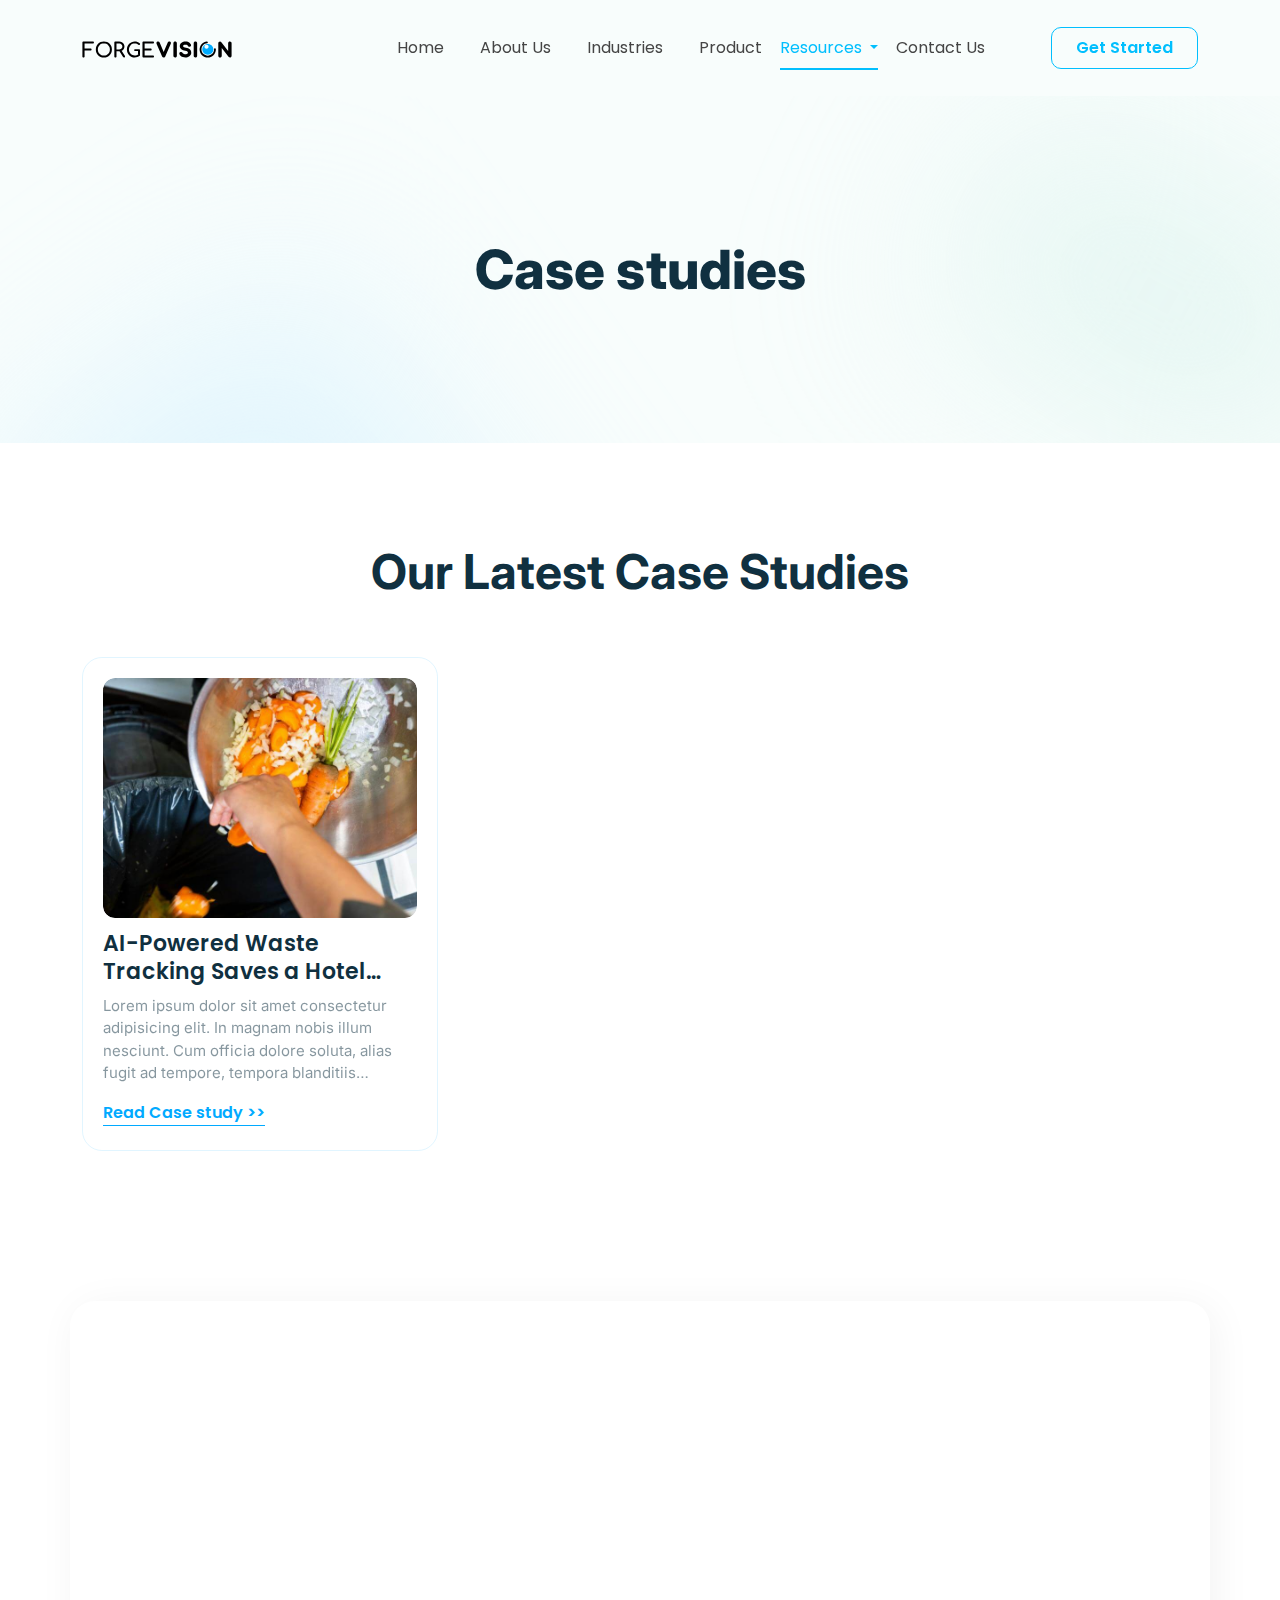
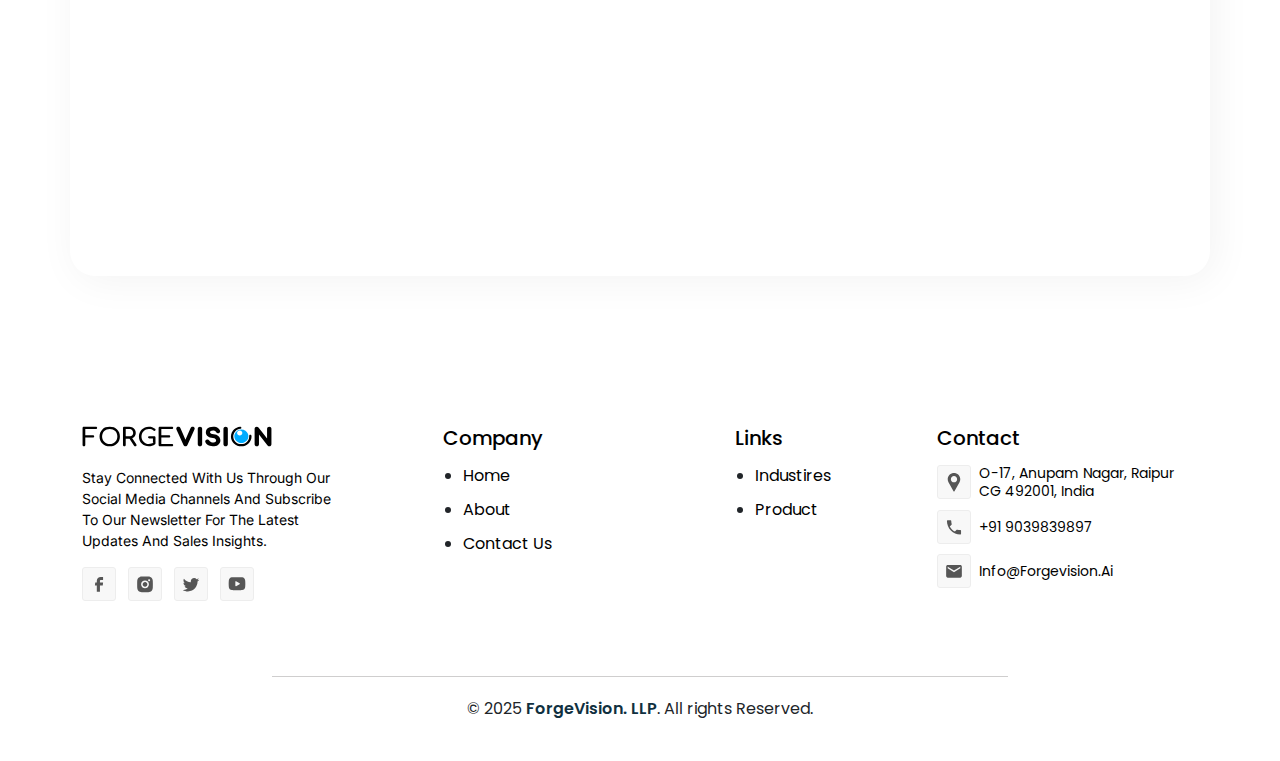
<file: case-studies.html>
<!DOCTYPE html>
<html lang="en">

<head>
  <meta charset="UTF-8" />
  <meta name="viewport" content="width=device-width, initial-scale=1.0" />
  <title>Case studies | ForgeVision - Food Waste Prevention</title>
  <link rel="shortcut icon" href="images/favicon.png" type="image/x-icon" />
  <link rel="stylesheet" href="css/bootstrap.min.css" />
  <link rel="stylesheet" href="css/styles.css" />
  <link rel="stylesheet" href="https://cdn.jsdelivr.net/npm/swiper@11/swiper-bundle.min.css" />
  <link rel="preconnect" href="https://fonts.googleapis.com">
  <link rel="preconnect" href="https://fonts.gstatic.com" crossorigin>
  <link
    href="https://fonts.googleapis.com/css2?family=Inter:opsz,wght@14..32,100..900&family=Poppins:wght@400;500;600;700&display=swap"
    rel="stylesheet">

  <!-- animation -->
  <link href="https://unpkg.com/aos@2.3.1/dist/aos.css" rel="stylesheet">

</head>

<body>
  <header>
    <!-- Navigation Bar -->
    <nav class="navbar navbar-expand-lg py-0">
      <div class="container text-center">
        <a class="navbar-brand" href="/ForgeVision/index.html"><img src="images/Logo.svg" alt="logo"></a>
        <button class="navbar-toggler" type="button" data-bs-toggle="collapse" data-bs-target="#navbarNav">
          <span class="navbar-toggler-icon"></span>
        </button>
        <div class="collapse navbar-collapse" id="navbarNav">
          <ul class="navbar-nav ms-auto">
            <li class="nav-item"><a class="nav-link" href="/ForgeVision/index.html">Home</a></li>
            <li class="nav-item"><a class="nav-link" href="about.html">About Us</a></li>
            <li class="nav-item"><a class="nav-link" href="industries.html">Industries</a></li>
            <li class="nav-item"><a class="nav-link" href="product.html">Product</a></li>
            <div class="dropdown">
              <a class="nav-link active dropdown-toggle cursor-pointer" data-bs-toggle="dropdown" aria-expanded="false">
                Resources
              </a>
              <ul class="dropdown-menu">
                <li><a class="dropdown-item" href="blog.html">Blogs</a></li>
                <li><a class="dropdown-item" href="case-studies.html">Case studies</a></li>
              </ul>
            </div>
            <li class="nav-item"><a class="nav-link" href="contact.html">Contact Us</a></li>
          </ul>
          <a class="theme-border-btn d-inline-flex text-center ms-xl-5 ms-md-3 m mt-lg-0 mt-4" href="contact.html">Get
            Started</a>
        </div>
      </div>
    </nav>
  </header>

  <main>
    <section class="small-banner">
      <div class="container">
        <div class="row justify-content-center align-items-center">
          <div class="col-lg-8 text-center">
            <h1 class="main-heading">Case studies</h1>
          </div>
        </div>
      </div>
    </section>

    <section class="py-100">
      <div class="container">
        <div class="row">
          <div class="col-lg-12">
            <h2 class="section-title text-center">Our Latest Case Studies</h2>
          </div>
        </div>
        <div class="row mt-lg-5 mt-md-4 mt-0">
          <div class="col-lg-4 my-lg-0 my-4">
            <a href="ai-powered-waste-tracking-saves-a-hotel-chain-annually.html" class="blog-box-wrapper">
              <div class="img-wrapper">
                <img src="images/Food-Waste-4.jpg" alt="food waste" class="w-100">
              </div>
              <h2 class="small-title text-secondary">AI-Powered Waste Tracking Saves a Hotel Chain $250,000 Annually
              </h2>
              <p class="small-para">Lorem ipsum dolor sit amet consectetur adipisicing elit. In magnam nobis illum
                nesciunt. Cum officia dolore soluta, alias fugit ad tempore, tempora blanditiis asperiores neque esse,
                quia dolorum voluptatem! Explicabo rerum molestiae enim doloremque, ad tempore obcaecati excepturi
                corporis assumenda impedit reprehenderit perferendis voluptates nobis perspiciatis ullam dolore
                dignissimos non rem. Itaque vel perspiciatis voluptatem quos!</p>
              <button class="learn-more-btn mt-3 mb-1 border-top-0 border-start-0 border-end-0 bg-transparent">Read Case
                study >></button>
            </a>
          </div>
        </div>
      </div>
    </section>

    <section class="cta-wrapper">
      <div class="container">
        <div class="row cta-inner-wrapper">
          <div class="col-lg-7 d-flex align-items-center" data-aos="fade-right" data-aos-duration="3000">
            <div class="padding-wrapper text-lg-start text-center">
              <h2 class="section-title">
                Ready to Take Control of Food Waste?
              </h2>
              <p class="medium-para mw-100">Join hundreds of businesses using ForgeVision to optimize food
                waste
                management and boost profitability.</p>
              <a href="contact.html" class="theme-gradient-btn d-inline-flex text-center mt-md-4 mt-3">Schedule a
                Demo</a>
            </div>
          </div>
          <div class="col-lg-5 d-flex align-items-end justify-content-center text-center" data-aos="fade-up"
            data-aos-duration="3000">
            <img src="images/cta-image.png" alt="cta" class="cta-img-wrapper">
          </div>
        </div>
      </div>
    </section>
  </main>

  <footer>
    <div class="container">
      <div class="row">
        <div class="col-lg-3 col-md-6 col-12 mb-lg-0 mb-4">
          <a href="/ForgeVision/index.html"><img src="images/Logo.svg" alt="logo" class="logo"></a>
          <p class="f-para">Stay connected with us through our social media channels and subscribe to our newsletter for
            the latest
            updates and sales insights.</p>
          <ul class="social-link mt-3">
            <li>
              <a href="#" class="f-icon-wrapper">
                <svg width="16" height="17" viewBox="0 0 16 17" fill="none" xmlns="http://www.w3.org/2000/svg">
                  <path
                    d="M6.13249 15.1432H8.79916V9.80323H11.2018L11.4658 7.1499H8.79916V5.8099C8.79916 5.63308 8.86939 5.46352 8.99442 5.33849C9.11944 5.21347 9.28901 5.14323 9.46582 5.14323H11.4658V2.47656H9.46582C8.58177 2.47656 7.73392 2.82775 7.1088 3.45287C6.48368 4.07799 6.13249 4.92584 6.13249 5.8099V7.1499H4.79916L4.53516 9.80323H6.13249V15.1432Z"
                    fill="#565656" />
                </svg>
              </a>
            </li>
            <li>
              <a href="#" class="f-icon-wrapper">
                <svg width="16" height="17" viewBox="0 0 16 17" fill="none" xmlns="http://www.w3.org/2000/svg">
                  <path
                    d="M8.68832 2.14844C9.43832 2.15044 9.81899 2.15444 10.1477 2.16377L10.277 2.16844C10.4263 2.17377 10.5737 2.18044 10.7517 2.18844C11.461 2.22177 11.945 2.33377 12.3697 2.49844C12.8097 2.66777 13.1803 2.8971 13.551 3.2671C13.89 3.60037 14.1523 4.0035 14.3197 4.44844C14.4843 4.8731 14.5963 5.3571 14.6297 6.0671C14.6377 6.24444 14.6443 6.39177 14.6497 6.54177L14.6537 6.6711C14.6637 6.9991 14.6677 7.37977 14.669 8.12977L14.6697 8.6271V9.50044C14.6713 9.98671 14.6662 10.473 14.6543 10.9591L14.6503 11.0884C14.645 11.2384 14.6383 11.3858 14.6303 11.5631C14.597 12.2731 14.4837 12.7564 14.3197 13.1818C14.1528 13.627 13.8904 14.0302 13.551 14.3631C13.2176 14.702 12.8145 14.9643 12.3697 15.1318C11.945 15.2964 11.461 15.4084 10.7517 15.4418C10.5935 15.4492 10.4352 15.4559 10.277 15.4618L10.1477 15.4658C9.81899 15.4751 9.43832 15.4798 8.68832 15.4811L8.19099 15.4818H7.31832C6.83183 15.4834 6.34534 15.4783 5.85899 15.4664L5.72966 15.4624C5.5714 15.4564 5.41317 15.4496 5.25499 15.4418C4.54566 15.4084 4.06166 15.2964 3.63632 15.1318C3.19143 14.9647 2.78847 14.7023 2.45566 14.3631C2.11635 14.03 1.8538 13.6268 1.68632 13.1818C1.52166 12.7571 1.40966 12.2731 1.37632 11.5631C1.36889 11.4049 1.36223 11.2467 1.35632 11.0884L1.35299 10.9591C1.3407 10.473 1.33515 9.98671 1.33632 9.50044V8.12977C1.33446 7.6435 1.33935 7.15724 1.35099 6.6711L1.35566 6.54177C1.36099 6.39177 1.36766 6.24444 1.37566 6.0671C1.40899 5.3571 1.52099 4.87377 1.68566 4.44844C1.85306 4.00304 2.11614 3.59979 2.45632 3.2671C2.78905 2.92809 3.19175 2.66576 3.63632 2.49844C4.06166 2.33377 4.54499 2.22177 5.25499 2.18844C5.43232 2.18044 5.58032 2.17377 5.72966 2.16844L5.85899 2.16444C6.34512 2.15259 6.83139 2.14748 7.31766 2.1491L8.68832 2.14844ZM8.00299 5.48177C7.11893 5.48177 6.27109 5.83296 5.64597 6.45808C5.02084 7.0832 4.66966 7.93105 4.66966 8.8151C4.66966 9.69916 5.02084 10.547 5.64597 11.1721C6.27109 11.7972 7.11893 12.1484 8.00299 12.1484C8.88704 12.1484 9.73489 11.7972 10.36 11.1721C10.9851 10.547 11.3363 9.69916 11.3363 8.8151C11.3363 7.93105 10.9851 7.0832 10.36 6.45808C9.73489 5.83296 8.88704 5.48177 8.00299 5.48177ZM8.00299 6.8151C8.26563 6.81506 8.52571 6.86675 8.76838 6.96722C9.01105 7.06769 9.23155 7.21497 9.4173 7.40066C9.60305 7.58634 9.7504 7.8068 9.85095 8.04943C9.9515 8.29206 10.0033 8.55213 10.0033 8.81477C10.0034 9.07741 9.95168 9.3375 9.85121 9.58016C9.75074 9.82283 9.60346 10.0433 9.41777 10.2291C9.23208 10.4148 9.01163 10.5622 8.769 10.6627C8.52636 10.7633 8.2663 10.8151 8.00366 10.8151C7.47322 10.8151 6.96451 10.6044 6.58944 10.2293C6.21437 9.85425 6.00366 9.34554 6.00366 8.8151C6.00366 8.28467 6.21437 7.77596 6.58944 7.40089C6.96451 7.02582 7.47322 6.8151 8.00366 6.8151M11.5037 4.48177C11.2826 4.48177 11.0707 4.56957 10.9144 4.72585C10.7581 4.88213 10.6703 5.09409 10.6703 5.3151C10.6703 5.53612 10.7581 5.74808 10.9144 5.90436C11.0707 6.06064 11.2826 6.14844 11.5037 6.14844C11.7247 6.14844 11.9366 6.06064 12.0929 5.90436C12.2492 5.74808 12.337 5.53612 12.337 5.3151C12.337 5.09409 12.2492 4.88213 12.0929 4.72585C11.9366 4.56957 11.7247 4.48177 11.5037 4.48177Z"
                    fill="#565656" />
                </svg>
              </a>
            </li>
            <li>
              <a href="#" class="f-icon-wrapper"><svg width="16" height="17" viewBox="0 0 16 17" fill="none"
                  xmlns="http://www.w3.org/2000/svg">
                  <path
                    d="M14.9701 4.8099C14.4568 5.04323 13.9034 5.19656 13.3301 5.2699C13.9168 4.91656 14.3701 4.35656 14.5834 3.68323C14.0301 4.01656 13.4168 4.2499 12.7701 4.38323C12.2434 3.8099 11.5034 3.47656 10.6634 3.47656C9.09677 3.47656 7.81677 4.75656 7.81677 6.33656C7.81677 6.56323 7.84344 6.78323 7.8901 6.9899C5.51677 6.8699 3.40344 5.7299 1.99677 4.00323C1.7501 4.42323 1.6101 4.91656 1.6101 5.43656C1.6101 6.4299 2.1101 7.3099 2.88344 7.8099C2.4101 7.8099 1.9701 7.67656 1.58344 7.47656V7.49656C1.58344 8.88323 2.5701 10.0432 3.87677 10.3032C3.45726 10.418 3.01683 10.434 2.5901 10.3499C2.77118 10.9182 3.1258 11.4155 3.60412 11.7718C4.08243 12.1282 4.6604 12.3257 5.25677 12.3366C4.24586 13.1369 2.99277 13.5694 1.70344 13.5632C1.47677 13.5632 1.2501 13.5499 1.02344 13.5232C2.2901 14.3366 3.79677 14.8099 5.4101 14.8099C10.6634 14.8099 13.5501 10.4499 13.5501 6.6699C13.5501 6.54323 13.5501 6.42323 13.5434 6.29656C14.1034 5.89656 14.5834 5.3899 14.9701 4.8099Z"
                    fill="#565656" />
                </svg>
              </a>
            </li>
            <li>
              <a href="#" class="f-icon-wrapper"><svg width="16" height="13" viewBox="0 0 16 13" fill="none"
                  xmlns="http://www.w3.org/2000/svg">
                  <path fill-rule="evenodd" clip-rule="evenodd"
                    d="M8.0026 1C8.5726 1 9.15727 1.01448 9.72394 1.03817L10.3933 1.06976L11.0339 1.10727L11.6339 1.14742L12.1819 1.18954C12.7767 1.23422 13.3365 1.48467 13.7626 1.89676C14.1887 2.30886 14.4538 2.85617 14.5113 3.4423L14.5379 3.722L14.5879 4.3209C14.6346 4.94151 14.6693 5.61806 14.6693 6.265C14.6693 6.91194 14.6346 7.58849 14.5879 8.2091L14.5379 8.808L14.5113 9.0877C14.4538 9.67393 14.1886 10.2213 13.7623 10.6334C13.3361 11.0455 12.7762 11.2959 12.1813 11.3405L11.6346 11.3819L11.0346 11.4227L10.3933 11.4602L9.72394 11.4918C9.15049 11.5163 8.57659 11.5291 8.0026 11.53C7.42862 11.5291 6.85472 11.5163 6.28127 11.4918L5.61194 11.4602L4.97127 11.4227L4.37127 11.3819L3.82327 11.3405C3.22848 11.2958 2.66874 11.0453 2.24263 10.6332C1.81653 10.2211 1.5514 9.67383 1.49394 9.0877L1.46727 8.808L1.41727 8.2091C1.36649 7.56224 1.33936 6.91379 1.33594 6.265C1.33594 5.61806 1.3706 4.94151 1.41727 4.3209L1.46727 3.722L1.49394 3.4423C1.55138 2.85628 1.81641 2.30905 2.24238 1.89696C2.66835 1.48488 3.22793 1.23437 3.8226 1.18954L4.36994 1.14742L4.96994 1.10727L5.61127 1.06976L6.2806 1.03817C6.85427 1.01364 7.4284 1.00091 8.0026 1ZM6.66927 4.66905V7.86095C6.66927 8.16501 7.0026 8.35455 7.26927 8.20318L10.0693 6.60723C10.1302 6.5726 10.1808 6.52274 10.216 6.46266C10.2512 6.40258 10.2697 6.3344 10.2697 6.265C10.2697 6.1956 10.2512 6.12742 10.216 6.06734C10.1808 6.00726 10.1302 5.9574 10.0693 5.92277L7.26927 4.32748C7.20844 4.29281 7.13944 4.27457 7.06921 4.27458C6.99897 4.27459 6.92997 4.29286 6.86916 4.32754C6.80834 4.36223 6.75785 4.41212 6.72276 4.47218C6.68768 4.53224 6.66923 4.60037 6.66927 4.66971V4.66905Z"
                    fill="#565656" />
                </svg>
              </a>
            </li>
          </ul>
        </div>
        <div class="col-lg-3 col-md-6 col-12 mb-lg-0 mb-4 d-flex justify-content-lg-center">
          <div class="footer-widget">
            <h5 class="footer-title">Company</h5>
            <ul>
              <li><a href="/ForgeVision/index.html">Home</a></li>
              <li><a href="about.html">About </a></li>
              <!-- <li><a href="industries.html">Industires</a></li>
                <li><a href="product.html">Product</a></li> -->
              <li><a href="contact.html">Contact us</a></li>
            </ul>
          </div>
        </div>
        <div class="col-lg-3 col-md-6 col-12 mb-lg-0 mb-4 d-flex justify-content-lg-center ">
          <div class="footer-widget">
            <h5 class="footer-title">Links</h5>
            <ul>
              <li><a href="industries.html">Industires</a></li>
              <li><a href="product.html">Product</a></li>
              <!-- <li><a href="blog.html">Blogs</a></li>
                <li><a href="case-studies.html">Case Studies</a></li> -->
            </ul>
          </div>
        </div>
        <div class="col-lg-3 col-md-6 col-12 mb-lg-0 mb-4">
          <div class="footer-widget">
            <h5 class="footer-title">Contact</h5>
            <ul class="list-unstyled info-widget ps-0">
              <li><a href="" class="d-flex align-items-center justify-content-start">
                  <svg class="me-2 f-icon-wrapper" width="16" height="17" viewBox="0 0 16 17" fill="none"
                    xmlns="http://www.w3.org/2000/svg">
                    <g clip-path="url(#clip0_58_243)">
                      <path
                        d="M7.99741 0.8125C5.05666 0.8125 2.66406 3.20509 2.66406 6.14584C2.66406 7.02866 2.88478 7.90397 3.30437 8.68034L7.70575 16.6406C7.76434 16.7467 7.876 16.8125 7.99741 16.8125C8.11881 16.8125 8.23047 16.7467 8.28906 16.6406L12.6921 8.67772C13.11 7.90397 13.3307 7.02863 13.3307 6.14581C13.3307 3.20509 10.9382 0.8125 7.99741 0.8125ZM7.99741 8.8125C6.52703 8.8125 5.33075 7.61622 5.33075 6.14584C5.33075 4.67547 6.52703 3.47919 7.99741 3.47919C9.46778 3.47919 10.6641 4.67547 10.6641 6.14584C10.6641 7.61622 9.46778 8.8125 7.99741 8.8125Z"
                        fill="#565656" />
                    </g>
                    <defs>
                      <clipPath id="clip0_58_243">
                        <rect width="16" height="16" fill="white" transform="translate(0 0.8125)" />
                      </clipPath>
                    </defs>
                  </svg>
                  O-17, Anupam Nagar, Raipur CG 492001, India</a></li>
              <li><a href="tel:+91 9039839897" class="d-flex align-items-center justify-content-start">
                  <svg class="me-2 f-icon-wrapper" width="16" height="17" viewBox="0 0 16 17" fill="none"
                    xmlns="http://www.w3.org/2000/svg">
                    <path
                      d="M4.41333 8.00583C5.37333 9.8925 6.92 11.4392 8.80667 12.3992L10.2733 10.9325C10.46 10.7458 10.72 10.6925 10.9533 10.7658C11.7 11.0125 12.5 11.1458 13.3333 11.1458C13.5101 11.1458 13.6797 11.2161 13.8047 11.3411C13.9298 11.4661 14 11.6357 14 11.8125V14.1458C14 14.3226 13.9298 14.4922 13.8047 14.6172C13.6797 14.7423 13.5101 14.8125 13.3333 14.8125C10.3275 14.8125 7.44487 13.6185 5.31946 11.493C3.19404 9.36763 2 6.48495 2 3.47917C2 3.30236 2.07024 3.13279 2.19526 3.00776C2.32029 2.88274 2.48986 2.8125 2.66667 2.8125H5C5.17681 2.8125 5.34638 2.88274 5.4714 3.00776C5.59643 3.13279 5.66667 3.30236 5.66667 3.47917C5.66667 4.3125 5.8 5.1125 6.04667 5.85917C6.12 6.0925 6.06667 6.3525 5.88 6.53917L4.41333 8.00583Z"
                      fill="#565656" />
                  </svg>

                  +91 9039839897 </a></li>
              <li><a href="mailto:info@forgevision.ai" class="d-flex align-items-center justify-content-start">
                  <svg class="me-2 f-icon-wrapper" width="16" height="17" viewBox="0 0 16 17" fill="none"
                    xmlns="http://www.w3.org/2000/svg">
                    <path
                      d="M13.332 3.48438H2.66536C1.93203 3.48438 1.3387 4.08437 1.3387 4.81771L1.33203 12.8177C1.33203 13.551 1.93203 14.151 2.66536 14.151H13.332C14.0654 14.151 14.6654 13.551 14.6654 12.8177V4.81771C14.6654 4.08437 14.0654 3.48438 13.332 3.48438ZM13.332 6.15104L7.9987 9.48437L2.66536 6.15104V4.81771L7.9987 8.15104L13.332 4.81771V6.15104Z"
                      fill="#565656" />
                  </svg>

                  info@forgevision.ai </a></li>
            </ul>
          </div>
        </div>
      </div>
      <div class="row justify-content-center f-bottom-wrapper">
        <div class="col-lg-8">
          <p class="text-center">© 2025 <a href="/">ForgeVision. LLP</a>. All rights Reserved.
          </p>
        </div>
      </div>
    </div>
  </footer>

  <script src="js/bootstrap.min.js"></script>
  <script src="https://cdn.jsdelivr.net/npm/swiper@11/swiper-bundle.min.js"></script>
  <script src="https://unpkg.com/aos@2.3.1/dist/aos.js"></script>
  <script src="js/script.js"></script>
</body>

</html>
</file>
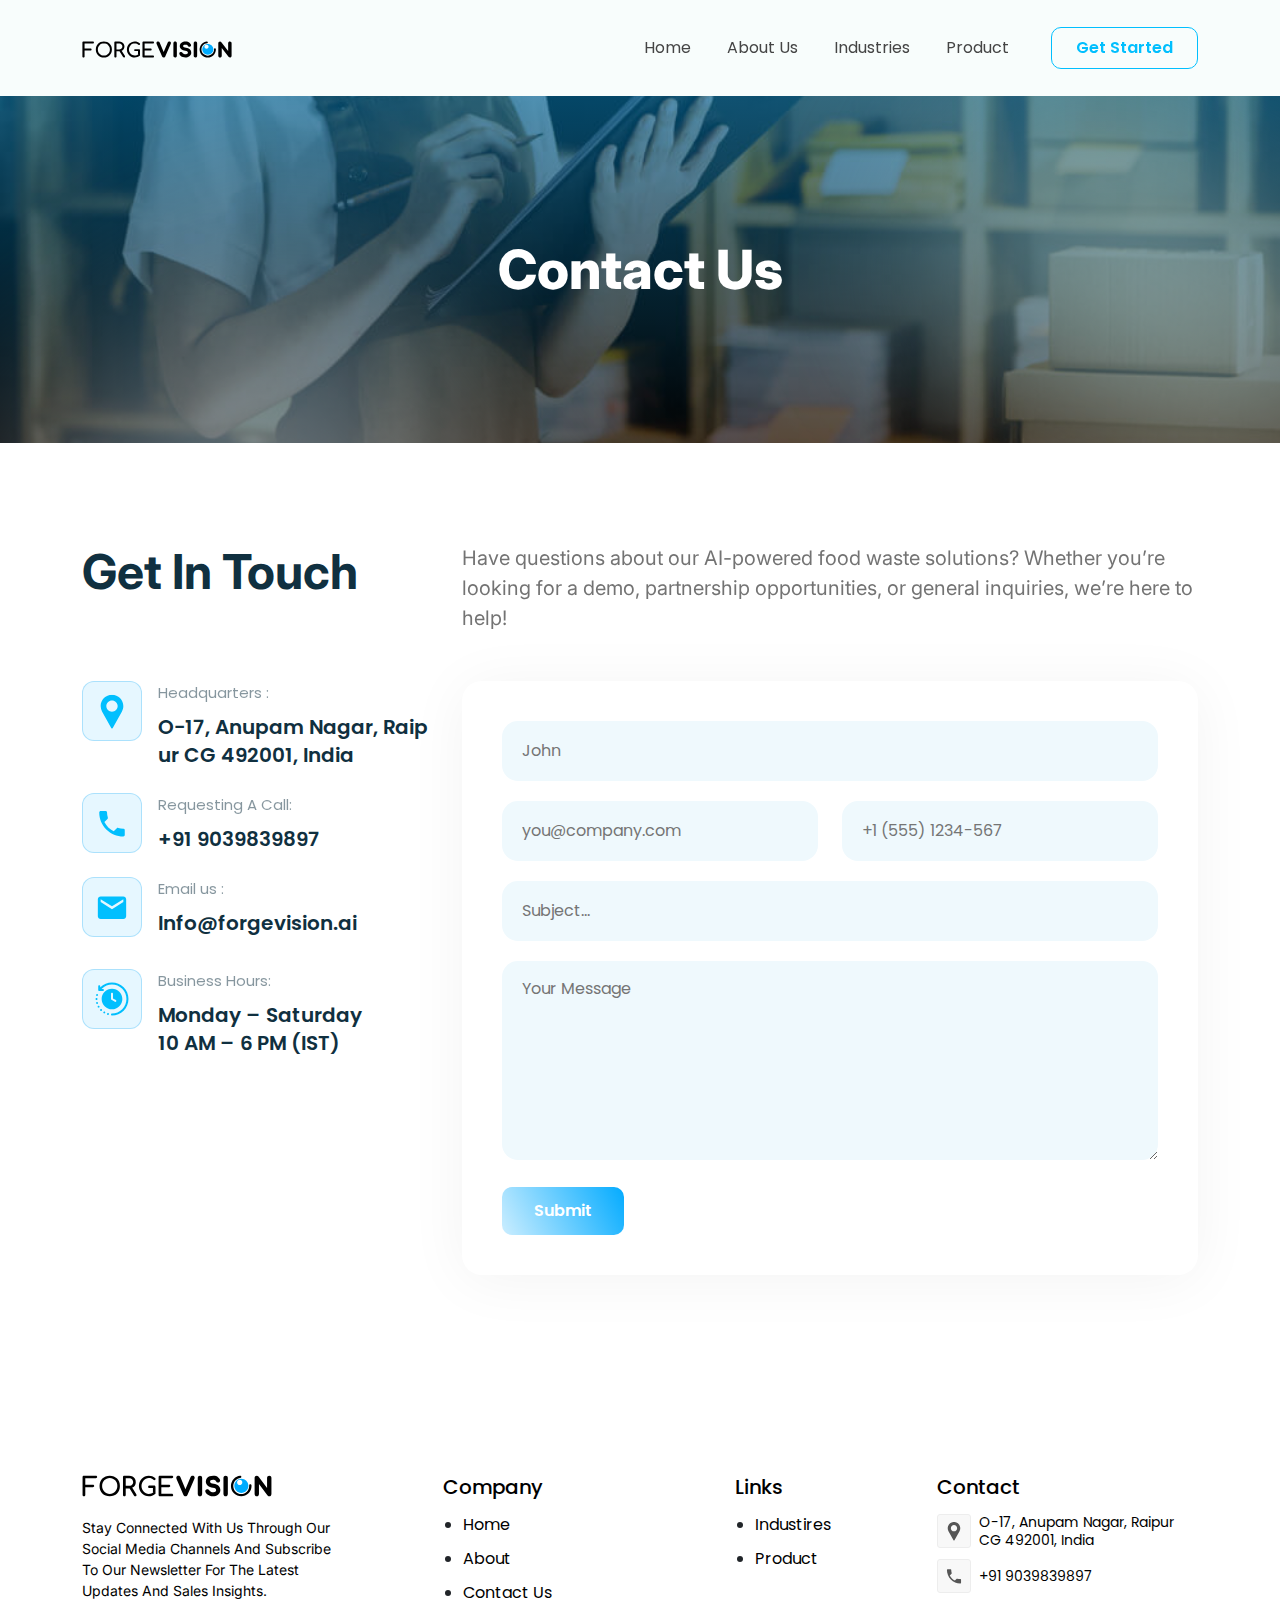
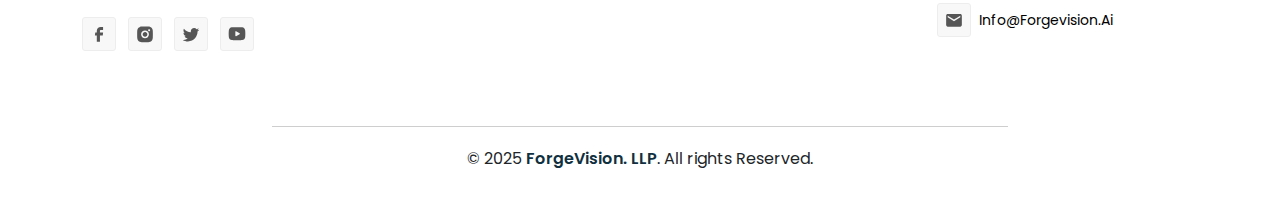
<file: contact.html>
<!DOCTYPE html>
<html lang="en">

<head>
    <meta charset="UTF-8" />
    <meta name="viewport" content="width=device-width, initial-scale=1.0" />
    <title>Contact Us | ForgeVision - Food Waste Prevention</title>
    <link rel="shortcut icon" href="images/favicon.png" type="image/x-icon" />
    <link rel="stylesheet" href="css/bootstrap.min.css" />
    <link rel="stylesheet" href="css/styles.css" />
    <link rel="stylesheet" href="https://cdn.jsdelivr.net/npm/swiper@11/swiper-bundle.min.css" />
    <link rel="preconnect" href="https://fonts.googleapis.com">
    <link rel="preconnect" href="https://fonts.gstatic.com" crossorigin>
    <link
        href="https://fonts.googleapis.com/css2?family=Inter:opsz,wght@14..32,100..900&family=Poppins:wght@400;500;600;700&display=swap"
        rel="stylesheet">

    <!-- animation -->
    <link href="https://unpkg.com/aos@2.3.1/dist/aos.css" rel="stylesheet">

</head>

<body>
    <header>
        <!-- Navigation Bar -->
        <nav class="navbar navbar-expand-lg py-0">
            <div class="container text-center">
                <a class="navbar-brand" href="/ForgeVision/index.html"><img src="images/Logo.svg" alt="logo"></a>
                <button class="navbar-toggler" type="button" data-bs-toggle="collapse" data-bs-target="#navbarNav">
                    <span class="navbar-toggler-icon"></span>
                </button>
                <div class="collapse navbar-collapse" id="navbarNav">
                    <ul class="navbar-nav ms-auto">
                        <li class="nav-item"><a class="nav-link" href="/ForgeVision/index.html">Home</a></li>
                        <li class="nav-item"><a class="nav-link" href="about.html">About Us</a></li>
                        <li class="nav-item"><a class="nav-link" href="industries.html">Industries</a></li>
                        <li class="nav-item"><a class="nav-link" href="product.html">Product</a></li>
                    </ul>
                    <a class="theme-border-btn d-inline-flex text-center ms-xl-4 ms-md-3 m mt-lg-0 mt-4"
                        href="contact.html">Get
                        Started</a>
                </div>
            </div>
        </nav>
    </header>

    <main>
        <section class="small-banner contact-us">
            <div class="container">
                <div class="row justify-content-center align-items-center">
                    <div class="col-lg-8 text-center">
                        <h1 class="main-heading text-white">Contact Us</h1>
                        <!-- <div class="breadcrumbs">
                            <a href="/ForgeVision/index.html" class="breadcrumb-item">Home</a>
                            <span class="breadcrumb-seperator">>></span>
                            <a href="contact.html" class="breadcrumb-item">Contact us</a>
                        </div> -->
                    </div>
                </div>
            </div>
        </section>

        <section class="contact-wrapper">
            <div class="container">
                <div class="row">
                    <div class="col-lg-4">
                        <h2 class="section-title">Get In Touch</h2>
                    </div>
                    <div class="col-lg-8">
                        <p class="medium-para mw-100">Have questions about our AI-powered food waste solutions? Whether
                            you’re looking for a demo, partnership opportunities, or general inquiries, we’re here to
                            help!</p>
                    </div>
                </div>
                <div class="row">
                    <div class="col-lg-4">

                        <div class="contact-info-wrapper mt-lg-5 mt-4 mb-lg-4 mb-3">
                            <div class="icon-wrapper">
                                <svg width="16" height="17" viewBox="0 0 16 17" fill="none"
                                    xmlns="http://www.w3.org/2000/svg">
                                    <g clip-path="url(#clip0_58_243)">
                                        <path
                                            d="M7.99741 0.8125C5.05666 0.8125 2.66406 3.20509 2.66406 6.14584C2.66406 7.02866 2.88478 7.90397 3.30437 8.68034L7.70575 16.6406C7.76434 16.7467 7.876 16.8125 7.99741 16.8125C8.11881 16.8125 8.23047 16.7467 8.28906 16.6406L12.6921 8.67772C13.11 7.90397 13.3307 7.02863 13.3307 6.14581C13.3307 3.20509 10.9382 0.8125 7.99741 0.8125ZM7.99741 8.8125C6.52703 8.8125 5.33075 7.61622 5.33075 6.14584C5.33075 4.67547 6.52703 3.47919 7.99741 3.47919C9.46778 3.47919 10.6641 4.67547 10.6641 6.14584C10.6641 7.61622 9.46778 8.8125 7.99741 8.8125Z"
                                            fill="#565656" />
                                    </g>
                                    <defs>
                                        <clipPath id="clip0_58_243">
                                            <rect width="16" height="16" fill="white" transform="translate(0 0.8125)" />
                                        </clipPath>
                                    </defs>
                                </svg>
                            </div>
                            <div class="text-wrapper">
                                <h3 class="title">Headquarters : </h3>
                                <span class="link">O-17, Anupam Nagar, Raipur CG 492001, India
                                </span>
                            </div>
                        </div>

                        <div class="contact-info-wrapper mb-lg-4 mb-3">
                            <div class="icon-wrapper">
                                <svg width="16" height="17" viewBox="0 0 16 17" fill="none"
                                    xmlns="http://www.w3.org/2000/svg">
                                    <path
                                        d="M4.41333 8.00583C5.37333 9.8925 6.92 11.4392 8.80667 12.3992L10.2733 10.9325C10.46 10.7458 10.72 10.6925 10.9533 10.7658C11.7 11.0125 12.5 11.1458 13.3333 11.1458C13.5101 11.1458 13.6797 11.2161 13.8047 11.3411C13.9298 11.4661 14 11.6357 14 11.8125V14.1458C14 14.3226 13.9298 14.4922 13.8047 14.6172C13.6797 14.7423 13.5101 14.8125 13.3333 14.8125C10.3275 14.8125 7.44487 13.6185 5.31946 11.493C3.19404 9.36763 2 6.48495 2 3.47917C2 3.30236 2.07024 3.13279 2.19526 3.00776C2.32029 2.88274 2.48986 2.8125 2.66667 2.8125H5C5.17681 2.8125 5.34638 2.88274 5.4714 3.00776C5.59643 3.13279 5.66667 3.30236 5.66667 3.47917C5.66667 4.3125 5.8 5.1125 6.04667 5.85917C6.12 6.0925 6.06667 6.3525 5.88 6.53917L4.41333 8.00583Z"
                                        fill="#565656" />
                                </svg>
                            </div>
                            <div class="text-wrapper">
                                <h3 class="title">Requesting A Call:</h3>
                                <a href="tel:1234567890" class="link">+91 9039839897</a>
                            </div>
                        </div>
                        <div class="contact-info-wrapper mb-lg-4 mb-3">
                            <div class="icon-wrapper">
                                <svg width="16" height="17" viewBox="0 0 16 17" fill="none"
                                    xmlns="http://www.w3.org/2000/svg">
                                    <path
                                        d="M13.332 3.48438H2.66536C1.93203 3.48438 1.3387 4.08437 1.3387 4.81771L1.33203 12.8177C1.33203 13.551 1.93203 14.151 2.66536 14.151H13.332C14.0654 14.151 14.6654 13.551 14.6654 12.8177V4.81771C14.6654 4.08437 14.0654 3.48438 13.332 3.48438ZM13.332 6.15104L7.9987 9.48437L2.66536 6.15104V4.81771L7.9987 8.15104L13.332 4.81771V6.15104Z"
                                        fill="#565656" />
                                </svg>
                            </div>
                            <div class="text-wrapper">
                                <h3 class="title">Email us :</h3>
                                <a href="mailto:Info@forgevision.ai" class="link my-2 d-block">Info@forgevision.ai</a>
                            </div>
                        </div>
                        <div class="contact-info-wrapper mb-lg-4 mb-3">
                            <div class="icon-wrapper">
                                <svg xmlns="http://www.w3.org/2000/svg" version="1.1"
                                    xmlns:xlink="http://www.w3.org/1999/xlink" width="512" height="512" x="0" y="0"
                                    viewBox="0 0 512 512" style="enable-background:new 0 0 512 512" xml:space="preserve"
                                    class="">
                                    <g>
                                        <path fill-rule="evenodd"
                                            d="M503.995 255.993c0 66.238-25.796 128.513-72.637 175.354-46.849 46.85-109.124 72.651-175.354 72.651-8.284 0-15-6.716-15-15s6.716-15 15-15c58.216 0 112.958-22.681 154.141-63.864 84.993-84.994 84.993-223.288 0-308.282-85.002-85.001-223.309-85-308.31 0-.652.652-1.293 1.314-1.937 1.975h18.939c8.284 0 15 6.716 15 15s-6.716 15-15 15h-55.19c-8.284 0-15-6.716-15-15v-55.19c0-8.284 6.716-15 15-15s15 6.716 15 15v19.015c.657-.672 1.31-1.349 1.974-2.013 46.842-46.84 109.122-72.637 175.37-72.637s128.527 25.796 175.368 72.637 72.637 109.115 72.637 175.354zm-403.956 0c0-86 69.966-155.965 155.965-155.965s155.965 69.965 155.965 155.965-69.965 155.965-155.965 155.965-155.965-69.965-155.965-155.965zm140.965 0c0 5.358 2.858 10.31 7.498 12.989l50.796 29.338a14.926 14.926 0 0 0 7.488 2.013c5.183 0 10.225-2.69 13.003-7.5 4.143-7.174 1.687-16.348-5.487-20.491l-43.298-25.007v-70.484c0-8.284-6.716-15-15-15s-15 6.716-15 15v79.143zm-203.01 0c0-8.249-6.718-14.995-14.995-14.995s-14.995 6.746-14.995 14.995 6.746 14.995 14.995 14.995 14.995-6.746 14.995-14.995zm161.573 210.555c-7.994-2.126-16.214 2.608-18.368 10.63-2.126 7.994 2.608 16.214 10.601 18.368 8.022 2.126 16.242-2.608 18.368-10.63 2.154-7.994-2.579-16.214-10.601-18.368zm-52.554-21.77c-7.2-4.139-16.356-1.672-20.494 5.499-4.139 7.172-1.701 16.356 5.471 20.494s16.356 1.672 20.494-5.499c4.139-7.172 1.701-16.356-5.471-20.494zm-66.386-34.639c-5.839 5.868-5.839 15.364 0 21.203 5.868 5.868 15.364 5.868 21.231 0 5.839-5.839 5.839-15.335 0-21.203-5.868-5.868-15.364-5.868-21.231 0zm-33.902-50.626c-7.172 4.138-9.638 13.294-5.499 20.466 4.138 7.172 13.323 9.638 20.494 5.499 7.172-4.138 9.638-13.323 5.499-20.494-4.138-7.172-13.323-9.638-20.494-5.471zm-1.304-47.111c-2.126-7.994-10.346-12.727-18.368-10.601-7.994 2.154-12.756 10.375-10.602 18.368 2.154 8.022 10.375 12.756 18.368 10.63 7.994-2.154 12.756-10.375 10.601-18.397zM27.053 210.186c8.022 2.126 16.242-2.608 18.368-10.601 2.154-8.022-2.608-16.242-10.601-18.397-7.994-2.126-16.214 2.608-18.368 10.63-2.154 7.994 2.608 16.214 10.602 18.368z"
                                            fill="#000000" opacity="1" data-original="#000000" class=""></path>
                                    </g>
                                </svg>
                            </div>
                            <div class="text-wrapper">
                                <h3 class="title">Business Hours: </h3>
                                <span href="tel:1234567890" class="link">Monday – Saturday <br> 10 AM – 6 PM
                                    (IST)</span>
                            </div>
                        </div>
                    </div>
                    <div class="col-lg-8">
                        <form action="https://api.web3forms.com/submit" method="POST" id="form"
                            class="needs-validation contact_form mt-lg-5 mt-3" novalidate>
                            <input type="hidden" name="access_key" value="5f7de8a2-c500-4ae8-a8da-51ba07841449" />
                            <input type="hidden" name="subject" value="New Submission from Web3Forms" />
                            <input type="checkbox" name="botcheck" id="" style="display: none;" />

                            <div class="row">
                                <div class="col-sm-12">
                                    <div class="contact_form-input">
                                        <div class="input-wrapper">
                                            <input type="text" name="name" id="first_name" placeholder="John" required
                                                class="w-full" />
                                            <div class="empty-feedback invalid-feedback mt-1">
                                                Please provide your first name.
                                            </div>
                                        </div>
                                    </div>
                                </div>
                                <div class="col-sm-6">
                                    <div class="contact_form-input">
                                        <div class="input-wrapper">

                                            <input type="email" name="email" id="email" placeholder="you@company.com"
                                                required class="w-full" />
                                            <div class="invalid-feedback mt-1">
                                                Please provide a valid email address.
                                            </div>
                                        </div>
                                    </div>
                                </div>
                                <div class="col-sm-6">
                                    <div class="contact_form-input">
                                        <div class="input-wrapper">

                                            <input type="text" name="phone" id="phone" placeholder="+1 (555) 1234-567"
                                                required class="w-full" />

                                            <div class="empty-feedback invalid-feedback mt-1">
                                                Please provide your phone number.
                                            </div>
                                        </div>
                                    </div>
                                </div>
                                <div class="col-sm-12">
                                    <div class="contact_form-input">
                                        <div class="input-wrapper">

                                            <input name="Subject" type="text" id="subject" placeholder="Subject..."
                                                required>
                                            <div class="empty-feedback invalid-feedback mt-1">
                                                Please enter your subject.
                                            </div>
                                        </div>
                                    </div>
                                </div>
                                <div class="col-sm-12">
                                    <div class="contact_form-input">
                                        <div class="input-wrapper">

                                            <textarea rows="5" name="message" id="message" placeholder="Your Message"
                                                class="w-full" required></textarea>
                                            <div class="empty-feedback invalid-feedback mt-1">
                                                Please enter your message.
                                            </div>
                                        </div>
                                    </div>
                                </div>
                                <div class="col-sm-12">
                                    <button type="submit" class="theme-gradient-btn d-inline-flex text-center border-0">
                                        Submit
                                    </button>
                                </div>
                                <div class="col-12">
                                    <p class="text-base text-center text-gray-400" id="result"></p>
                                </div>
                            </div>
                        </form>
                    </div>
                </div>
            </div>
        </section>
    </main>

    <footer>
        <div class="container">
            <div class="row">
                <div class="col-lg-3 col-md-6 col-12 mb-lg-0 mb-4">
                    <a href="/ForgeVision/index.html"><img src="images/Logo.svg" alt="logo" class="logo"></a>
                    <p class="f-para">Stay connected with us through our social media channels and subscribe to our
                        newsletter for
                        the latest
                        updates and sales insights.</p>
                    <ul class="social-link mt-3">
                        <li>
                            <a href="#" class="f-icon-wrapper">
                                <svg width="16" height="17" viewBox="0 0 16 17" fill="none"
                                    xmlns="http://www.w3.org/2000/svg">
                                    <path
                                        d="M6.13249 15.1432H8.79916V9.80323H11.2018L11.4658 7.1499H8.79916V5.8099C8.79916 5.63308 8.86939 5.46352 8.99442 5.33849C9.11944 5.21347 9.28901 5.14323 9.46582 5.14323H11.4658V2.47656H9.46582C8.58177 2.47656 7.73392 2.82775 7.1088 3.45287C6.48368 4.07799 6.13249 4.92584 6.13249 5.8099V7.1499H4.79916L4.53516 9.80323H6.13249V15.1432Z"
                                        fill="#565656" />
                                </svg>
                            </a>
                        </li>
                        <li>
                            <a href="#" class="f-icon-wrapper">
                                <svg width="16" height="17" viewBox="0 0 16 17" fill="none"
                                    xmlns="http://www.w3.org/2000/svg">
                                    <path
                                        d="M8.68832 2.14844C9.43832 2.15044 9.81899 2.15444 10.1477 2.16377L10.277 2.16844C10.4263 2.17377 10.5737 2.18044 10.7517 2.18844C11.461 2.22177 11.945 2.33377 12.3697 2.49844C12.8097 2.66777 13.1803 2.8971 13.551 3.2671C13.89 3.60037 14.1523 4.0035 14.3197 4.44844C14.4843 4.8731 14.5963 5.3571 14.6297 6.0671C14.6377 6.24444 14.6443 6.39177 14.6497 6.54177L14.6537 6.6711C14.6637 6.9991 14.6677 7.37977 14.669 8.12977L14.6697 8.6271V9.50044C14.6713 9.98671 14.6662 10.473 14.6543 10.9591L14.6503 11.0884C14.645 11.2384 14.6383 11.3858 14.6303 11.5631C14.597 12.2731 14.4837 12.7564 14.3197 13.1818C14.1528 13.627 13.8904 14.0302 13.551 14.3631C13.2176 14.702 12.8145 14.9643 12.3697 15.1318C11.945 15.2964 11.461 15.4084 10.7517 15.4418C10.5935 15.4492 10.4352 15.4559 10.277 15.4618L10.1477 15.4658C9.81899 15.4751 9.43832 15.4798 8.68832 15.4811L8.19099 15.4818H7.31832C6.83183 15.4834 6.34534 15.4783 5.85899 15.4664L5.72966 15.4624C5.5714 15.4564 5.41317 15.4496 5.25499 15.4418C4.54566 15.4084 4.06166 15.2964 3.63632 15.1318C3.19143 14.9647 2.78847 14.7023 2.45566 14.3631C2.11635 14.03 1.8538 13.6268 1.68632 13.1818C1.52166 12.7571 1.40966 12.2731 1.37632 11.5631C1.36889 11.4049 1.36223 11.2467 1.35632 11.0884L1.35299 10.9591C1.3407 10.473 1.33515 9.98671 1.33632 9.50044V8.12977C1.33446 7.6435 1.33935 7.15724 1.35099 6.6711L1.35566 6.54177C1.36099 6.39177 1.36766 6.24444 1.37566 6.0671C1.40899 5.3571 1.52099 4.87377 1.68566 4.44844C1.85306 4.00304 2.11614 3.59979 2.45632 3.2671C2.78905 2.92809 3.19175 2.66576 3.63632 2.49844C4.06166 2.33377 4.54499 2.22177 5.25499 2.18844C5.43232 2.18044 5.58032 2.17377 5.72966 2.16844L5.85899 2.16444C6.34512 2.15259 6.83139 2.14748 7.31766 2.1491L8.68832 2.14844ZM8.00299 5.48177C7.11893 5.48177 6.27109 5.83296 5.64597 6.45808C5.02084 7.0832 4.66966 7.93105 4.66966 8.8151C4.66966 9.69916 5.02084 10.547 5.64597 11.1721C6.27109 11.7972 7.11893 12.1484 8.00299 12.1484C8.88704 12.1484 9.73489 11.7972 10.36 11.1721C10.9851 10.547 11.3363 9.69916 11.3363 8.8151C11.3363 7.93105 10.9851 7.0832 10.36 6.45808C9.73489 5.83296 8.88704 5.48177 8.00299 5.48177ZM8.00299 6.8151C8.26563 6.81506 8.52571 6.86675 8.76838 6.96722C9.01105 7.06769 9.23155 7.21497 9.4173 7.40066C9.60305 7.58634 9.7504 7.8068 9.85095 8.04943C9.9515 8.29206 10.0033 8.55213 10.0033 8.81477C10.0034 9.07741 9.95168 9.3375 9.85121 9.58016C9.75074 9.82283 9.60346 10.0433 9.41777 10.2291C9.23208 10.4148 9.01163 10.5622 8.769 10.6627C8.52636 10.7633 8.2663 10.8151 8.00366 10.8151C7.47322 10.8151 6.96451 10.6044 6.58944 10.2293C6.21437 9.85425 6.00366 9.34554 6.00366 8.8151C6.00366 8.28467 6.21437 7.77596 6.58944 7.40089C6.96451 7.02582 7.47322 6.8151 8.00366 6.8151M11.5037 4.48177C11.2826 4.48177 11.0707 4.56957 10.9144 4.72585C10.7581 4.88213 10.6703 5.09409 10.6703 5.3151C10.6703 5.53612 10.7581 5.74808 10.9144 5.90436C11.0707 6.06064 11.2826 6.14844 11.5037 6.14844C11.7247 6.14844 11.9366 6.06064 12.0929 5.90436C12.2492 5.74808 12.337 5.53612 12.337 5.3151C12.337 5.09409 12.2492 4.88213 12.0929 4.72585C11.9366 4.56957 11.7247 4.48177 11.5037 4.48177Z"
                                        fill="#565656" />
                                </svg>
                            </a>
                        </li>
                        <li>
                            <a href="#" class="f-icon-wrapper"><svg width="16" height="17" viewBox="0 0 16 17"
                                    fill="none" xmlns="http://www.w3.org/2000/svg">
                                    <path
                                        d="M14.9701 4.8099C14.4568 5.04323 13.9034 5.19656 13.3301 5.2699C13.9168 4.91656 14.3701 4.35656 14.5834 3.68323C14.0301 4.01656 13.4168 4.2499 12.7701 4.38323C12.2434 3.8099 11.5034 3.47656 10.6634 3.47656C9.09677 3.47656 7.81677 4.75656 7.81677 6.33656C7.81677 6.56323 7.84344 6.78323 7.8901 6.9899C5.51677 6.8699 3.40344 5.7299 1.99677 4.00323C1.7501 4.42323 1.6101 4.91656 1.6101 5.43656C1.6101 6.4299 2.1101 7.3099 2.88344 7.8099C2.4101 7.8099 1.9701 7.67656 1.58344 7.47656V7.49656C1.58344 8.88323 2.5701 10.0432 3.87677 10.3032C3.45726 10.418 3.01683 10.434 2.5901 10.3499C2.77118 10.9182 3.1258 11.4155 3.60412 11.7718C4.08243 12.1282 4.6604 12.3257 5.25677 12.3366C4.24586 13.1369 2.99277 13.5694 1.70344 13.5632C1.47677 13.5632 1.2501 13.5499 1.02344 13.5232C2.2901 14.3366 3.79677 14.8099 5.4101 14.8099C10.6634 14.8099 13.5501 10.4499 13.5501 6.6699C13.5501 6.54323 13.5501 6.42323 13.5434 6.29656C14.1034 5.89656 14.5834 5.3899 14.9701 4.8099Z"
                                        fill="#565656" />
                                </svg>
                            </a>
                        </li>
                        <li>
                            <a href="#" class="f-icon-wrapper"><svg width="16" height="13" viewBox="0 0 16 13"
                                    fill="none" xmlns="http://www.w3.org/2000/svg">
                                    <path fill-rule="evenodd" clip-rule="evenodd"
                                        d="M8.0026 1C8.5726 1 9.15727 1.01448 9.72394 1.03817L10.3933 1.06976L11.0339 1.10727L11.6339 1.14742L12.1819 1.18954C12.7767 1.23422 13.3365 1.48467 13.7626 1.89676C14.1887 2.30886 14.4538 2.85617 14.5113 3.4423L14.5379 3.722L14.5879 4.3209C14.6346 4.94151 14.6693 5.61806 14.6693 6.265C14.6693 6.91194 14.6346 7.58849 14.5879 8.2091L14.5379 8.808L14.5113 9.0877C14.4538 9.67393 14.1886 10.2213 13.7623 10.6334C13.3361 11.0455 12.7762 11.2959 12.1813 11.3405L11.6346 11.3819L11.0346 11.4227L10.3933 11.4602L9.72394 11.4918C9.15049 11.5163 8.57659 11.5291 8.0026 11.53C7.42862 11.5291 6.85472 11.5163 6.28127 11.4918L5.61194 11.4602L4.97127 11.4227L4.37127 11.3819L3.82327 11.3405C3.22848 11.2958 2.66874 11.0453 2.24263 10.6332C1.81653 10.2211 1.5514 9.67383 1.49394 9.0877L1.46727 8.808L1.41727 8.2091C1.36649 7.56224 1.33936 6.91379 1.33594 6.265C1.33594 5.61806 1.3706 4.94151 1.41727 4.3209L1.46727 3.722L1.49394 3.4423C1.55138 2.85628 1.81641 2.30905 2.24238 1.89696C2.66835 1.48488 3.22793 1.23437 3.8226 1.18954L4.36994 1.14742L4.96994 1.10727L5.61127 1.06976L6.2806 1.03817C6.85427 1.01364 7.4284 1.00091 8.0026 1ZM6.66927 4.66905V7.86095C6.66927 8.16501 7.0026 8.35455 7.26927 8.20318L10.0693 6.60723C10.1302 6.5726 10.1808 6.52274 10.216 6.46266C10.2512 6.40258 10.2697 6.3344 10.2697 6.265C10.2697 6.1956 10.2512 6.12742 10.216 6.06734C10.1808 6.00726 10.1302 5.9574 10.0693 5.92277L7.26927 4.32748C7.20844 4.29281 7.13944 4.27457 7.06921 4.27458C6.99897 4.27459 6.92997 4.29286 6.86916 4.32754C6.80834 4.36223 6.75785 4.41212 6.72276 4.47218C6.68768 4.53224 6.66923 4.60037 6.66927 4.66971V4.66905Z"
                                        fill="#565656" />
                                </svg>
                            </a>
                        </li>
                    </ul>
                </div>
                <div class="col-lg-3 col-md-6 col-12 mb-lg-0 mb-4 d-flex justify-content-lg-center">
                    <div class="footer-widget">
                        <h5 class="footer-title">Company</h5>
                        <ul>
                            <li><a href="/ForgeVision/index.html">Home</a></li>
                            <li><a href="about.html">About </a></li>
                            <!-- <li><a href="industries.html">Industires</a></li>
                  <li><a href="product.html">Product</a></li> -->
                            <li><a href="contact.html">Contact us</a></li>
                        </ul>
                    </div>
                </div>
                <div class="col-lg-3 col-md-6 col-12 mb-lg-0 mb-4 d-flex justify-content-lg-center ">
                    <div class="footer-widget">
                        <h5 class="footer-title">Links</h5>
                        <ul>
                            <li><a href="industries.html">Industires</a></li>
                            <li><a href="product.html">Product</a></li>
                            <!-- <li><a href="blog.html">Blogs</a></li>
                  <li><a href="case-studies.html">Case Studies</a></li> -->
                        </ul>
                    </div>
                </div>
                <div class="col-lg-3 col-md-6 col-12 mb-lg-0 mb-4">
                    <div class="footer-widget">
                        <h5 class="footer-title">Contact</h5>
                        <ul class="list-unstyled info-widget ps-0">
                            <li><a href="" class="d-flex align-items-center justify-content-start">
                                    <svg class="me-2 f-icon-wrapper" width="16" height="17" viewBox="0 0 16 17"
                                        fill="none" xmlns="http://www.w3.org/2000/svg">
                                        <g clip-path="url(#clip0_58_243)">
                                            <path
                                                d="M7.99741 0.8125C5.05666 0.8125 2.66406 3.20509 2.66406 6.14584C2.66406 7.02866 2.88478 7.90397 3.30437 8.68034L7.70575 16.6406C7.76434 16.7467 7.876 16.8125 7.99741 16.8125C8.11881 16.8125 8.23047 16.7467 8.28906 16.6406L12.6921 8.67772C13.11 7.90397 13.3307 7.02863 13.3307 6.14581C13.3307 3.20509 10.9382 0.8125 7.99741 0.8125ZM7.99741 8.8125C6.52703 8.8125 5.33075 7.61622 5.33075 6.14584C5.33075 4.67547 6.52703 3.47919 7.99741 3.47919C9.46778 3.47919 10.6641 4.67547 10.6641 6.14584C10.6641 7.61622 9.46778 8.8125 7.99741 8.8125Z"
                                                fill="#565656" />
                                        </g>
                                        <defs>
                                            <clipPath id="clip0_58_243">
                                                <rect width="16" height="16" fill="white"
                                                    transform="translate(0 0.8125)" />
                                            </clipPath>
                                        </defs>
                                    </svg>
                                    O-17, Anupam Nagar, Raipur CG 492001, India</a></li>
                            <li><a href="tel:+91 9039839897" class="d-flex align-items-center justify-content-start">
                                    <svg class="me-2 f-icon-wrapper" width="16" height="17" viewBox="0 0 16 17"
                                        fill="none" xmlns="http://www.w3.org/2000/svg">
                                        <path
                                            d="M4.41333 8.00583C5.37333 9.8925 6.92 11.4392 8.80667 12.3992L10.2733 10.9325C10.46 10.7458 10.72 10.6925 10.9533 10.7658C11.7 11.0125 12.5 11.1458 13.3333 11.1458C13.5101 11.1458 13.6797 11.2161 13.8047 11.3411C13.9298 11.4661 14 11.6357 14 11.8125V14.1458C14 14.3226 13.9298 14.4922 13.8047 14.6172C13.6797 14.7423 13.5101 14.8125 13.3333 14.8125C10.3275 14.8125 7.44487 13.6185 5.31946 11.493C3.19404 9.36763 2 6.48495 2 3.47917C2 3.30236 2.07024 3.13279 2.19526 3.00776C2.32029 2.88274 2.48986 2.8125 2.66667 2.8125H5C5.17681 2.8125 5.34638 2.88274 5.4714 3.00776C5.59643 3.13279 5.66667 3.30236 5.66667 3.47917C5.66667 4.3125 5.8 5.1125 6.04667 5.85917C6.12 6.0925 6.06667 6.3525 5.88 6.53917L4.41333 8.00583Z"
                                            fill="#565656" />
                                    </svg>

                                    +91 9039839897 </a></li>
                            <li><a href="mailto:info@forgevision.ai"
                                    class="d-flex align-items-center justify-content-start">
                                    <svg class="me-2 f-icon-wrapper" width="16" height="17" viewBox="0 0 16 17"
                                        fill="none" xmlns="http://www.w3.org/2000/svg">
                                        <path
                                            d="M13.332 3.48438H2.66536C1.93203 3.48438 1.3387 4.08437 1.3387 4.81771L1.33203 12.8177C1.33203 13.551 1.93203 14.151 2.66536 14.151H13.332C14.0654 14.151 14.6654 13.551 14.6654 12.8177V4.81771C14.6654 4.08437 14.0654 3.48438 13.332 3.48438ZM13.332 6.15104L7.9987 9.48437L2.66536 6.15104V4.81771L7.9987 8.15104L13.332 4.81771V6.15104Z"
                                            fill="#565656" />
                                    </svg>

                                    info@forgevision.ai </a></li>
                        </ul>
                    </div>
                </div>
            </div>
            <div class="row justify-content-center f-bottom-wrapper">
                <div class="col-lg-8">
                    <p class="text-center">© 2025 <a href="/">ForgeVision. LLP</a>. All rights Reserved.
                    </p>
                </div>
            </div>
        </div>
    </footer>

    <script src="js/bootstrap.min.js"></script>
    <script src="https://cdn.jsdelivr.net/npm/swiper@11/swiper-bundle.min.js"></script>
    <script src="https://unpkg.com/aos@2.3.1/dist/aos.js"></script>
    <script src="js/script.js"></script>
</body>

</html>
</file>
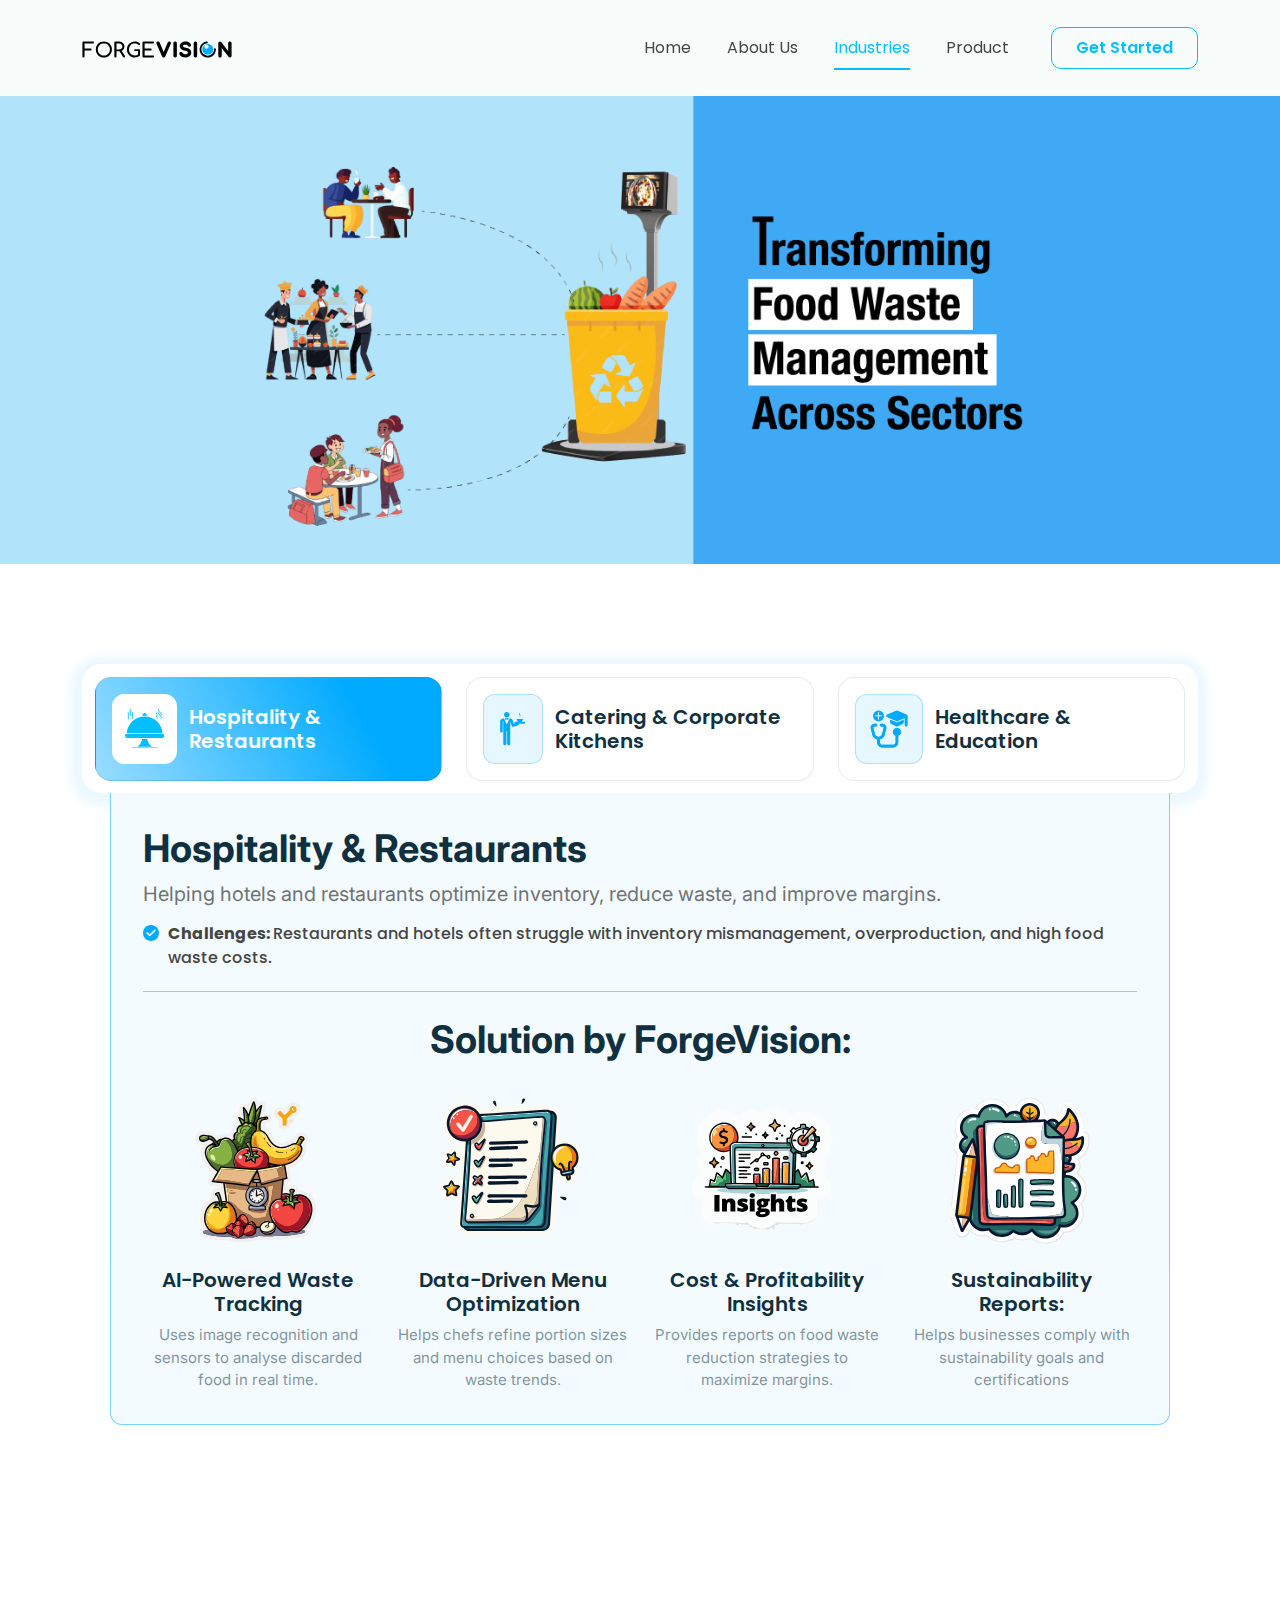
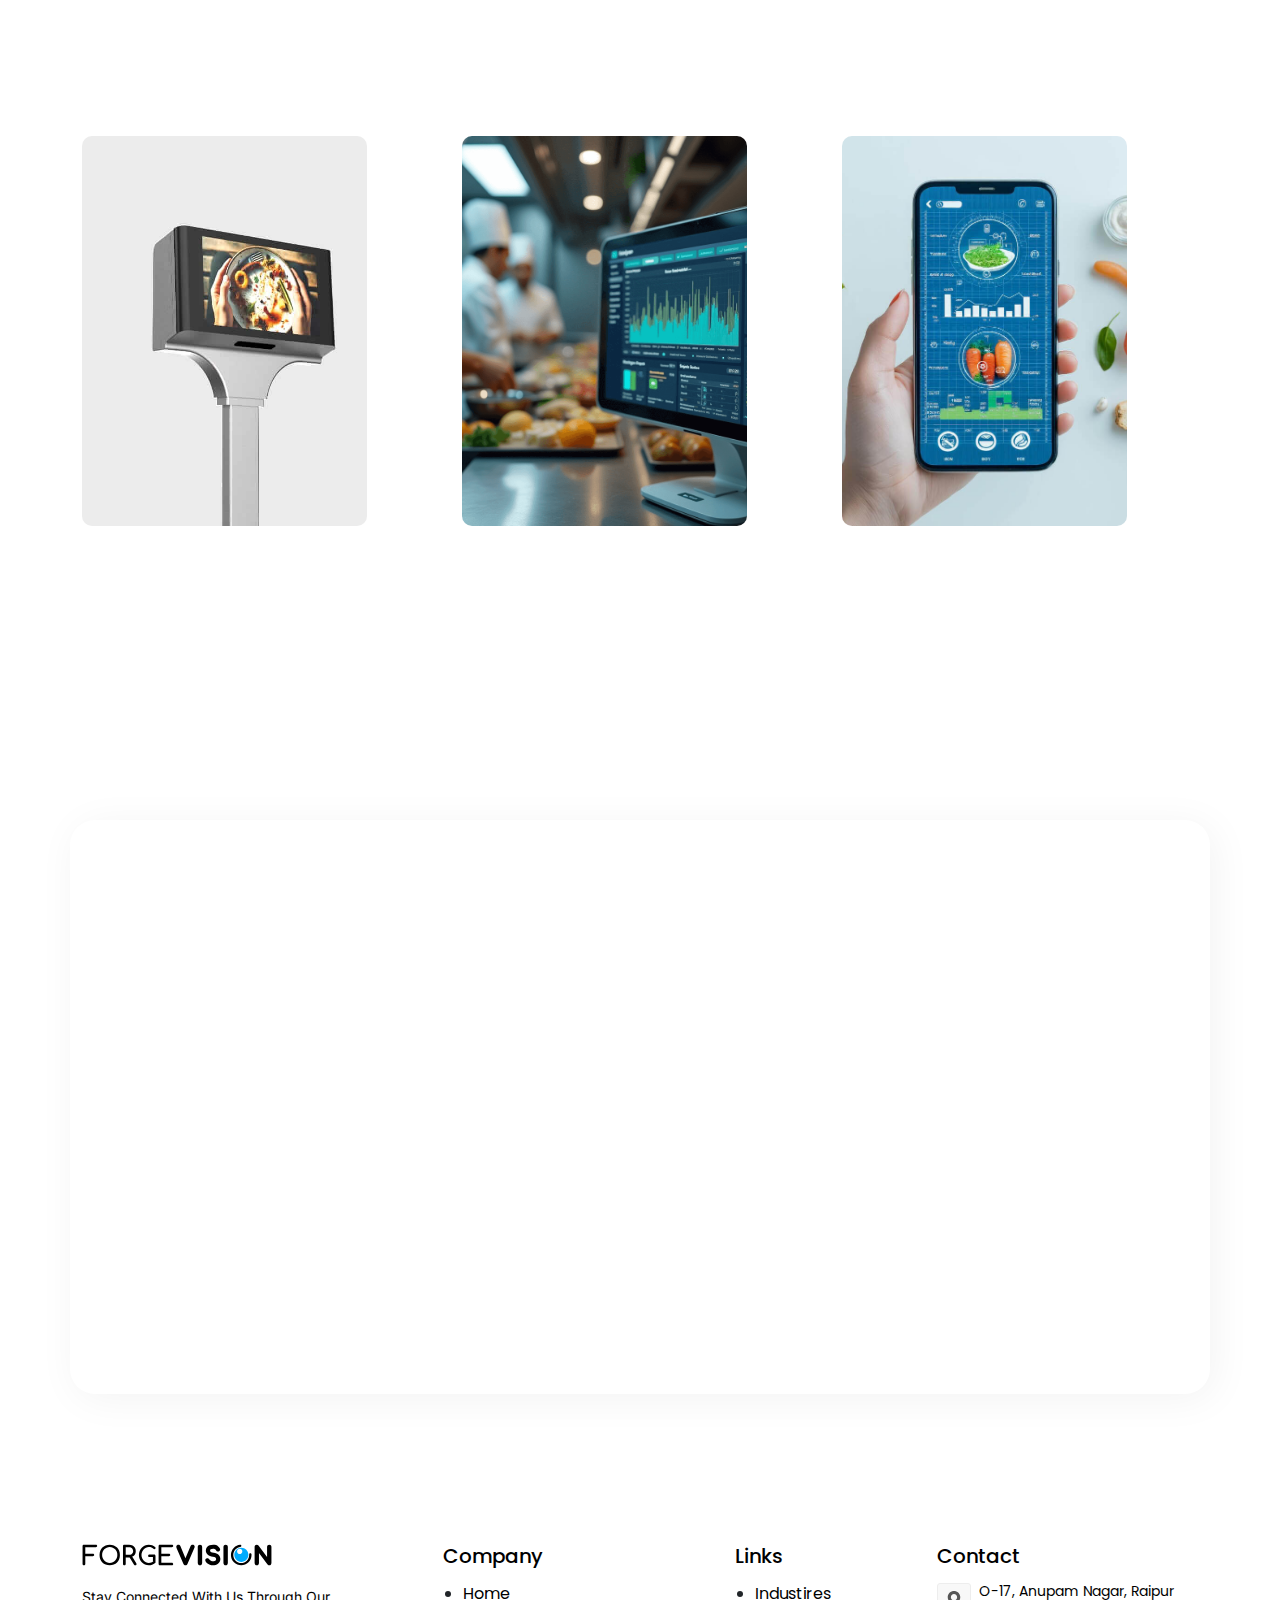
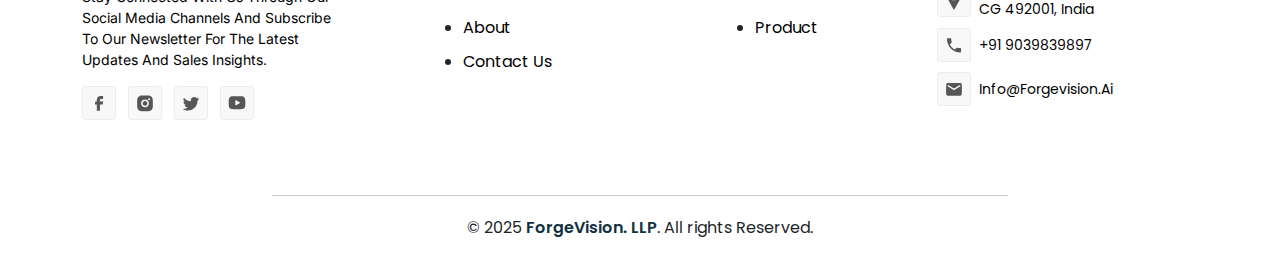
<file: industries.html>
<!DOCTYPE html>
<html lang="en">

<head>
    <meta charset="UTF-8" />
    <meta name="viewport" content="width=device-width, initial-scale=1.0" />
    <title>Industries | ForgeVision - Food Waste Prevention</title>
    <link rel="shortcut icon" href="images/favicon.png" type="image/x-icon" />
    <link rel="stylesheet" href="css/bootstrap.min.css" />
    <link rel="stylesheet" href="css/styles.css" />
    <link rel="stylesheet" href="https://cdn.jsdelivr.net/npm/swiper@11/swiper-bundle.min.css" />
    <link rel="preconnect" href="https://fonts.googleapis.com">
    <link rel="preconnect" href="https://fonts.gstatic.com" crossorigin>
    <link
        href="https://fonts.googleapis.com/css2?family=Inter:opsz,wght@14..32,100..900&family=Poppins:wght@400;500;600;700&display=swap"
        rel="stylesheet">

    <!-- animation -->
    <link href="https://unpkg.com/aos@2.3.1/dist/aos.css" rel="stylesheet">

</head>

<body>
    <header>
        <!-- Navigation Bar -->
        <nav class="navbar navbar-expand-lg py-0">
            <div class="container text-center">
                <a class="navbar-brand" href="/ForgeVision/index.html"><img src="images/Logo.svg" alt="logo"></a>
                <button class="navbar-toggler" type="button" data-bs-toggle="collapse" data-bs-target="#navbarNav">
                    <span class="navbar-toggler-icon"></span>
                </button>
                <div class="collapse navbar-collapse" id="navbarNav">
                    <ul class="navbar-nav ms-auto">
                        <li class="nav-item"><a class="nav-link" href="/ForgeVision/index.html">Home</a></li>
                        <li class="nav-item"><a class="nav-link" href="about.html">About Us</a></li>
                        <li class="nav-item"><a class="nav-link active" href="industries.html">Industries</a></li>
                        <li class="nav-item"><a class="nav-link" href="product.html">Product</a></li>
                    </ul>
                    <a class="theme-border-btn d-inline-flex text-center ms-xl-4 ms-md-3 m mt-lg-0 mt-4"
                        href="contact.html">Get
                        Started</a>
                </div>
            </div>
        </nav>
    </header>

    <main>
        <section class="industry-banner">
            <img src="images/industries-banner.png" alt="about us banner" class="about-us">
        </section>

        <section class="industry-wrapper">
            <div class="container">
                <div class="row">
                    <div class="col-lg-12">
                        <nav class="industries-nav">
                            <div class="nav row nav-tabs" id="nav-tab" role="tablist">
                                <div class="mb-lg-0 mb-3 col-lg-4 col-md-6 col-sm-12">
                                    <div class="nav-link active" id="nav-home-tab" data-bs-toggle="tab"
                                        data-bs-target="#nav-home" role="tab" aria-controls="nav-home"
                                        aria-selected="true">
                                        <div class="icon-wrapper">
                                            <svg width="100" height="100" viewBox="0 0 100 100" fill="none"
                                                xmlns="http://www.w3.org/2000/svg">
                                                <g clip-path="url(#clip0_5220_5102)">
                                                    <path
                                                        d="M68.7695 95.8417H31.25C39.4336 91.2323 42.3047 82.0526 43.5547 76.1346H56.4844C57.6953 82.0526 60.5664 91.2128 68.7695 95.8417ZM96.1523 63.7909H3.84766C1.71875 63.7909 0 65.5096 0 67.619C0 71.1542 2.89062 74.0448 6.44531 74.0448H93.5742C97.1094 74.0448 100 71.1542 100 67.619C100 65.5096 98.2812 63.7909 96.1523 63.7909ZM81.7187 97.912H18.3008C16.9141 97.912 16.9141 100.002 18.3008 100.002H81.7187C83.0859 100.002 83.0859 97.912 81.7187 97.912ZM50 19.1815C25.918 19.1815 6.13281 37.9706 4.53125 61.7011H95.4687C93.9062 37.9901 74.1016 19.1815 50 19.1815ZM50 10.1386C46.9336 10.1386 44.4336 12.6386 44.4336 15.705C44.4336 16.2909 44.5312 16.8768 44.707 17.4042C46.4453 17.2089 48.2227 17.1112 50 17.1112C51.7969 17.1112 53.5547 17.2089 55.293 17.4042C55.4688 16.8573 55.5664 16.2909 55.5664 15.705C55.5664 12.6386 53.0664 10.1386 50 10.1386ZM81.9141 25.0604C82.6953 24.3768 83.1445 23.3807 83.1445 22.3456C83.1445 21.3104 82.6953 20.3143 81.9141 19.6307C81.2305 19.0253 81.2109 17.951 81.9141 17.326C82.6953 16.6425 83.1445 15.6464 83.1445 14.6112C83.1445 13.5761 82.6953 12.58 81.9141 11.8964C81.2109 11.2909 81.2109 10.1971 81.9141 9.59168C82.9492 8.67371 81.582 7.11121 80.5469 8.02918C79.7656 8.71277 79.3164 9.70886 79.3164 10.744C79.3164 11.7792 79.7656 12.7753 80.5469 13.4589C81.25 14.0643 81.25 15.1581 80.5469 15.7635C79.7656 16.4471 79.3164 17.4432 79.3164 18.4784C79.3164 19.5135 79.7656 20.5096 80.5469 21.1932C81.25 21.7987 81.2305 22.8925 80.5469 23.4979C79.4922 24.4159 80.8594 25.9784 81.9141 25.0604ZM87.0508 17.326C87.832 16.6425 88.2812 15.6464 88.2812 14.6112C88.2812 13.5761 87.832 12.58 87.0508 11.8964C86.3672 11.2909 86.3477 10.2167 87.0508 9.59168C87.832 8.90808 88.2812 7.91199 88.2812 6.87683C88.2812 5.84168 87.832 4.84558 87.0508 4.16199C86.3477 3.55652 86.3477 2.46277 87.0508 1.8573C88.0859 0.939332 86.7188 -0.623168 85.6836 0.2948C84.9023 0.978394 84.4531 1.97449 84.4531 3.00964C84.4531 4.0448 84.9023 5.04089 85.6836 5.72449C86.3867 6.32996 86.3867 7.40418 85.6836 8.02918C84.9023 8.71277 84.4531 9.70886 84.4531 10.744C84.4531 11.7792 84.9023 12.7753 85.6836 13.4784C86.3867 14.0839 86.3672 15.1776 85.6836 15.7831C84.6484 16.662 86.0156 18.244 87.0508 17.326ZM92.1875 25.0604C92.9688 24.3768 93.418 23.3807 93.418 22.3456C93.418 21.3104 92.9688 20.3143 92.1875 19.6307C91.5039 19.0253 91.4844 17.951 92.1875 17.326C92.9688 16.6425 93.418 15.6464 93.418 14.6112C93.418 13.5761 92.9688 12.58 92.1875 11.8964C91.4844 11.2909 91.4844 10.1971 92.1875 9.59168C93.2227 8.67371 91.8555 7.11121 90.8203 8.02918C89.1797 9.47449 89.1797 12.0331 90.8203 13.4589C91.5039 14.0643 91.5234 15.1385 90.8203 15.7635C90.0391 16.4471 89.5898 17.4432 89.5898 18.4784C89.5898 19.5135 90.0391 20.5096 90.8203 21.1932C91.5234 21.7987 91.5039 22.8925 90.8203 23.4979C89.7852 24.4159 91.1523 25.9784 92.1875 25.0604ZM9.19922 25.0604C9.98047 24.3768 10.4297 23.3807 10.4297 22.3456C10.4297 21.3104 9.98047 20.3143 9.19922 19.6307C8.51562 19.0253 8.49609 17.951 9.19922 17.326C9.98047 16.6425 10.4297 15.6464 10.4297 14.6112C10.4297 13.5761 9.98047 12.58 9.19922 11.8964C8.49609 11.2909 8.51562 10.1971 9.19922 9.59168C10.2344 8.67371 8.86719 7.11121 7.83203 8.02918C7.05078 8.71277 6.60156 9.70886 6.60156 10.744C6.60156 11.7792 7.05078 12.7753 7.83203 13.4589C8.53516 14.0643 8.53516 15.1581 7.83203 15.7635C7.05078 16.4471 6.60156 17.4432 6.60156 18.4784C6.60156 19.5135 7.05078 20.5096 7.83203 21.1932C8.53516 21.7987 8.51562 22.8925 7.83203 23.4979C6.77734 24.4159 8.16406 25.9784 9.19922 25.0604ZM14.3359 17.326C15.1172 16.6425 15.5664 15.6464 15.5664 14.6112C15.5664 13.5761 15.1172 12.58 14.3359 11.8964C13.6328 11.2909 13.6328 10.2167 14.3359 9.59168C15.1172 8.90808 15.5664 7.91199 15.5664 6.87683C15.5664 5.84168 15.1172 4.84558 14.3359 4.16199C13.6328 3.53699 13.6523 2.46277 14.3359 1.8573C15.3711 0.958863 14.0039 -0.623168 12.9688 0.2948C12.168 0.958863 11.7188 1.95496 11.7188 2.99011C11.7188 4.02527 12.168 5.02136 12.9492 5.70496C13.6328 6.31043 13.6523 7.38464 12.9492 8.00964C12.168 8.69324 11.7188 9.68933 11.7188 10.7245C11.7188 11.7596 12.168 12.7557 12.9492 13.4393C13.2813 13.7323 13.4766 14.1425 13.4766 14.5917C13.4766 15.0409 13.3008 15.451 12.9492 15.744C12.5195 16.1151 12.4805 16.7792 12.8516 17.2089C13.2422 17.6581 13.9063 17.6971 14.3359 17.326ZM19.4727 25.0604C20.2539 24.3768 20.7031 23.3807 20.7031 22.3456C20.7031 21.3104 20.2539 20.3143 19.4727 19.6307C18.7891 19.0253 18.7695 17.951 19.4727 17.326C20.2539 16.6425 20.7031 15.6464 20.7031 14.6112C20.7031 13.5761 20.2539 12.58 19.4727 11.8964C18.7695 11.2909 18.7891 10.1971 19.4727 9.59168C20.5078 8.67371 19.1406 7.11121 18.1055 8.02918C17.3242 8.71277 16.875 9.70886 16.875 10.744C16.875 11.7792 17.3242 12.7753 18.1055 13.4589C18.4375 13.7518 18.6328 14.162 18.6328 14.6112C18.6328 15.0604 18.457 15.4706 18.1055 15.7635C17.3242 16.4471 16.875 17.4432 16.875 18.4784C16.875 19.5135 17.3242 20.5096 18.1055 21.1932C18.4375 21.4862 18.6328 21.8964 18.6328 22.3456C18.6328 22.7948 18.457 23.205 18.1055 23.4979C17.0703 24.4159 18.4375 25.9784 19.4727 25.0604Z"
                                                        fill="#01AAFF" />
                                                </g>
                                                <defs>
                                                    <clipPath id="clip0_5220_5102">
                                                        <rect width="100" height="100" fill="white" />
                                                    </clipPath>
                                                </defs>
                                            </svg>
                                        </div>
                                        <span class="text">Hospitality & Restaurants</span>
                                    </div>
                                </div>
                                <div class="mb-lg-0 mb-3 col-lg-4 col-md-6 col-sm-12">
                                    <div class="nav-link" id="nav-profile-tab" data-bs-toggle="tab"
                                        data-bs-target="#nav-profile" role="tab" aria-controls="nav-profile"
                                        aria-selected="false">
                                        <div class="icon-wrapper">
                                            <svg width="100" height="100" viewBox="0 0 100 100" fill="none"
                                                xmlns="http://www.w3.org/2000/svg">
                                                <path
                                                    d="M84.5473 29.2098H76.4603C79.2781 27.526 81.1654 24.4469 81.1654 20.9256C81.1654 20.8863 81.1631 20.8479 81.1625 20.8084H61.8773C61.877 20.8477 61.8744 20.8861 61.8744 20.9256C61.8744 24.4469 63.7619 27.526 66.5795 29.2098H58.5461C56.8766 29.2098 55.5229 30.5635 55.5229 32.233C55.5229 33.2801 56.0555 34.2023 56.8641 34.7449L53.408 35.7777L50.3334 25.4764C49.3387 22.1436 46.2732 19.8594 42.7953 19.8594H40.5562L32.2627 37.8641L23.9691 19.8596H21.7379C16.6311 19.8596 12.4555 24.0143 12.4297 29.1406V57.5535C12.4297 59.7258 14.1906 61.4867 16.3631 61.4867C18.5354 61.4867 20.2963 59.7258 20.2963 57.5535C20.2961 27.0342 20.2865 28.9098 20.3133 28.7303C20.4541 27.7877 21.8568 27.8891 21.8568 28.8459V95.2807C21.8568 97.8875 23.9701 100.001 26.577 100.001C29.1838 100.001 31.2971 97.8875 31.2971 95.2807V57.5537H33.335V95.2809C33.335 97.8877 35.4482 100.001 38.0549 100.001C40.6617 100.001 42.7748 97.8877 42.7748 95.2809L42.7768 27.7326L46.9955 41.7982C47.6164 43.8787 49.8094 45.0641 51.891 44.4418L66.3605 40.1172C68.4307 39.4986 69.6106 37.3275 69.0111 35.2563H84.5475C86.2168 35.2564 87.5705 33.9027 87.5705 32.233C87.5705 30.5635 86.2168 29.2098 84.5473 29.2098Z"
                                                    fill="#01AAFF" />
                                                <path
                                                    d="M32.2615 16.3043C36.7638 16.3043 40.4137 12.6545 40.4137 8.15215C40.4137 3.64984 36.7638 0 32.2615 0C27.7592 0 24.1094 3.64984 24.1094 8.15215C24.1094 12.6545 27.7592 16.3043 32.2615 16.3043Z"
                                                    fill="#01AAFF" />
                                                <path
                                                    d="M36.2162 17.3713L32.3619 19.6651L28.5076 17.3713C28.0504 17.099 27.4688 17.4295 27.4688 17.9619V23.3092C27.4688 23.8414 28.0498 24.1719 28.5076 23.8998L32.3619 21.6061L36.2162 23.8998C36.6734 24.1719 37.2551 23.8418 37.2551 23.3092V17.9617C37.2551 17.4299 36.674 17.099 36.2162 17.3713ZM73.5897 10.2434C73.4342 8.2176 71.7943 6.76741 71.6281 5.13069C71.5688 4.54553 71.6541 3.12151 71.7084 2.3467C71.712 2.29625 71.701 2.24583 71.6769 2.20137C71.6528 2.15691 71.6165 2.12026 71.5723 2.09573C71.5281 2.07122 71.4778 2.05987 71.4274 2.06301C71.377 2.06616 71.3285 2.08368 71.2877 2.1135C70.2527 2.86604 69.6863 4.001 69.5684 4.60471C68.883 7.26389 71.2199 9.27874 71.4096 11.1778C71.4678 11.7633 71.382 13.1924 71.3281 13.9615C71.3249 14.0114 71.3357 14.0611 71.3594 14.1051C71.383 14.1491 71.4186 14.1855 71.462 14.2102C71.5054 14.2349 71.5549 14.2468 71.6048 14.2447C71.6547 14.2426 71.703 14.2265 71.7441 14.1983C73.002 13.3283 73.7057 11.8135 73.5897 10.2434Z"
                                                    fill="#01AAFF" />
                                            </svg>
                                        </div>
                                        <span class="text">Catering & Corporate Kitchens</span>
                                    </div>
                                </div>
                                <div class="col-lg-4 col-md-12 col-sm-12">
                                    <div class="nav-link" id="nav-contact-tab" data-bs-toggle="tab"
                                        data-bs-target="#nav-contact" role="tab" aria-controls="nav-contact"
                                        aria-selected="false">
                                        <div class="icon-wrapper">
                                            <svg width="100" height="100" viewBox="0 0 100 100" fill="none"
                                                xmlns="http://www.w3.org/2000/svg">
                                                <g clip-path="url(#clip0_5220_5112)">
                                                    <path
                                                        d="M68.75 47.45C63.5812 47.45 59.375 51.6562 59.375 56.825C59.375 60.8938 61.9969 64.3312 65.625 65.625V81.25C65.625 84.6969 62.8219 87.5 59.375 87.5H34.375C30.9281 87.5 28.125 84.6969 28.125 81.25V74.6375C30.8996 74.06 33.4553 72.7125 35.4993 70.7492C37.5432 68.786 38.9926 66.2866 39.6812 63.5375L43.6563 47.6312C43.7188 47.3844 43.75 47.1313 43.75 46.875C43.75 41.7062 39.5438 37.5 34.375 37.5H31.25C30.4212 37.5 29.6263 37.8292 29.0403 38.4153C28.4542 39.0013 28.125 39.7962 28.125 40.625C28.125 41.4538 28.4542 42.2487 29.0403 42.8347C29.6263 43.4208 30.4212 43.75 31.25 43.75H34.375C35.1482 43.7498 35.8941 44.0362 36.4684 44.5539C37.0428 45.0717 37.4047 45.784 37.4844 46.5531L33.6156 62.0219C32.625 65.9844 29.0844 68.75 25 68.75C20.9156 68.75 17.375 65.9844 16.3844 62.0219L12.5156 46.5531C12.5953 45.784 12.9572 45.0717 13.5316 44.5539C14.1059 44.0362 14.8518 43.7498 15.625 43.75H18.75C19.5788 43.75 20.3737 43.4208 20.9597 42.8347C21.5458 42.2487 21.875 41.4538 21.875 40.625C21.875 39.7962 21.5458 39.0013 20.9597 38.4153C20.3737 37.8292 19.5788 37.5 18.75 37.5H15.625C10.4562 37.5 6.25 41.7062 6.25 46.875C6.25 47.1313 6.28125 47.3844 6.34375 47.6344L10.3188 63.5375C11.0074 66.2866 12.4568 68.786 14.5007 70.7492C16.5447 72.7125 19.1004 74.06 21.875 74.6375V81.25C21.875 88.1438 27.4812 93.75 34.375 93.75H59.375C66.2688 93.75 71.875 88.1438 71.875 81.25V65.625C73.6979 64.983 75.2773 63.7924 76.3963 62.2167C77.5154 60.6411 78.1193 58.7576 78.125 56.825C78.125 51.6562 73.9188 47.45 68.75 47.45ZM25 6.25C18.1062 6.25 12.5 11.8562 12.5 18.75C12.5 25.6438 18.1062 31.25 25 31.25C31.8938 31.25 37.5 25.6438 37.5 18.75C37.5 11.8562 31.8938 6.25 25 6.25ZM32.8125 20.3125H26.5625V26.5625C26.5625 26.9769 26.3979 27.3743 26.1049 27.6674C25.8118 27.9604 25.4144 28.125 25 28.125C24.5856 28.125 24.1882 27.9604 23.8951 27.6674C23.6021 27.3743 23.4375 26.9769 23.4375 26.5625V20.3125H17.1875C16.7731 20.3125 16.3757 20.1479 16.0826 19.8549C15.7896 19.5618 15.625 19.1644 15.625 18.75C15.625 18.3356 15.7896 17.9382 16.0826 17.6451C16.3757 17.3521 16.7731 17.1875 17.1875 17.1875H23.4375V10.9375C23.4375 10.5231 23.6021 10.1257 23.8951 9.83265C24.1882 9.53962 24.5856 9.375 25 9.375C25.4144 9.375 25.8118 9.53962 26.1049 9.83265C26.3979 10.1257 26.5625 10.5231 26.5625 10.9375V17.1875H32.8125C33.2269 17.1875 33.6243 17.3521 33.9174 17.6451C34.2104 17.9382 34.375 18.3356 34.375 18.75C34.375 19.1644 34.2104 19.5618 33.9174 19.8549C33.6243 20.1479 33.2269 20.3125 32.8125 20.3125ZM84.375 28.2281L71.2125 33.8688C70.4347 34.2058 69.5961 34.3797 68.7484 34.3797C67.9008 34.3797 67.0621 34.2058 66.2844 33.8688L53.125 28.225V34.375C53.1247 34.9557 53.2863 35.525 53.5915 36.0191C53.8968 36.5131 54.3336 36.9123 54.8531 37.1719L67.3531 43.4219C67.7869 43.6386 68.2651 43.7515 68.75 43.7515C69.2349 43.7515 69.7131 43.6386 70.1469 43.4219L82.6469 37.1719C83.1664 36.9123 83.6032 36.5131 83.9085 36.0191C84.2137 35.525 84.3753 34.9557 84.375 34.375V28.2281Z"
                                                        fill="#01AAFF" />
                                                    <path
                                                        d="M91.8554 15.8789L69.9804 6.50389C69.5916 6.33639 69.1726 6.25 68.7492 6.25C68.3258 6.25 67.9068 6.33639 67.5179 6.50389L45.6429 15.8789C45.0811 16.1199 44.6023 16.5205 44.2658 17.031C43.9293 17.5414 43.75 18.1394 43.75 18.7508C43.75 19.3621 43.9293 19.9601 44.2658 20.4706C44.6023 20.981 45.0811 21.3816 45.6429 21.6226L67.5179 30.9976C67.9068 31.1653 68.3258 31.2518 68.7492 31.2518C69.1726 31.2518 69.5916 31.1653 69.9804 30.9976L87.4992 23.4883V40.6258C87.4992 41.4546 87.8284 42.2494 88.4145 42.8355C89.0005 43.4215 89.7954 43.7508 90.6242 43.7508C91.453 43.7508 92.2479 43.4215 92.8339 42.8355C93.42 42.2494 93.7492 41.4546 93.7492 40.6258V18.7508C93.7491 18.1393 93.5697 17.5413 93.2331 17.0308C92.8964 16.5203 92.4175 16.1198 91.8554 15.8789Z"
                                                        fill="#01AAFF" />
                                                    <path
                                                        d="M68.75 47.45C63.5812 47.45 59.375 51.6562 59.375 56.825C59.375 60.8938 61.9969 64.3312 65.625 65.625V81.25C65.625 84.6969 62.8219 87.5 59.375 87.5H34.375C30.9281 87.5 28.125 84.6969 28.125 81.25V74.6375C30.8996 74.06 33.4553 72.7125 35.4993 70.7492C37.5432 68.786 38.9926 66.2866 39.6812 63.5375L43.6563 47.6312C43.7188 47.3844 43.75 47.1313 43.75 46.875C43.75 41.7062 39.5438 37.5 34.375 37.5H31.25C30.4212 37.5 29.6263 37.8292 29.0403 38.4153C28.4542 39.0013 28.125 39.7962 28.125 40.625C28.125 41.4538 28.4542 42.2487 29.0403 42.8347C29.6263 43.4208 30.4212 43.75 31.25 43.75H34.375C35.1482 43.7498 35.8941 44.0362 36.4684 44.5539C37.0428 45.0717 37.4047 45.784 37.4844 46.5531L33.6156 62.0219C32.625 65.9844 29.0844 68.75 25 68.75C20.9156 68.75 17.375 65.9844 16.3844 62.0219L12.5156 46.5531C12.5953 45.784 12.9572 45.0717 13.5316 44.5539C14.1059 44.0362 14.8518 43.7498 15.625 43.75H18.75C19.5788 43.75 20.3737 43.4208 20.9597 42.8347C21.5458 42.2487 21.875 41.4538 21.875 40.625C21.875 39.7962 21.5458 39.0013 20.9597 38.4153C20.3737 37.8292 19.5788 37.5 18.75 37.5H15.625C10.4562 37.5 6.25 41.7062 6.25 46.875C6.25 47.1313 6.28125 47.3844 6.34375 47.6344L10.3188 63.5375C11.0074 66.2866 12.4568 68.786 14.5007 70.7492C16.5447 72.7125 19.1004 74.06 21.875 74.6375V81.25C21.875 88.1438 27.4812 93.75 34.375 93.75H59.375C66.2688 93.75 71.875 88.1438 71.875 81.25V65.625C73.6979 64.983 75.2773 63.7924 76.3963 62.2167C77.5154 60.6411 78.1193 58.7576 78.125 56.825C78.125 51.6562 73.9188 47.45 68.75 47.45ZM25 6.25C18.1062 6.25 12.5 11.8562 12.5 18.75C12.5 25.6438 18.1062 31.25 25 31.25C31.8938 31.25 37.5 25.6438 37.5 18.75C37.5 11.8562 31.8938 6.25 25 6.25ZM32.8125 20.3125H26.5625V26.5625C26.5625 26.9769 26.3979 27.3743 26.1049 27.6674C25.8118 27.9604 25.4144 28.125 25 28.125C24.5856 28.125 24.1882 27.9604 23.8951 27.6674C23.6021 27.3743 23.4375 26.9769 23.4375 26.5625V20.3125H17.1875C16.7731 20.3125 16.3757 20.1479 16.0826 19.8549C15.7896 19.5618 15.625 19.1644 15.625 18.75C15.625 18.3356 15.7896 17.9382 16.0826 17.6451C16.3757 17.3521 16.7731 17.1875 17.1875 17.1875H23.4375V10.9375C23.4375 10.5231 23.6021 10.1257 23.8951 9.83265C24.1882 9.53962 24.5856 9.375 25 9.375C25.4144 9.375 25.8118 9.53962 26.1049 9.83265C26.3979 10.1257 26.5625 10.5231 26.5625 10.9375V17.1875H32.8125C33.2269 17.1875 33.6243 17.3521 33.9174 17.6451C34.2104 17.9382 34.375 18.3356 34.375 18.75C34.375 19.1644 34.2104 19.5618 33.9174 19.8549C33.6243 20.1479 33.2269 20.3125 32.8125 20.3125ZM84.375 28.2281L71.2125 33.8688C70.4347 34.2058 69.5961 34.3797 68.7484 34.3797C67.9008 34.3797 67.0621 34.2058 66.2844 33.8688L53.125 28.225V34.375C53.1247 34.9557 53.2863 35.525 53.5915 36.0191C53.8968 36.5131 54.3336 36.9123 54.8531 37.1719L67.3531 43.4219C67.7869 43.6386 68.2651 43.7515 68.75 43.7515C69.2349 43.7515 69.7131 43.6386 70.1469 43.4219L82.6469 37.1719C83.1664 36.9123 83.6032 36.5131 83.9085 36.0191C84.2137 35.525 84.3753 34.9557 84.375 34.375V28.2281Z"
                                                        fill="#01AAFF" />
                                                    <path
                                                        d="M91.8554 15.8789L69.9804 6.50389C69.5916 6.33639 69.1726 6.25 68.7492 6.25C68.3258 6.25 67.9068 6.33639 67.5179 6.50389L45.6429 15.8789C45.0811 16.1199 44.6023 16.5205 44.2658 17.031C43.9293 17.5414 43.75 18.1394 43.75 18.7508C43.75 19.3621 43.9293 19.9601 44.2658 20.4706C44.6023 20.981 45.0811 21.3816 45.6429 21.6226L67.5179 30.9976C67.9068 31.1653 68.3258 31.2518 68.7492 31.2518C69.1726 31.2518 69.5916 31.1653 69.9804 30.9976L87.4992 23.4883V40.6258C87.4992 41.4546 87.8284 42.2494 88.4145 42.8355C89.0005 43.4215 89.7954 43.7508 90.6242 43.7508C91.453 43.7508 92.2479 43.4215 92.8339 42.8355C93.42 42.2494 93.7492 41.4546 93.7492 40.6258V18.7508C93.7491 18.1393 93.5697 17.5413 93.2331 17.0308C92.8964 16.5203 92.4175 16.1198 91.8554 15.8789Z"
                                                        fill="#01AAFF" />
                                                </g>
                                                <defs>
                                                    <clipPath id="clip0_5220_5112">
                                                        <rect width="100" height="100" fill="white" />
                                                    </clipPath>
                                                </defs>
                                            </svg>
                                        </div>
                                        <span class="text">Healthcare & Education</span>
                                    </div>
                                </div>
                            </div>
                        </nav>
                        <div class="tab-content p-3 border bg-light" id="nav-tabContent">
                            <div class="tab-pane fade active show" id="nav-home" role="tabpanel"
                                aria-labelledby="nav-home-tab">
                                <h2 class="medium-heading mb-2">Hospitality & Restaurants</h2>
                                <p class="medium-para mw-100">Helping hotels and restaurants optimize inventory,
                                    reduce
                                    waste, and improve margins.</p>
                                <ul class="check-list my-2">
                                    <li class="fw-medium"><strong>Challenges: </strong> <span>Restaurants and
                                            hotels
                                            often struggle with
                                            inventory mismanagement, overproduction, and high food waste
                                            costs.</span>
                                    </li>
                                </ul>
                                <!-- <h4 class="text-secondary fw-semibold mt-4 mb-4"> Solution by ForgeVision:</h4> -->
                                <hr>
                                <h2 class="medium-heading mt-4 mb-3 text-center">Solution by ForgeVision:</h2>
                                <div class="row">
                                    <div class="col-lg-3 col-md-6 col-12 text-center">
                                        <img src="images/tab-1-icon1.svg" alt="icon" class="tab-icon">
                                        <h5 class="text-secondary fw-semibold text-center">AI-Powered Waste Tracking
                                        </h5>
                                        <p class="small-para">
                                            Uses image recognition and sensors to analyse
                                            discarded food in real time.
                                        </p>
                                    </div>
                                    <div class="col-lg-3 col-md-6 col-12 text-center">
                                        <img src="images/tab-1-icon2.svg" alt="icon" class="tab-icon">
                                        <h5 class="text-secondary fw-semibold text-center">Data-Driven Menu Optimization
                                        </h5>
                                        <p class="small-para">
                                            Helps chefs refine portion sizes and menu choices based on waste trends.</p>
                                    </div>
                                    <div class="col-lg-3 col-md-6 col-12 text-center">
                                        <img src="images/tab-1-icon3.svg" alt="icon" class="tab-icon">
                                        <h5 class="text-secondary fw-semibold text-center">Cost & Profitability Insights
                                        </h5>
                                        <p class="small-para">
                                            Provides reports on food waste reduction strategies to maximize margins.
                                        </p>
                                    </div>
                                    <div class="col-lg-3 col-md-6 col-12 text-center">
                                        <img src="images/tab-1-icon4.svg" alt="icon" class="tab-icon">
                                        <h5 class="text-secondary fw-semibold text-center">Sustainability Reports:</h5>
                                        <p class="small-para">
                                            Helps businesses comply with sustainability goals and certifications
                                        </p>
                                    </div>
                                </div>
                            </div>
                            <div class="tab-pane fade" id="nav-profile" role="tabpanel"
                                aria-labelledby="nav-profile-tab">
                                <h2 class="medium-heading mb-2">Catering & Corporate Kitchens</h2>
                                <p class="medium-para mw-100">Data-driven insights to improve efficiency in large-scale
                                    food service operations.</p>
                                <p class="medium-para mw-100"> </p>
                                <ul class="check-list my-2">
                                    <li class="fw-medium"><strong>Challenges: </strong> <span>Large-scale food
                                            production in catering services and corporate cafeterias faces inconsistent
                                            demand, excess food waste, and operational inefficiencies.</span></li>
                                </ul>

                                <hr>
                                <h2 class="medium-heading mt-4 mb-3 text-center">Solution by ForgeVision:</h2>
                                <div class="row">
                                    <div class="col-lg-3 col-md-6 col-12 text-center">
                                        <img src="images/tab-2-icon1.svg" alt="icon" class="tab-icon">
                                        <h5 class="text-secondary fw-semibold text-center">Real-Time Monitoring</h5>
                                        <p class="small-para"> AI sensors track food waste, providing instant feedback
                                            for chefs and managers.
                                        </p>
                                    </div>
                                    <div class="col-lg-3 col-md-6 col-12 text-center">
                                        <img src="images/tab-2-icon2.svg" alt="icon" class="tab-icon">
                                        <h5 class="text-secondary fw-semibold text-center">Data-Backed Portion Control
                                        </h5>
                                        <p class="small-para"> Helps adjust portion sizes and inventory based on
                                            consumption patterns.
                                        </p>
                                    </div>
                                    <div class="col-lg-3 col-md-6 col-12 text-center">
                                        <img src="images/tab-2-icon3.svg" alt="icon" class="tab-icon">
                                        <h5 class="text-secondary fw-semibold text-center">Predictive Analytics:</h5>
                                        <p class="small-para">Forecasts food demand to prevent overproduction.
                                        </p>
                                    </div>
                                    <div class="col-lg-3 col-md-6 col-12 text-center">
                                        <img src="images/tab-2-icon4.svg" alt="icon" class="tab-icon">
                                        <h5 class="text-secondary fw-semibold text-center">Seamless Integration:</h5>
                                        <p class="small-para"> Connects with existing POS (Point of Sale) and inventory
                                            management systems.
                                        </p>
                                    </div>
                                </div>

                                <!-- <h4 class="text-secondary fw-semibold mt-4"> Solution by ForgeVision:</h4>
                                <ul class="check-list ps-sm-5">
                                    <li>Real-Time Monitoring: AI sensors track food waste, providing instant feedback
                                        for chefs and managers.</li>
                                    <li>Data-Backed Portion Control: Helps adjust portion sizes and inventory based on
                                        consumption patterns.</li>
                                    <li>Predictive Analytics: Forecasts food demand to prevent overproduction.</li>
                                    <li>Seamless Integration: Connects with existing POS (Point of Sale) and inventory
                                        management systems.</li>
                                </ul> -->
                            </div>
                            <div class="tab-pane fade" id="nav-contact" role="tabpanel"
                                aria-labelledby="nav-contact-tab">
                                <h2 class="medium-heading mb-2">Healthcare & Education</h2>
                                <p class="medium-para mw-100">Smart tracking solutions for hospitals and schools to
                                    minimize food waste and enhance sustainability.</p>
                                <p class="medium-para mw-100"> </p>
                                <ul class="check-list my-2">
                                    <li class="fw-medium"><strong>Challenges: </strong> <span>Hospitals, schools, and
                                            universities produce high food waste due to unpredictable consumption and
                                            strict dietary regulations.</span></li>
                                </ul>

                                <hr>
                                <h2 class="medium-heading mt-4 mb-3 text-center">Solution by ForgeVision:</h2>
                                <div class="row">
                                    <div class="col-lg-3 col-md-6 col-12 text-center">
                                        <img src="images/tab-3-icon1.svg" alt="icon" class="tab-icon">
                                        <h5 class="text-secondary fw-semibold text-center">AI-Driven Food Waste Audits
                                        </h5>
                                        <p class="small-para"> Tracks food disposal across different meal times
                                            and patient/student preferences.
                                        </p>
                                    </div>
                                    <div class="col-lg-3 col-md-6 col-12 text-center">
                                        <img src="images/tab-3-icon2.svg" alt="icon" class="tab-icon">
                                        <h5 class="text-secondary fw-semibold text-center">Custom Reports for Dietary
                                            Compliance</h5>
                                        <p class="small-para"> Ensures hospitals and schools meet
                                            nutritional and portion guidelines while reducing waste.
                                        </p>
                                    </div>
                                    <div class="col-lg-3 col-md-6 col-12 text-center">
                                        <img src="images/tab-3-icon3.svg" alt="icon" class="tab-icon">
                                        <h5 class="text-secondary fw-semibold text-center">Operational Efficiency Tools
                                        </h5>
                                        <p class="small-para">Helps food service teams improve meal planning and
                                            portion control.
                                        </p>
                                    </div>
                                    <div class="col-lg-3 col-md-6 col-12 text-center">
                                        <img src="images/tab-3-icon4.svg" alt="icon" class="tab-icon">
                                        <h5 class="text-secondary fw-semibold text-center">Sustainability & Cost Savings
                                        </h5>
                                        <p class="small-para"> Reduces food waste, lowering costs and
                                            environmental impact.
                                        </p>
                                    </div>
                                </div>

                                <!-- <h4 class="text-secondary fw-semibold mt-4"> Solution by ForgeVision:</h4>
                                <ul class="check-list ps-sm-5">
                                    <li>AI-Driven Food Waste Audits: Tracks food disposal across different meal times
                                        and patient/student preferences.</li>
                                    <li>Custom Reports for Dietary Compliance: Ensures hospitals and schools meet
                                        nutritional and portion guidelines while reducing waste.</li>
                                    <li>Operational Efficiency Tools: Helps food service teams improve meal planning and
                                        portion control.</li>
                                    <li>Sustainability & Cost Savings: Reduces food waste, lowering costs and
                                        environmental impact.</li>
                                </ul> -->
                            </div>
                        </div>
                    </div>
                </div>
            </div>
        </section>

        <section class="why-choose-us">
            <div class="container">
                <div class="row">
                    <div class="col-lg-12" data-aos="fade-right" data-aos-duration="2000">
                        <h2 class="section-title text-center">Why Choose ForgeVision?</h2>
                    </div>

                </div>
                <div class="row mt-lg-5 pt-5  justify-content-center">
                    <div class="col-lg-4 col-md-6 col-sm-12 mb-4">
                        <div class="why-choose-box">
                            <img src="images/product-1.jpg" alt="chef-preparing-recipe" class="why-choose-img">
                            <div class="why-choose-card" data-aos="fade-up" data-aos-anchor-placement="center-bottom"
                                data-aos-duration="2000">
                                <h3 class="why-card-title">Smarter Kitchens </h3>
                                <p class="small-para">AI-powered insights reduce costs and improve efficiency.</p>
                            </div>
                        </div>
                    </div>
                    <div class="col-lg-4 col-md-6 col-sm-12 mb-4">
                        <div class="why-choose-box selected">
                            <img src="images/product-banner.png" alt="chef-preparing-recipe" class="why-choose-img">
                            <div class="why-choose-card" data-aos="fade-up" data-aos-anchor-placement="center-bottom"
                                data-aos-duration="2000">
                                <h3 class="why-card-title">Sustainable Future</h3>
                                <p class="small-para">Lower environmental impact with intelligent waste management.</p>
                            </div>
                        </div>
                    </div>
                    <div class="col-lg-4 col-md-6 col-sm-12 mb-4">
                        <div class="why-choose-box">
                            <img src="images/about-us.jpg" alt="chef-preparing-recipe" class="why-choose-img">
                            <div class="why-choose-card" data-aos="fade-up" data-aos-anchor-placement="center-bottom"
                                data-aos-duration="2000">
                                <h3 class="why-card-title">Proven Results </h3>
                                <p class="small-para">Reduce food waste by up to 50% with our innovative solutions</p>
                            </div>
                        </div>
                    </div>
                </div>
            </div>
        </section>

        <section class="cta-wrapper">
            <div class="container">
                <div class="row cta-inner-wrapper">
                    <div class="col-lg-7 d-flex align-items-center" data-aos="fade-right" data-aos-duration="3000">
                        <div class="padding-wrapper text-lg-start text-center">
                            <h2 class="section-title">
                                Ready to Take Control of Food Waste?
                            </h2>
                            <p class="medium-para mw-100">Join hundreds of businesses using ForgeVision to optimize food
                                waste
                                management and boost profitability.</p>
                            <a href="contact.html"
                                class="theme-gradient-btn d-inline-flex text-center mt-md-4 mt-3">Schedule a Demo</a>
                        </div>
                    </div>
                    <div class="col-lg-5 d-flex align-items-end justify-content-center text-center" data-aos="fade-up"
                        data-aos-duration="3000">
                        <img src="images/cta-image.png" alt="cta" class="cta-img-wrapper">
                    </div>
                </div>
            </div>
        </section>
    </main>

    <footer>
        <div class="container">
            <div class="row">
                <div class="col-lg-3 col-md-6 col-12 mb-lg-0 mb-4">
                    <a href="/ForgeVision/index.html"><img src="images/Logo.svg" alt="logo" class="logo"></a>
                    <p class="f-para">Stay connected with us through our social media channels and subscribe to our
                        newsletter for
                        the latest
                        updates and sales insights.</p>
                    <ul class="social-link mt-3">
                        <li>
                            <a href="#" class="f-icon-wrapper">
                                <svg width="16" height="17" viewBox="0 0 16 17" fill="none"
                                    xmlns="http://www.w3.org/2000/svg">
                                    <path
                                        d="M6.13249 15.1432H8.79916V9.80323H11.2018L11.4658 7.1499H8.79916V5.8099C8.79916 5.63308 8.86939 5.46352 8.99442 5.33849C9.11944 5.21347 9.28901 5.14323 9.46582 5.14323H11.4658V2.47656H9.46582C8.58177 2.47656 7.73392 2.82775 7.1088 3.45287C6.48368 4.07799 6.13249 4.92584 6.13249 5.8099V7.1499H4.79916L4.53516 9.80323H6.13249V15.1432Z"
                                        fill="#565656" />
                                </svg>
                            </a>
                        </li>
                        <li>
                            <a href="#" class="f-icon-wrapper">
                                <svg width="16" height="17" viewBox="0 0 16 17" fill="none"
                                    xmlns="http://www.w3.org/2000/svg">
                                    <path
                                        d="M8.68832 2.14844C9.43832 2.15044 9.81899 2.15444 10.1477 2.16377L10.277 2.16844C10.4263 2.17377 10.5737 2.18044 10.7517 2.18844C11.461 2.22177 11.945 2.33377 12.3697 2.49844C12.8097 2.66777 13.1803 2.8971 13.551 3.2671C13.89 3.60037 14.1523 4.0035 14.3197 4.44844C14.4843 4.8731 14.5963 5.3571 14.6297 6.0671C14.6377 6.24444 14.6443 6.39177 14.6497 6.54177L14.6537 6.6711C14.6637 6.9991 14.6677 7.37977 14.669 8.12977L14.6697 8.6271V9.50044C14.6713 9.98671 14.6662 10.473 14.6543 10.9591L14.6503 11.0884C14.645 11.2384 14.6383 11.3858 14.6303 11.5631C14.597 12.2731 14.4837 12.7564 14.3197 13.1818C14.1528 13.627 13.8904 14.0302 13.551 14.3631C13.2176 14.702 12.8145 14.9643 12.3697 15.1318C11.945 15.2964 11.461 15.4084 10.7517 15.4418C10.5935 15.4492 10.4352 15.4559 10.277 15.4618L10.1477 15.4658C9.81899 15.4751 9.43832 15.4798 8.68832 15.4811L8.19099 15.4818H7.31832C6.83183 15.4834 6.34534 15.4783 5.85899 15.4664L5.72966 15.4624C5.5714 15.4564 5.41317 15.4496 5.25499 15.4418C4.54566 15.4084 4.06166 15.2964 3.63632 15.1318C3.19143 14.9647 2.78847 14.7023 2.45566 14.3631C2.11635 14.03 1.8538 13.6268 1.68632 13.1818C1.52166 12.7571 1.40966 12.2731 1.37632 11.5631C1.36889 11.4049 1.36223 11.2467 1.35632 11.0884L1.35299 10.9591C1.3407 10.473 1.33515 9.98671 1.33632 9.50044V8.12977C1.33446 7.6435 1.33935 7.15724 1.35099 6.6711L1.35566 6.54177C1.36099 6.39177 1.36766 6.24444 1.37566 6.0671C1.40899 5.3571 1.52099 4.87377 1.68566 4.44844C1.85306 4.00304 2.11614 3.59979 2.45632 3.2671C2.78905 2.92809 3.19175 2.66576 3.63632 2.49844C4.06166 2.33377 4.54499 2.22177 5.25499 2.18844C5.43232 2.18044 5.58032 2.17377 5.72966 2.16844L5.85899 2.16444C6.34512 2.15259 6.83139 2.14748 7.31766 2.1491L8.68832 2.14844ZM8.00299 5.48177C7.11893 5.48177 6.27109 5.83296 5.64597 6.45808C5.02084 7.0832 4.66966 7.93105 4.66966 8.8151C4.66966 9.69916 5.02084 10.547 5.64597 11.1721C6.27109 11.7972 7.11893 12.1484 8.00299 12.1484C8.88704 12.1484 9.73489 11.7972 10.36 11.1721C10.9851 10.547 11.3363 9.69916 11.3363 8.8151C11.3363 7.93105 10.9851 7.0832 10.36 6.45808C9.73489 5.83296 8.88704 5.48177 8.00299 5.48177ZM8.00299 6.8151C8.26563 6.81506 8.52571 6.86675 8.76838 6.96722C9.01105 7.06769 9.23155 7.21497 9.4173 7.40066C9.60305 7.58634 9.7504 7.8068 9.85095 8.04943C9.9515 8.29206 10.0033 8.55213 10.0033 8.81477C10.0034 9.07741 9.95168 9.3375 9.85121 9.58016C9.75074 9.82283 9.60346 10.0433 9.41777 10.2291C9.23208 10.4148 9.01163 10.5622 8.769 10.6627C8.52636 10.7633 8.2663 10.8151 8.00366 10.8151C7.47322 10.8151 6.96451 10.6044 6.58944 10.2293C6.21437 9.85425 6.00366 9.34554 6.00366 8.8151C6.00366 8.28467 6.21437 7.77596 6.58944 7.40089C6.96451 7.02582 7.47322 6.8151 8.00366 6.8151M11.5037 4.48177C11.2826 4.48177 11.0707 4.56957 10.9144 4.72585C10.7581 4.88213 10.6703 5.09409 10.6703 5.3151C10.6703 5.53612 10.7581 5.74808 10.9144 5.90436C11.0707 6.06064 11.2826 6.14844 11.5037 6.14844C11.7247 6.14844 11.9366 6.06064 12.0929 5.90436C12.2492 5.74808 12.337 5.53612 12.337 5.3151C12.337 5.09409 12.2492 4.88213 12.0929 4.72585C11.9366 4.56957 11.7247 4.48177 11.5037 4.48177Z"
                                        fill="#565656" />
                                </svg>
                            </a>
                        </li>
                        <li>
                            <a href="#" class="f-icon-wrapper"><svg width="16" height="17" viewBox="0 0 16 17"
                                    fill="none" xmlns="http://www.w3.org/2000/svg">
                                    <path
                                        d="M14.9701 4.8099C14.4568 5.04323 13.9034 5.19656 13.3301 5.2699C13.9168 4.91656 14.3701 4.35656 14.5834 3.68323C14.0301 4.01656 13.4168 4.2499 12.7701 4.38323C12.2434 3.8099 11.5034 3.47656 10.6634 3.47656C9.09677 3.47656 7.81677 4.75656 7.81677 6.33656C7.81677 6.56323 7.84344 6.78323 7.8901 6.9899C5.51677 6.8699 3.40344 5.7299 1.99677 4.00323C1.7501 4.42323 1.6101 4.91656 1.6101 5.43656C1.6101 6.4299 2.1101 7.3099 2.88344 7.8099C2.4101 7.8099 1.9701 7.67656 1.58344 7.47656V7.49656C1.58344 8.88323 2.5701 10.0432 3.87677 10.3032C3.45726 10.418 3.01683 10.434 2.5901 10.3499C2.77118 10.9182 3.1258 11.4155 3.60412 11.7718C4.08243 12.1282 4.6604 12.3257 5.25677 12.3366C4.24586 13.1369 2.99277 13.5694 1.70344 13.5632C1.47677 13.5632 1.2501 13.5499 1.02344 13.5232C2.2901 14.3366 3.79677 14.8099 5.4101 14.8099C10.6634 14.8099 13.5501 10.4499 13.5501 6.6699C13.5501 6.54323 13.5501 6.42323 13.5434 6.29656C14.1034 5.89656 14.5834 5.3899 14.9701 4.8099Z"
                                        fill="#565656" />
                                </svg>
                            </a>
                        </li>
                        <li>
                            <a href="#" class="f-icon-wrapper"><svg width="16" height="13" viewBox="0 0 16 13"
                                    fill="none" xmlns="http://www.w3.org/2000/svg">
                                    <path fill-rule="evenodd" clip-rule="evenodd"
                                        d="M8.0026 1C8.5726 1 9.15727 1.01448 9.72394 1.03817L10.3933 1.06976L11.0339 1.10727L11.6339 1.14742L12.1819 1.18954C12.7767 1.23422 13.3365 1.48467 13.7626 1.89676C14.1887 2.30886 14.4538 2.85617 14.5113 3.4423L14.5379 3.722L14.5879 4.3209C14.6346 4.94151 14.6693 5.61806 14.6693 6.265C14.6693 6.91194 14.6346 7.58849 14.5879 8.2091L14.5379 8.808L14.5113 9.0877C14.4538 9.67393 14.1886 10.2213 13.7623 10.6334C13.3361 11.0455 12.7762 11.2959 12.1813 11.3405L11.6346 11.3819L11.0346 11.4227L10.3933 11.4602L9.72394 11.4918C9.15049 11.5163 8.57659 11.5291 8.0026 11.53C7.42862 11.5291 6.85472 11.5163 6.28127 11.4918L5.61194 11.4602L4.97127 11.4227L4.37127 11.3819L3.82327 11.3405C3.22848 11.2958 2.66874 11.0453 2.24263 10.6332C1.81653 10.2211 1.5514 9.67383 1.49394 9.0877L1.46727 8.808L1.41727 8.2091C1.36649 7.56224 1.33936 6.91379 1.33594 6.265C1.33594 5.61806 1.3706 4.94151 1.41727 4.3209L1.46727 3.722L1.49394 3.4423C1.55138 2.85628 1.81641 2.30905 2.24238 1.89696C2.66835 1.48488 3.22793 1.23437 3.8226 1.18954L4.36994 1.14742L4.96994 1.10727L5.61127 1.06976L6.2806 1.03817C6.85427 1.01364 7.4284 1.00091 8.0026 1ZM6.66927 4.66905V7.86095C6.66927 8.16501 7.0026 8.35455 7.26927 8.20318L10.0693 6.60723C10.1302 6.5726 10.1808 6.52274 10.216 6.46266C10.2512 6.40258 10.2697 6.3344 10.2697 6.265C10.2697 6.1956 10.2512 6.12742 10.216 6.06734C10.1808 6.00726 10.1302 5.9574 10.0693 5.92277L7.26927 4.32748C7.20844 4.29281 7.13944 4.27457 7.06921 4.27458C6.99897 4.27459 6.92997 4.29286 6.86916 4.32754C6.80834 4.36223 6.75785 4.41212 6.72276 4.47218C6.68768 4.53224 6.66923 4.60037 6.66927 4.66971V4.66905Z"
                                        fill="#565656" />
                                </svg>
                            </a>
                        </li>
                    </ul>
                </div>
                <div class="col-lg-3 col-md-6 col-12 mb-lg-0 mb-4 d-flex justify-content-lg-center">
                    <div class="footer-widget">
                        <h5 class="footer-title">Company</h5>
                        <ul>
                            <li><a href="/ForgeVision/index.html">Home</a></li>
                            <li><a href="about.html">About </a></li>
                            <!-- <li><a href="industries.html">Industires</a></li>
                  <li><a href="product.html">Product</a></li> -->
                            <li><a href="contact.html">Contact us</a></li>
                        </ul>
                    </div>
                </div>
                <div class="col-lg-3 col-md-6 col-12 mb-lg-0 mb-4 d-flex justify-content-lg-center ">
                    <div class="footer-widget">
                        <h5 class="footer-title">Links</h5>
                        <ul>
                            <li><a href="industries.html">Industires</a></li>
                            <li><a href="product.html">Product</a></li>
                            <!-- <li><a href="blog.html">Blogs</a></li>
                  <li><a href="case-studies.html">Case Studies</a></li> -->
                        </ul>
                    </div>
                </div>
                <div class="col-lg-3 col-md-6 col-12 mb-lg-0 mb-4">
                    <div class="footer-widget">
                        <h5 class="footer-title">Contact</h5>
                        <ul class="list-unstyled info-widget ps-0">
                            <li><a href="" class="d-flex align-items-center justify-content-start">
                                    <svg class="me-2 f-icon-wrapper" width="16" height="17" viewBox="0 0 16 17"
                                        fill="none" xmlns="http://www.w3.org/2000/svg">
                                        <g clip-path="url(#clip0_58_243)">
                                            <path
                                                d="M7.99741 0.8125C5.05666 0.8125 2.66406 3.20509 2.66406 6.14584C2.66406 7.02866 2.88478 7.90397 3.30437 8.68034L7.70575 16.6406C7.76434 16.7467 7.876 16.8125 7.99741 16.8125C8.11881 16.8125 8.23047 16.7467 8.28906 16.6406L12.6921 8.67772C13.11 7.90397 13.3307 7.02863 13.3307 6.14581C13.3307 3.20509 10.9382 0.8125 7.99741 0.8125ZM7.99741 8.8125C6.52703 8.8125 5.33075 7.61622 5.33075 6.14584C5.33075 4.67547 6.52703 3.47919 7.99741 3.47919C9.46778 3.47919 10.6641 4.67547 10.6641 6.14584C10.6641 7.61622 9.46778 8.8125 7.99741 8.8125Z"
                                                fill="#565656" />
                                        </g>
                                        <defs>
                                            <clipPath id="clip0_58_243">
                                                <rect width="16" height="16" fill="white"
                                                    transform="translate(0 0.8125)" />
                                            </clipPath>
                                        </defs>
                                    </svg>
                                    O-17, Anupam Nagar, Raipur CG 492001, India</a></li>
                            <li><a href="tel:+91 9039839897" class="d-flex align-items-center justify-content-start">
                                    <svg class="me-2 f-icon-wrapper" width="16" height="17" viewBox="0 0 16 17"
                                        fill="none" xmlns="http://www.w3.org/2000/svg">
                                        <path
                                            d="M4.41333 8.00583C5.37333 9.8925 6.92 11.4392 8.80667 12.3992L10.2733 10.9325C10.46 10.7458 10.72 10.6925 10.9533 10.7658C11.7 11.0125 12.5 11.1458 13.3333 11.1458C13.5101 11.1458 13.6797 11.2161 13.8047 11.3411C13.9298 11.4661 14 11.6357 14 11.8125V14.1458C14 14.3226 13.9298 14.4922 13.8047 14.6172C13.6797 14.7423 13.5101 14.8125 13.3333 14.8125C10.3275 14.8125 7.44487 13.6185 5.31946 11.493C3.19404 9.36763 2 6.48495 2 3.47917C2 3.30236 2.07024 3.13279 2.19526 3.00776C2.32029 2.88274 2.48986 2.8125 2.66667 2.8125H5C5.17681 2.8125 5.34638 2.88274 5.4714 3.00776C5.59643 3.13279 5.66667 3.30236 5.66667 3.47917C5.66667 4.3125 5.8 5.1125 6.04667 5.85917C6.12 6.0925 6.06667 6.3525 5.88 6.53917L4.41333 8.00583Z"
                                            fill="#565656" />
                                    </svg>

                                    +91 9039839897 </a></li>
                            <li><a href="mailto:info@forgevision.ai"
                                    class="d-flex align-items-center justify-content-start">
                                    <svg class="me-2 f-icon-wrapper" width="16" height="17" viewBox="0 0 16 17"
                                        fill="none" xmlns="http://www.w3.org/2000/svg">
                                        <path
                                            d="M13.332 3.48438H2.66536C1.93203 3.48438 1.3387 4.08437 1.3387 4.81771L1.33203 12.8177C1.33203 13.551 1.93203 14.151 2.66536 14.151H13.332C14.0654 14.151 14.6654 13.551 14.6654 12.8177V4.81771C14.6654 4.08437 14.0654 3.48438 13.332 3.48438ZM13.332 6.15104L7.9987 9.48437L2.66536 6.15104V4.81771L7.9987 8.15104L13.332 4.81771V6.15104Z"
                                            fill="#565656" />
                                    </svg>

                                    info@forgevision.ai </a></li>
                        </ul>
                    </div>
                </div>
            </div>
            <div class="row justify-content-center f-bottom-wrapper">
                <div class="col-lg-8">
                    <p class="text-center">© 2025 <a href="/">ForgeVision. LLP</a>. All rights Reserved.
                    </p>
                </div>
            </div>
        </div>
    </footer>

    <script src="js/bootstrap.min.js"></script>
    <script src="https://cdn.jsdelivr.net/npm/swiper@11/swiper-bundle.min.js"></script>
    <script src="https://unpkg.com/aos@2.3.1/dist/aos.js"></script>
    <script src="js/script.js"></script>
</body>

</html>
</file>
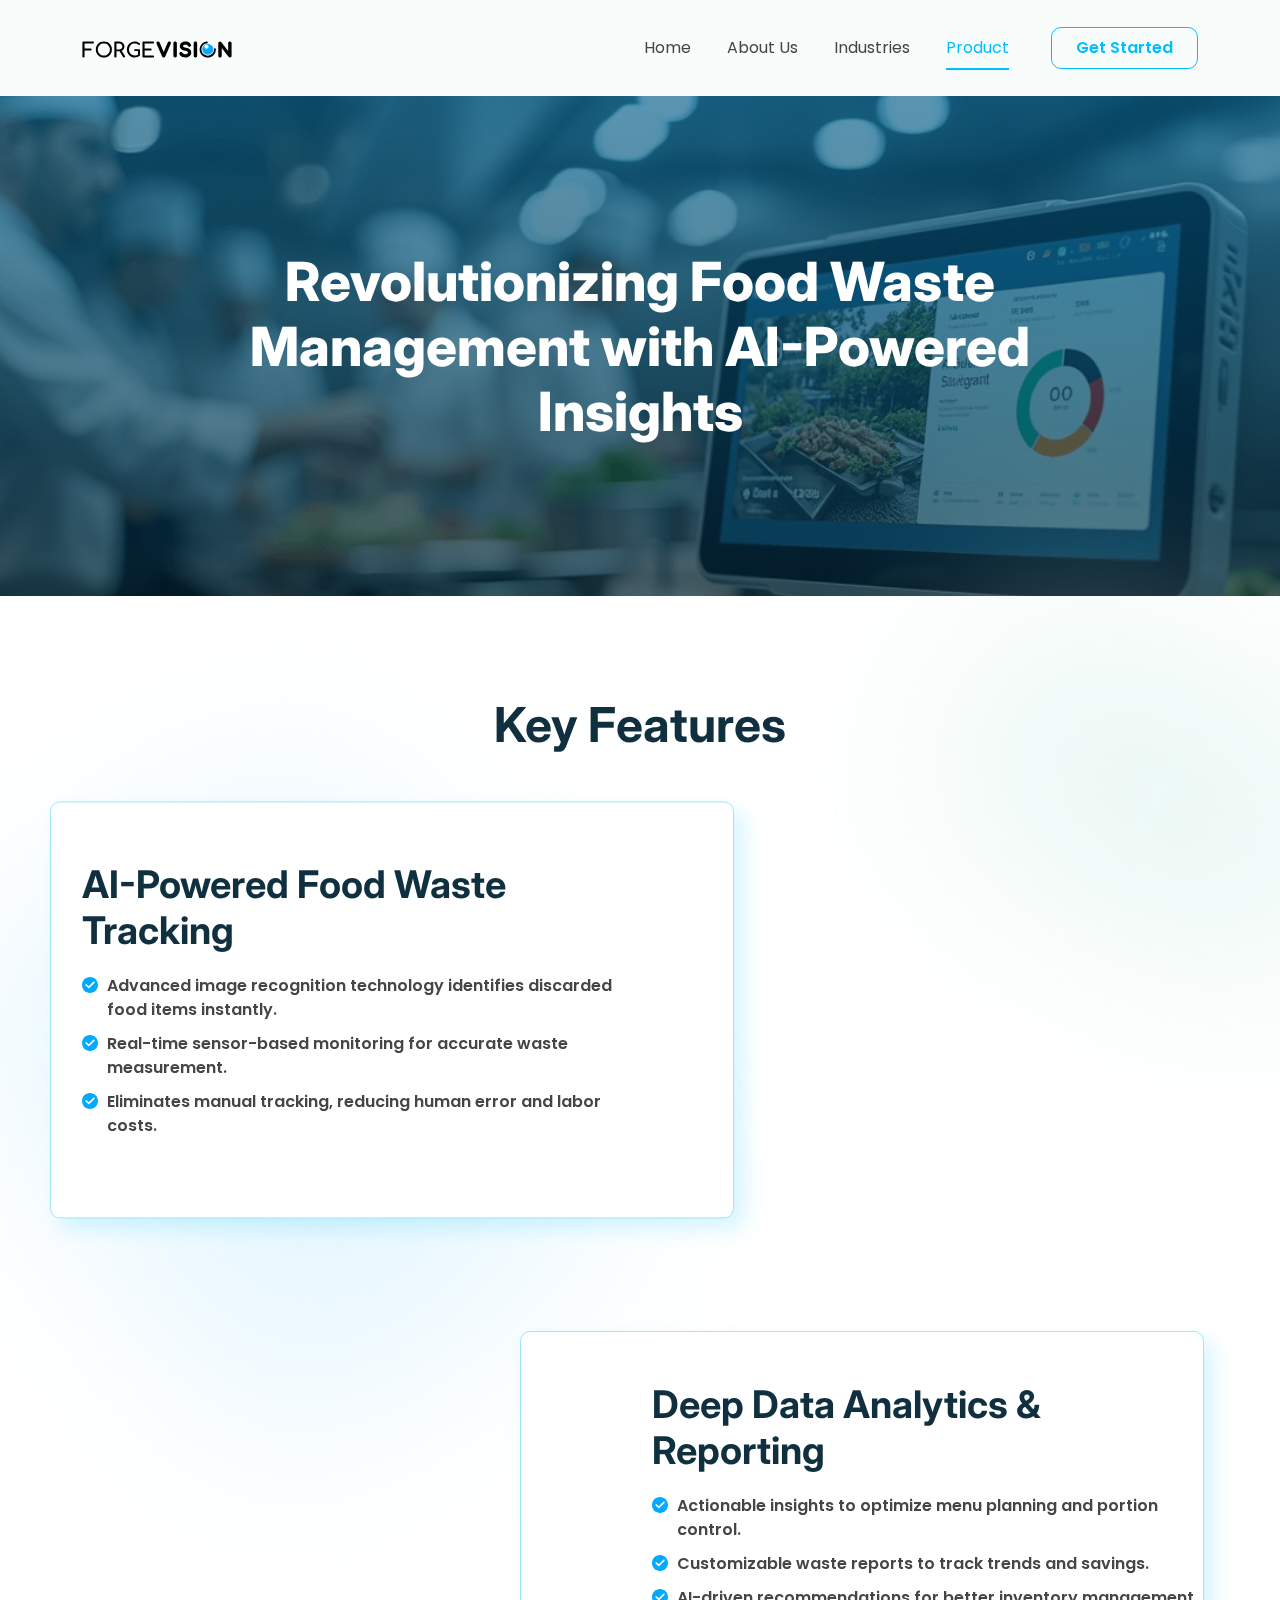
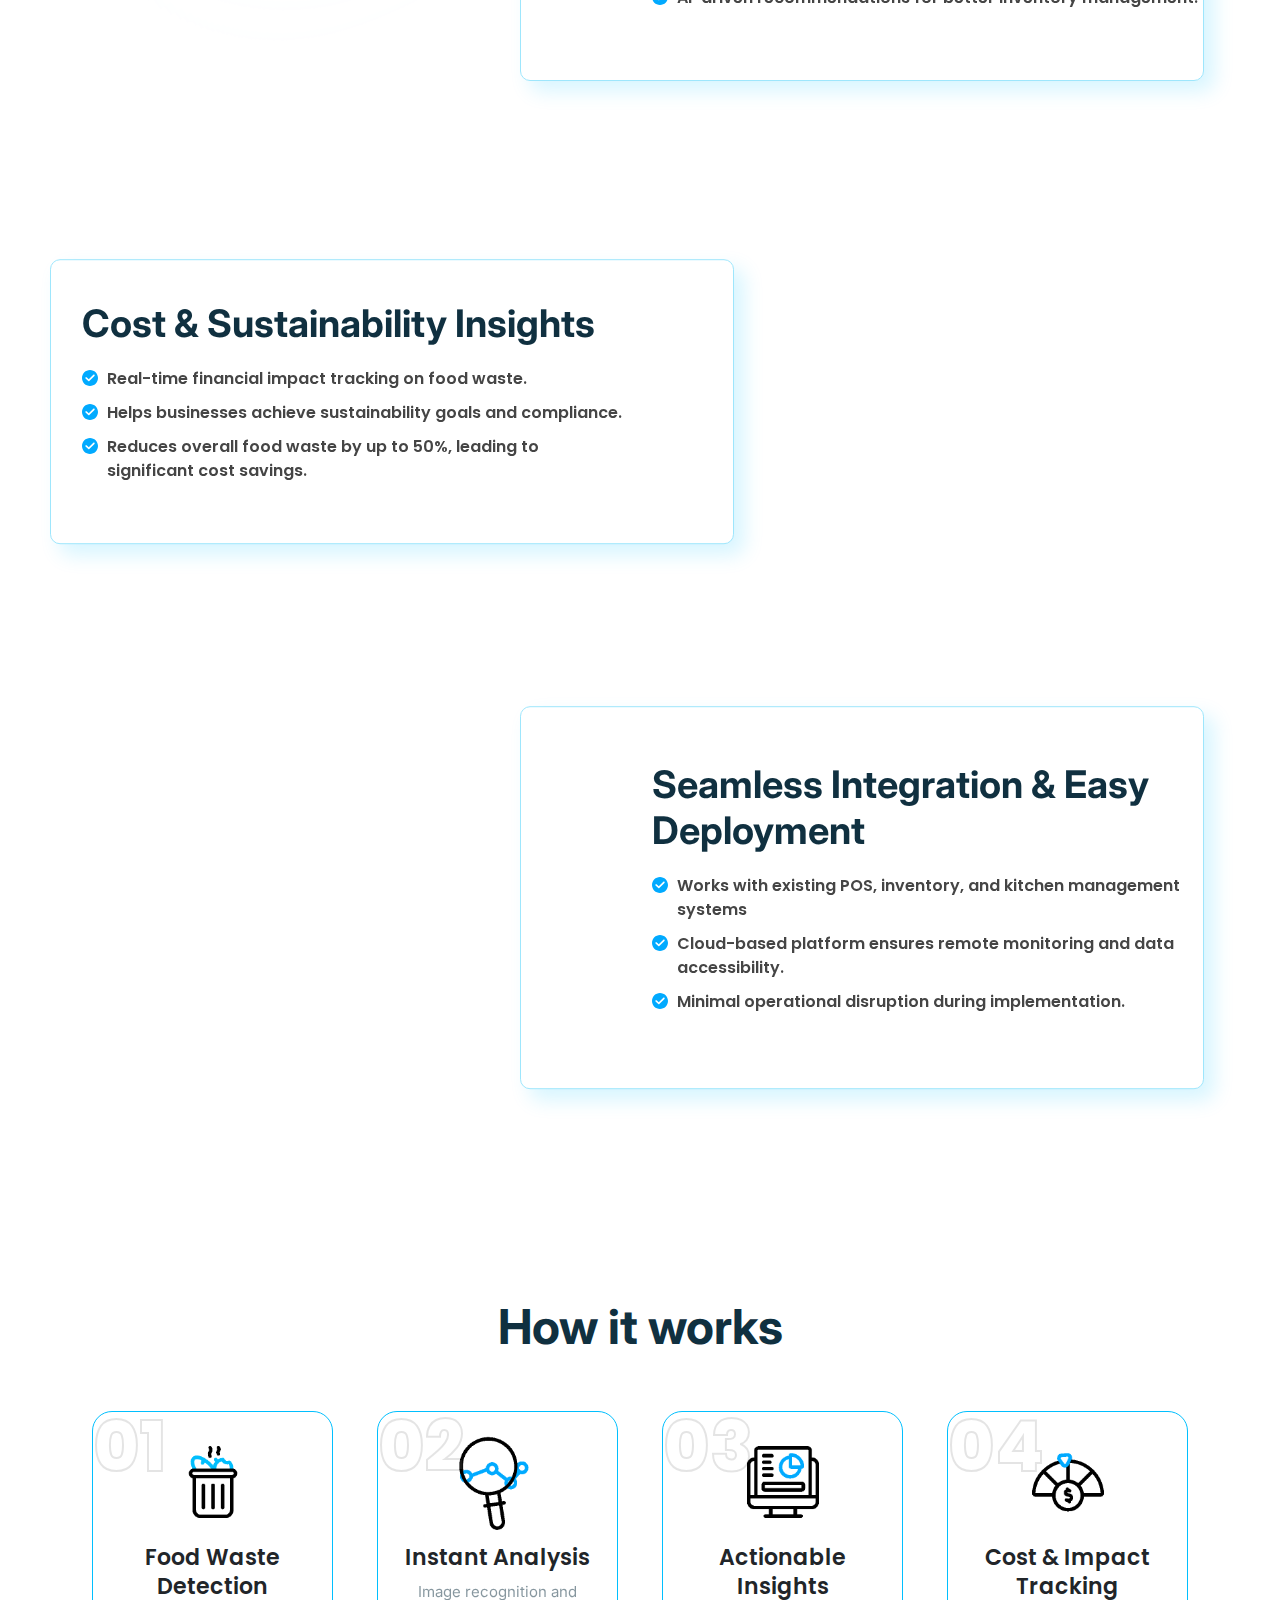
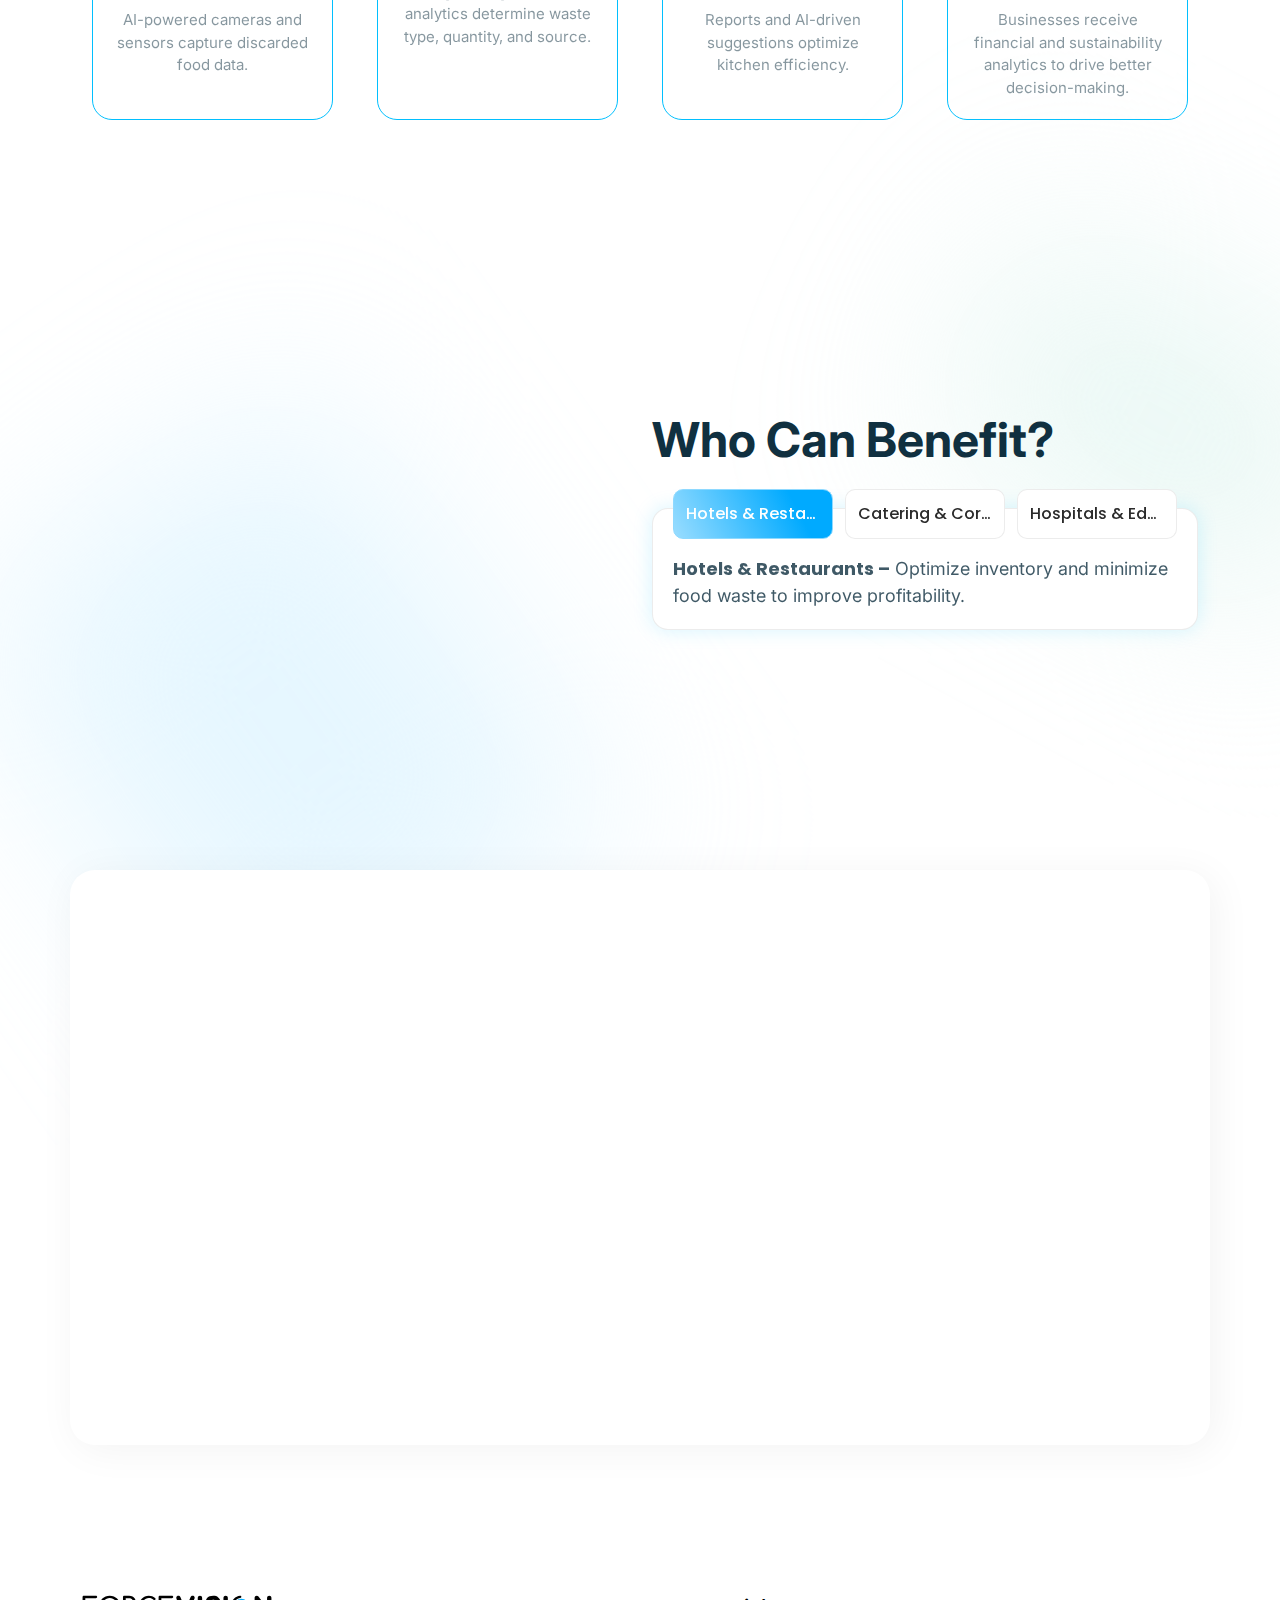
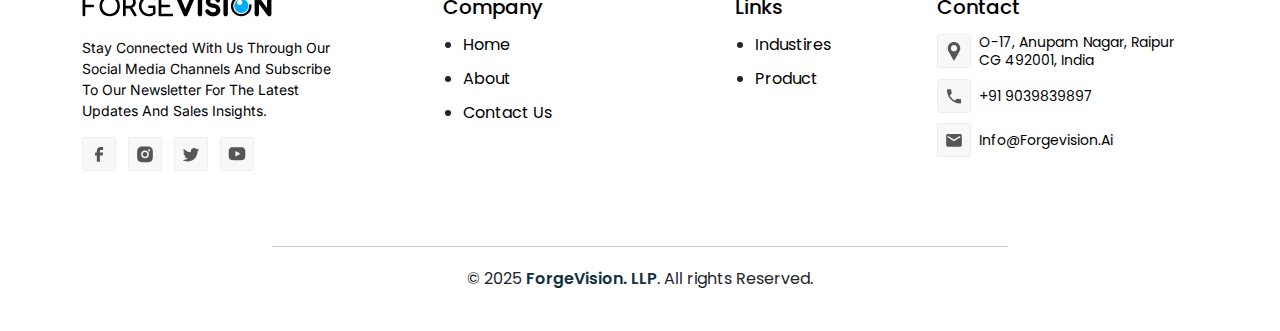
<file: product.html>
<!DOCTYPE html>
<html lang="en">

<head>
    <meta charset="UTF-8" />
    <meta name="viewport" content="width=device-width, initial-scale=1.0" />
    <title>Product | ForgeVision - Food Waste Prevention</title>
    <link rel="shortcut icon" href="images/favicon.png" type="image/x-icon" />
    <link rel="stylesheet" href="css/bootstrap.min.css" />
    <link rel="stylesheet" href="css/styles.css" />
    <link rel="stylesheet" href="https://cdn.jsdelivr.net/npm/swiper@11/swiper-bundle.min.css" />
    <link rel="preconnect" href="https://fonts.googleapis.com">
    <link rel="preconnect" href="https://fonts.gstatic.com" crossorigin>
    <link
        href="https://fonts.googleapis.com/css2?family=Inter:opsz,wght@14..32,100..900&family=Poppins:wght@400;500;600;700&display=swap"
        rel="stylesheet">

    <!-- animation -->
    <link href="https://unpkg.com/aos@2.3.1/dist/aos.css" rel="stylesheet">

</head>

<body>
    <header>
        <!-- Navigation Bar -->
        <nav class="navbar navbar-expand-lg py-0">
            <div class="container text-center">
                <a class="navbar-brand" href="/ForgeVision/index.html"><img src="images/Logo.svg" alt="logo"></a>
                <button class="navbar-toggler" type="button" data-bs-toggle="collapse" data-bs-target="#navbarNav">
                    <span class="navbar-toggler-icon"></span>
                </button>
                <div class="collapse navbar-collapse" id="navbarNav">
                    <ul class="navbar-nav ms-auto">
                        <li class="nav-item"><a class="nav-link" href="/ForgeVision/index.html">Home</a></li>
                        <li class="nav-item"><a class="nav-link" href="about.html">About Us</a></li>
                        <li class="nav-item"><a class="nav-link" href="industries.html">Industries</a></li>
                        <li class="nav-item"><a class="nav-link active" href="product.html">Product</a></li>
                    </ul>
                    <a class="theme-border-btn d-inline-flex text-center ms-xl-4 ms-md-3 m mt-lg-0 mt-4"
                        href="contact.html">Get
                        Started</a>
                </div>
            </div>
        </nav>
    </header>

    <main>
        <section class="small-banner py-0">
            <div class="product-banner py-100">
                <div class="container">
                    <div class="row justify-content-center align-items-center">
                        <div class="col-lg-9 text-center" data-aos="fade-up" data-aos-duration="3000">
                            <h1 class="main-heading text-white">Revolutionizing Food Waste Management with AI-Powered
                                Insights</h1>
                            <!-- <p>At ForgeVision, we harness the power of AI and real-time data analytics to help
                                businesses track, analyze, and reduce food waste effortlessly. Our innovative product is
                                designed for commercial kitchens, catering services, healthcare facilities, and
                                educational institutions—ensuring smarter operations and a more sustainable future.</p> -->
                        </div>
                    </div>
                </div>
            </div>
        </section>

        <section class="product-features-wrapper py-100">
            <div class="container">
                <div class="row">
                    <h2 class="section-title text-center">Key Features</h2>
                </div>
                <div class="row pt-5 align-items-center flex-wrap-reverse row-gap-4 px-sm-0 pro-row-wrapper">
                    <div class="col-lg-6 left-content-wrapper">
                        <h3 class="medium-heading">AI-Powered Food Waste Tracking</h3>
                        <ul class="check-list mt-md-3 mt-2">
                            <li>Advanced image recognition technology identifies discarded food items instantly.
                            </li>
                            <li>Real-time sensor-based monitoring for accurate waste measurement.
                            </li>
                            <li>Eliminates manual tracking, reducing human error and labor costs.</li>
                        </ul>
                    </div>
                    <div class="col-lg-6 ps-lg-5 position-relative z-2" data-aos="fade-left" data-aos-duration="3000">
                        <img src="images/food-waste.png" alt="food waste tracking" class="w-100 product-img">
                    </div>
                </div>
                <div class="row pt-5 mt-md-5 align-items-center row-gap-4 px-sm-0 pro-row-wrapper">
                    <div class="col-lg-6 pe-lg-5 position-relative z-2" data-aos="fade-right" data-aos-duration="3000">
                        <img src="images/about-us.jpg" alt="food waste tracking" class="w-100 product-img">
                    </div>
                    <div class="col-lg-6 right-content-wrapper">
                        <h3 class="medium-heading">Deep Data Analytics & Reporting</h3>
                        <ul class="check-list mt-md-3 mt-2">
                            <li>Actionable insights to optimize menu planning and portion control.</li>
                            <li>Customizable waste reports to track trends and savings.</li>
                            <li>AI-driven recommendations for better inventory management. </li>
                        </ul>
                    </div>

                </div>
                <div class="row pt-5 mt-md-5 align-items-center flex-wrap-reverse row-gap-4 px-sm-0 pro-row-wrapper">
                    <div class="col-lg-6 left-content-wrapper">
                        <h3 class="medium-heading">Cost & Sustainability Insights</h3>
                        <ul class="check-list mt-md-3 mt-2">
                            <li>Real-time financial impact tracking on food waste.</li>
                            <li>Helps businesses achieve sustainability goals and compliance.</li>
                            <li>Reduces overall food waste by up to 50%, leading to significant cost savings.</li>
                        </ul>
                    </div>
                    <div class="col-lg-6 ps-lg-5 position-relative z-2" data-aos="fade-left" data-aos-duration="3000">
                        <img src="images/product-banner1.png" alt="food waste tracking" class="w-100 product-img">
                    </div>
                </div>
                <div class="row pt-5 mt-md-5 align-items-center row-gap-4 px-sm-0 pro-row-wrapper">
                    <div class="col-lg-6 pe-lg-5 position-relative z-2" data-aos="fade-right" data-aos-duration="3000">
                        <img src="images/pro-img.jpg" alt="food waste tracking" class="w-100 product-img">
                    </div>
                    <div class="col-lg-6 right-content-wrapper">
                        <h3 class="medium-heading">Seamless Integration & Easy Deployment</h3>
                        <ul class="check-list mt-md-3 mt-2">
                            <li>Works with existing POS, inventory, and kitchen management systems</li>
                            <li>Cloud-based platform ensures remote monitoring and data accessibility.</li>
                            <li>Minimal operational disruption during implementation.</li>
                        </ul>
                    </div>

                </div>
            </div>
        </section>

        <section class="how-it-works py-100">
            <div class="container">
                <div class="row">
                    <div class="col-lg-12">
                        <h2 class="section-title text-center">How it works</h2>
                    </div>
                </div>
                <div class="row pt-sm-5 pt-3">
                    <div class="col-lg-3 col-md-6 col-12 my-lg-0 my-md-4 my-3">
                        <div class="hiw-box">
                            <span>01</span>
                            <div class="img-wrapper">
                                <img src="images/trash-can.gif" alt="trash bin">
                            </div>
                            <h4 class="small-title">Food Waste Detection</h4>
                            <p class="small-para">AI-powered cameras and sensors capture discarded food data.</p>
                        </div>
                    </div>
                    <div class="col-lg-3 col-md-6 col-12 my-lg-0 my-md-4 my-3">
                        <div class="hiw-box">
                            <span>02</span>
                            <div class="img-wrapper">
                                <img src="images/analytical-skill.gif" alt="trash bin">
                            </div>
                            <h4 class="small-title">Instant Analysis </h4>
                            <p class="small-para">Image recognition and analytics determine waste type, quantity, and
                                source.</p>
                        </div>
                    </div>
                    <div class="col-lg-3 col-md-6 col-12 my-lg-0 my-md-4 my-3">
                        <div class="hiw-box">
                            <span>03</span>
                            <div class="img-wrapper">
                                <img src="images/analytics.gif" alt="trash bin">
                            </div>
                            <h4 class="small-title">Actionable Insights</h4>
                            <p class="small-para">Reports and AI-driven suggestions optimize kitchen efficiency.</p>
                        </div>
                    </div>
                    <div class="col-lg-3 col-md-6 col-12 my-lg-0 my-md-4 my-3">
                        <div class="hiw-box">
                            <span>04</span>
                            <div class="img-wrapper">
                                <img src="images/cost-effectiveness.gif" alt="trash bin">
                            </div>
                            <h4 class="small-title">Cost & Impact Tracking</h4>
                            <p class="small-para">Businesses receive financial and sustainability analytics to drive
                                better decision-making.</p>
                        </div>
                    </div>
                </div>
            </div>
        </section>

        <section class="product-features-wrapper py-100">
            <div class="container">
                <div class="row align-items-center flex-wrap-reverse row-gap-4">
                    <div class="col-lg-6 pe-lg-5" data-aos="fade-left" data-aos-duration="3000">
                        <div class="swiper">
                            <div class="swiper product_slider">
                                <div class="swiper-wrapper">
                                    <div class="swiper-slide">
                                        <img src="images/product-image.png" />
                                    </div>
                                    <div class="swiper-slide">
                                        <img src="images/image-scan.jpg" />
                                    </div>
                                    <div class="swiper-slide">
                                        <img src="images/product-banner.png" />
                                    </div>
                                    <div class="swiper-slide">
                                        <img src="images/product-banner1.png" />
                                    </div>
                                    <div class="swiper-slide">
                                        <img src="images/product-banner1.png" />
                                    </div>
                                </div>
                            </div>
                        </div>
                    </div>
                    <div class="col-lg-6">
                        <h2 class="section-title mb-3">Who Can Benefit?</h2>
                        <div class="benefit-wrapper">
                            <ul class="nav nav-tabs" id="benefitTabs" role="tablist">
                                <li class="nav-item" role="presentation">
                                    <button class="nav-link active" id="hotels-tab" data-bs-toggle="tab"
                                        data-bs-target="#hotels" type="button" role="tab">Hotels & Restaurants</button>
                                </li>
                                <li class="nav-item" role="presentation">
                                    <button class="nav-link" id="catering-tab" data-bs-toggle="tab"
                                        data-bs-target="#catering" type="button" role="tab">Catering & Corporate
                                        Kitchens</button>
                                </li>
                                <li class="nav-item" role="presentation">
                                    <button class="nav-link" id="hospitals-tab" data-bs-toggle="tab"
                                        data-bs-target="#hospitals" type="button" role="tab">Hospitals & Educational
                                        Institutions</button>
                                </li>
                            </ul>
                            <div class="tab-content mt-3" id="benefitTabsContent">
                                <div class="tab-pane fade show active" id="hotels" role="tabpanel">
                                    <p><strong>Hotels & Restaurants –</strong> Optimize inventory and minimize food
                                        waste to improve profitability.</p>
                                </div>
                                <div class="tab-pane fade" id="catering" role="tabpanel">
                                    <p><strong>Catering & Corporate Kitchens –</strong> Ensure efficient food service
                                        with AI-driven demand forecasting.</p>
                                </div>
                                <div class="tab-pane fade" id="hospitals" role="tabpanel">
                                    <p><strong>Hospitals & Educational Institutions –</strong> Reduce food waste while
                                        meeting dietary and compliance regulations.</p>
                                </div>
                            </div>
                        </div>
                    </div>
                </div>
            </div>
        </section>

        <section class="cta-wrapper">
            <div class="container">
                <div class="row cta-inner-wrapper">
                    <div class="col-lg-7 d-flex align-items-center" data-aos="fade-right" data-aos-duration="3000">
                        <div class="padding-wrapper text-lg-start text-center">
                            <h2 class="section-title">
                                Get Started with ForgeVision
                            </h2>
                            <p class="medium-para mw-100">Ready to take control of food waste management with
                                cutting-edge AI technology? Contact us today for a demo and see how ForgeVision can
                                transform your kitchen operations.</p>
                            <a href="contact.html"
                                class="theme-gradient-btn d-inline-flex text-center mt-md-4 mt-3">Schedule a Demo</a>
                        </div>
                    </div>
                    <div class="col-lg-5 d-flex align-items-end justify-content-center text-center" data-aos="fade-up"
                        data-aos-duration="3000">
                        <img src="images/cta-image.png" alt="cta" class="cta-img-wrapper">
                    </div>
                </div>
            </div>
        </section>
    </main>

    <footer>
        <div class="container">
            <div class="row">
                <div class="col-lg-3 col-md-6 col-12 mb-lg-0 mb-4">
                    <a href="/ForgeVision/index.html"><img src="images/Logo.svg" alt="logo" class="logo"></a>
                    <p class="f-para">Stay connected with us through our social media channels and subscribe to our
                        newsletter for
                        the latest
                        updates and sales insights.</p>
                    <ul class="social-link mt-3">
                        <li>
                            <a href="#" class="f-icon-wrapper">
                                <svg width="16" height="17" viewBox="0 0 16 17" fill="none"
                                    xmlns="http://www.w3.org/2000/svg">
                                    <path
                                        d="M6.13249 15.1432H8.79916V9.80323H11.2018L11.4658 7.1499H8.79916V5.8099C8.79916 5.63308 8.86939 5.46352 8.99442 5.33849C9.11944 5.21347 9.28901 5.14323 9.46582 5.14323H11.4658V2.47656H9.46582C8.58177 2.47656 7.73392 2.82775 7.1088 3.45287C6.48368 4.07799 6.13249 4.92584 6.13249 5.8099V7.1499H4.79916L4.53516 9.80323H6.13249V15.1432Z"
                                        fill="#565656" />
                                </svg>
                            </a>
                        </li>
                        <li>
                            <a href="#" class="f-icon-wrapper">
                                <svg width="16" height="17" viewBox="0 0 16 17" fill="none"
                                    xmlns="http://www.w3.org/2000/svg">
                                    <path
                                        d="M8.68832 2.14844C9.43832 2.15044 9.81899 2.15444 10.1477 2.16377L10.277 2.16844C10.4263 2.17377 10.5737 2.18044 10.7517 2.18844C11.461 2.22177 11.945 2.33377 12.3697 2.49844C12.8097 2.66777 13.1803 2.8971 13.551 3.2671C13.89 3.60037 14.1523 4.0035 14.3197 4.44844C14.4843 4.8731 14.5963 5.3571 14.6297 6.0671C14.6377 6.24444 14.6443 6.39177 14.6497 6.54177L14.6537 6.6711C14.6637 6.9991 14.6677 7.37977 14.669 8.12977L14.6697 8.6271V9.50044C14.6713 9.98671 14.6662 10.473 14.6543 10.9591L14.6503 11.0884C14.645 11.2384 14.6383 11.3858 14.6303 11.5631C14.597 12.2731 14.4837 12.7564 14.3197 13.1818C14.1528 13.627 13.8904 14.0302 13.551 14.3631C13.2176 14.702 12.8145 14.9643 12.3697 15.1318C11.945 15.2964 11.461 15.4084 10.7517 15.4418C10.5935 15.4492 10.4352 15.4559 10.277 15.4618L10.1477 15.4658C9.81899 15.4751 9.43832 15.4798 8.68832 15.4811L8.19099 15.4818H7.31832C6.83183 15.4834 6.34534 15.4783 5.85899 15.4664L5.72966 15.4624C5.5714 15.4564 5.41317 15.4496 5.25499 15.4418C4.54566 15.4084 4.06166 15.2964 3.63632 15.1318C3.19143 14.9647 2.78847 14.7023 2.45566 14.3631C2.11635 14.03 1.8538 13.6268 1.68632 13.1818C1.52166 12.7571 1.40966 12.2731 1.37632 11.5631C1.36889 11.4049 1.36223 11.2467 1.35632 11.0884L1.35299 10.9591C1.3407 10.473 1.33515 9.98671 1.33632 9.50044V8.12977C1.33446 7.6435 1.33935 7.15724 1.35099 6.6711L1.35566 6.54177C1.36099 6.39177 1.36766 6.24444 1.37566 6.0671C1.40899 5.3571 1.52099 4.87377 1.68566 4.44844C1.85306 4.00304 2.11614 3.59979 2.45632 3.2671C2.78905 2.92809 3.19175 2.66576 3.63632 2.49844C4.06166 2.33377 4.54499 2.22177 5.25499 2.18844C5.43232 2.18044 5.58032 2.17377 5.72966 2.16844L5.85899 2.16444C6.34512 2.15259 6.83139 2.14748 7.31766 2.1491L8.68832 2.14844ZM8.00299 5.48177C7.11893 5.48177 6.27109 5.83296 5.64597 6.45808C5.02084 7.0832 4.66966 7.93105 4.66966 8.8151C4.66966 9.69916 5.02084 10.547 5.64597 11.1721C6.27109 11.7972 7.11893 12.1484 8.00299 12.1484C8.88704 12.1484 9.73489 11.7972 10.36 11.1721C10.9851 10.547 11.3363 9.69916 11.3363 8.8151C11.3363 7.93105 10.9851 7.0832 10.36 6.45808C9.73489 5.83296 8.88704 5.48177 8.00299 5.48177ZM8.00299 6.8151C8.26563 6.81506 8.52571 6.86675 8.76838 6.96722C9.01105 7.06769 9.23155 7.21497 9.4173 7.40066C9.60305 7.58634 9.7504 7.8068 9.85095 8.04943C9.9515 8.29206 10.0033 8.55213 10.0033 8.81477C10.0034 9.07741 9.95168 9.3375 9.85121 9.58016C9.75074 9.82283 9.60346 10.0433 9.41777 10.2291C9.23208 10.4148 9.01163 10.5622 8.769 10.6627C8.52636 10.7633 8.2663 10.8151 8.00366 10.8151C7.47322 10.8151 6.96451 10.6044 6.58944 10.2293C6.21437 9.85425 6.00366 9.34554 6.00366 8.8151C6.00366 8.28467 6.21437 7.77596 6.58944 7.40089C6.96451 7.02582 7.47322 6.8151 8.00366 6.8151M11.5037 4.48177C11.2826 4.48177 11.0707 4.56957 10.9144 4.72585C10.7581 4.88213 10.6703 5.09409 10.6703 5.3151C10.6703 5.53612 10.7581 5.74808 10.9144 5.90436C11.0707 6.06064 11.2826 6.14844 11.5037 6.14844C11.7247 6.14844 11.9366 6.06064 12.0929 5.90436C12.2492 5.74808 12.337 5.53612 12.337 5.3151C12.337 5.09409 12.2492 4.88213 12.0929 4.72585C11.9366 4.56957 11.7247 4.48177 11.5037 4.48177Z"
                                        fill="#565656" />
                                </svg>
                            </a>
                        </li>
                        <li>
                            <a href="#" class="f-icon-wrapper"><svg width="16" height="17" viewBox="0 0 16 17"
                                    fill="none" xmlns="http://www.w3.org/2000/svg">
                                    <path
                                        d="M14.9701 4.8099C14.4568 5.04323 13.9034 5.19656 13.3301 5.2699C13.9168 4.91656 14.3701 4.35656 14.5834 3.68323C14.0301 4.01656 13.4168 4.2499 12.7701 4.38323C12.2434 3.8099 11.5034 3.47656 10.6634 3.47656C9.09677 3.47656 7.81677 4.75656 7.81677 6.33656C7.81677 6.56323 7.84344 6.78323 7.8901 6.9899C5.51677 6.8699 3.40344 5.7299 1.99677 4.00323C1.7501 4.42323 1.6101 4.91656 1.6101 5.43656C1.6101 6.4299 2.1101 7.3099 2.88344 7.8099C2.4101 7.8099 1.9701 7.67656 1.58344 7.47656V7.49656C1.58344 8.88323 2.5701 10.0432 3.87677 10.3032C3.45726 10.418 3.01683 10.434 2.5901 10.3499C2.77118 10.9182 3.1258 11.4155 3.60412 11.7718C4.08243 12.1282 4.6604 12.3257 5.25677 12.3366C4.24586 13.1369 2.99277 13.5694 1.70344 13.5632C1.47677 13.5632 1.2501 13.5499 1.02344 13.5232C2.2901 14.3366 3.79677 14.8099 5.4101 14.8099C10.6634 14.8099 13.5501 10.4499 13.5501 6.6699C13.5501 6.54323 13.5501 6.42323 13.5434 6.29656C14.1034 5.89656 14.5834 5.3899 14.9701 4.8099Z"
                                        fill="#565656" />
                                </svg>
                            </a>
                        </li>
                        <li>
                            <a href="#" class="f-icon-wrapper"><svg width="16" height="13" viewBox="0 0 16 13"
                                    fill="none" xmlns="http://www.w3.org/2000/svg">
                                    <path fill-rule="evenodd" clip-rule="evenodd"
                                        d="M8.0026 1C8.5726 1 9.15727 1.01448 9.72394 1.03817L10.3933 1.06976L11.0339 1.10727L11.6339 1.14742L12.1819 1.18954C12.7767 1.23422 13.3365 1.48467 13.7626 1.89676C14.1887 2.30886 14.4538 2.85617 14.5113 3.4423L14.5379 3.722L14.5879 4.3209C14.6346 4.94151 14.6693 5.61806 14.6693 6.265C14.6693 6.91194 14.6346 7.58849 14.5879 8.2091L14.5379 8.808L14.5113 9.0877C14.4538 9.67393 14.1886 10.2213 13.7623 10.6334C13.3361 11.0455 12.7762 11.2959 12.1813 11.3405L11.6346 11.3819L11.0346 11.4227L10.3933 11.4602L9.72394 11.4918C9.15049 11.5163 8.57659 11.5291 8.0026 11.53C7.42862 11.5291 6.85472 11.5163 6.28127 11.4918L5.61194 11.4602L4.97127 11.4227L4.37127 11.3819L3.82327 11.3405C3.22848 11.2958 2.66874 11.0453 2.24263 10.6332C1.81653 10.2211 1.5514 9.67383 1.49394 9.0877L1.46727 8.808L1.41727 8.2091C1.36649 7.56224 1.33936 6.91379 1.33594 6.265C1.33594 5.61806 1.3706 4.94151 1.41727 4.3209L1.46727 3.722L1.49394 3.4423C1.55138 2.85628 1.81641 2.30905 2.24238 1.89696C2.66835 1.48488 3.22793 1.23437 3.8226 1.18954L4.36994 1.14742L4.96994 1.10727L5.61127 1.06976L6.2806 1.03817C6.85427 1.01364 7.4284 1.00091 8.0026 1ZM6.66927 4.66905V7.86095C6.66927 8.16501 7.0026 8.35455 7.26927 8.20318L10.0693 6.60723C10.1302 6.5726 10.1808 6.52274 10.216 6.46266C10.2512 6.40258 10.2697 6.3344 10.2697 6.265C10.2697 6.1956 10.2512 6.12742 10.216 6.06734C10.1808 6.00726 10.1302 5.9574 10.0693 5.92277L7.26927 4.32748C7.20844 4.29281 7.13944 4.27457 7.06921 4.27458C6.99897 4.27459 6.92997 4.29286 6.86916 4.32754C6.80834 4.36223 6.75785 4.41212 6.72276 4.47218C6.68768 4.53224 6.66923 4.60037 6.66927 4.66971V4.66905Z"
                                        fill="#565656" />
                                </svg>
                            </a>
                        </li>
                    </ul>
                </div>
                <div class="col-lg-3 col-md-6 col-12 mb-lg-0 mb-4 d-flex justify-content-lg-center">
                    <div class="footer-widget">
                        <h5 class="footer-title">Company</h5>
                        <ul>
                            <li><a href="/ForgeVision/index.html">Home</a></li>
                            <li><a href="about.html">About </a></li>
                            <!-- <li><a href="industries.html">Industires</a></li>
                  <li><a href="product.html">Product</a></li> -->
                            <li><a href="contact.html">Contact us</a></li>
                        </ul>
                    </div>
                </div>
                <div class="col-lg-3 col-md-6 col-12 mb-lg-0 mb-4 d-flex justify-content-lg-center ">
                    <div class="footer-widget">
                        <h5 class="footer-title">Links</h5>
                        <ul>
                            <li><a href="industries.html">Industires</a></li>
                            <li><a href="product.html">Product</a></li>
                            <!-- <li><a href="blog.html">Blogs</a></li>
                  <li><a href="case-studies.html">Case Studies</a></li> -->
                        </ul>
                    </div>
                </div>
                <div class="col-lg-3 col-md-6 col-12 mb-lg-0 mb-4">
                    <div class="footer-widget">
                        <h5 class="footer-title">Contact</h5>
                        <ul class="list-unstyled info-widget ps-0">
                            <li><a href="" class="d-flex align-items-center justify-content-start">
                                    <svg class="me-2 f-icon-wrapper" width="16" height="17" viewBox="0 0 16 17"
                                        fill="none" xmlns="http://www.w3.org/2000/svg">
                                        <g clip-path="url(#clip0_58_243)">
                                            <path
                                                d="M7.99741 0.8125C5.05666 0.8125 2.66406 3.20509 2.66406 6.14584C2.66406 7.02866 2.88478 7.90397 3.30437 8.68034L7.70575 16.6406C7.76434 16.7467 7.876 16.8125 7.99741 16.8125C8.11881 16.8125 8.23047 16.7467 8.28906 16.6406L12.6921 8.67772C13.11 7.90397 13.3307 7.02863 13.3307 6.14581C13.3307 3.20509 10.9382 0.8125 7.99741 0.8125ZM7.99741 8.8125C6.52703 8.8125 5.33075 7.61622 5.33075 6.14584C5.33075 4.67547 6.52703 3.47919 7.99741 3.47919C9.46778 3.47919 10.6641 4.67547 10.6641 6.14584C10.6641 7.61622 9.46778 8.8125 7.99741 8.8125Z"
                                                fill="#565656" />
                                        </g>
                                        <defs>
                                            <clipPath id="clip0_58_243">
                                                <rect width="16" height="16" fill="white"
                                                    transform="translate(0 0.8125)" />
                                            </clipPath>
                                        </defs>
                                    </svg>
                                    O-17, Anupam Nagar, Raipur CG 492001, India</a></li>
                            <li><a href="tel:+91 9039839897" class="d-flex align-items-center justify-content-start">
                                    <svg class="me-2 f-icon-wrapper" width="16" height="17" viewBox="0 0 16 17"
                                        fill="none" xmlns="http://www.w3.org/2000/svg">
                                        <path
                                            d="M4.41333 8.00583C5.37333 9.8925 6.92 11.4392 8.80667 12.3992L10.2733 10.9325C10.46 10.7458 10.72 10.6925 10.9533 10.7658C11.7 11.0125 12.5 11.1458 13.3333 11.1458C13.5101 11.1458 13.6797 11.2161 13.8047 11.3411C13.9298 11.4661 14 11.6357 14 11.8125V14.1458C14 14.3226 13.9298 14.4922 13.8047 14.6172C13.6797 14.7423 13.5101 14.8125 13.3333 14.8125C10.3275 14.8125 7.44487 13.6185 5.31946 11.493C3.19404 9.36763 2 6.48495 2 3.47917C2 3.30236 2.07024 3.13279 2.19526 3.00776C2.32029 2.88274 2.48986 2.8125 2.66667 2.8125H5C5.17681 2.8125 5.34638 2.88274 5.4714 3.00776C5.59643 3.13279 5.66667 3.30236 5.66667 3.47917C5.66667 4.3125 5.8 5.1125 6.04667 5.85917C6.12 6.0925 6.06667 6.3525 5.88 6.53917L4.41333 8.00583Z"
                                            fill="#565656" />
                                    </svg>

                                    +91 9039839897 </a></li>
                            <li><a href="mailto:info@forgevision.ai"
                                    class="d-flex align-items-center justify-content-start">
                                    <svg class="me-2 f-icon-wrapper" width="16" height="17" viewBox="0 0 16 17"
                                        fill="none" xmlns="http://www.w3.org/2000/svg">
                                        <path
                                            d="M13.332 3.48438H2.66536C1.93203 3.48438 1.3387 4.08437 1.3387 4.81771L1.33203 12.8177C1.33203 13.551 1.93203 14.151 2.66536 14.151H13.332C14.0654 14.151 14.6654 13.551 14.6654 12.8177V4.81771C14.6654 4.08437 14.0654 3.48438 13.332 3.48438ZM13.332 6.15104L7.9987 9.48437L2.66536 6.15104V4.81771L7.9987 8.15104L13.332 4.81771V6.15104Z"
                                            fill="#565656" />
                                    </svg>

                                    info@forgevision.ai </a></li>
                        </ul>
                    </div>
                </div>
            </div>
            <div class="row justify-content-center f-bottom-wrapper">
                <div class="col-lg-8">
                    <p class="text-center">© 2025 <a href="/">ForgeVision. LLP</a>. All rights Reserved.
                    </p>
                </div>
            </div>
        </div>
    </footer>

    <script src="js/bootstrap.min.js"></script>
    <script src="https://cdn.jsdelivr.net/npm/swiper@11/swiper-bundle.min.js"></script>
    <script src="https://unpkg.com/aos@2.3.1/dist/aos.js"></script>
    <script src="js/script.js"></script>
    <script>
        const product_swiper = new Swiper(".product_slider", {
            spaceBetween: 30,
            slidePerView: 1,
            effect: "fade",
            loop: true,
            autoplay: {
                delay: 1500,
                disableOnInteraction: false,
            },
        });
    </script>
</body>

</html>
</file>
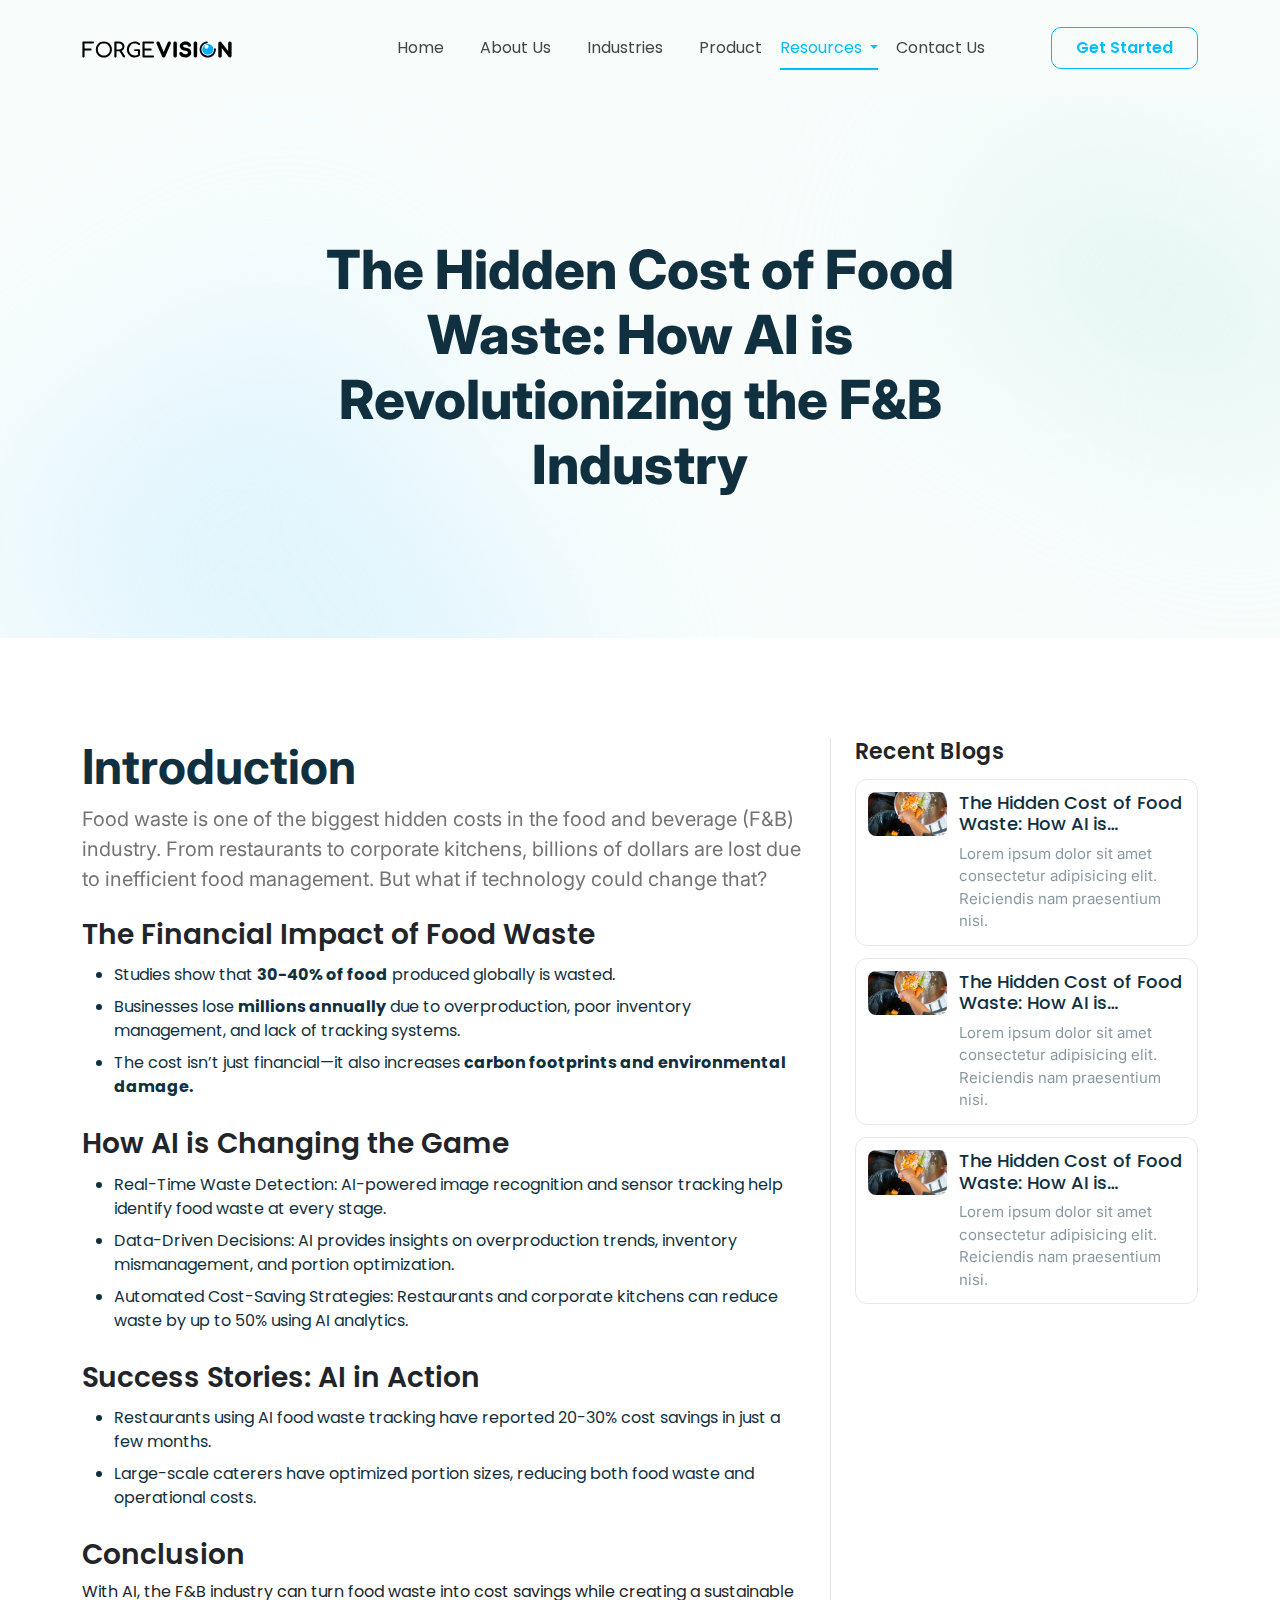
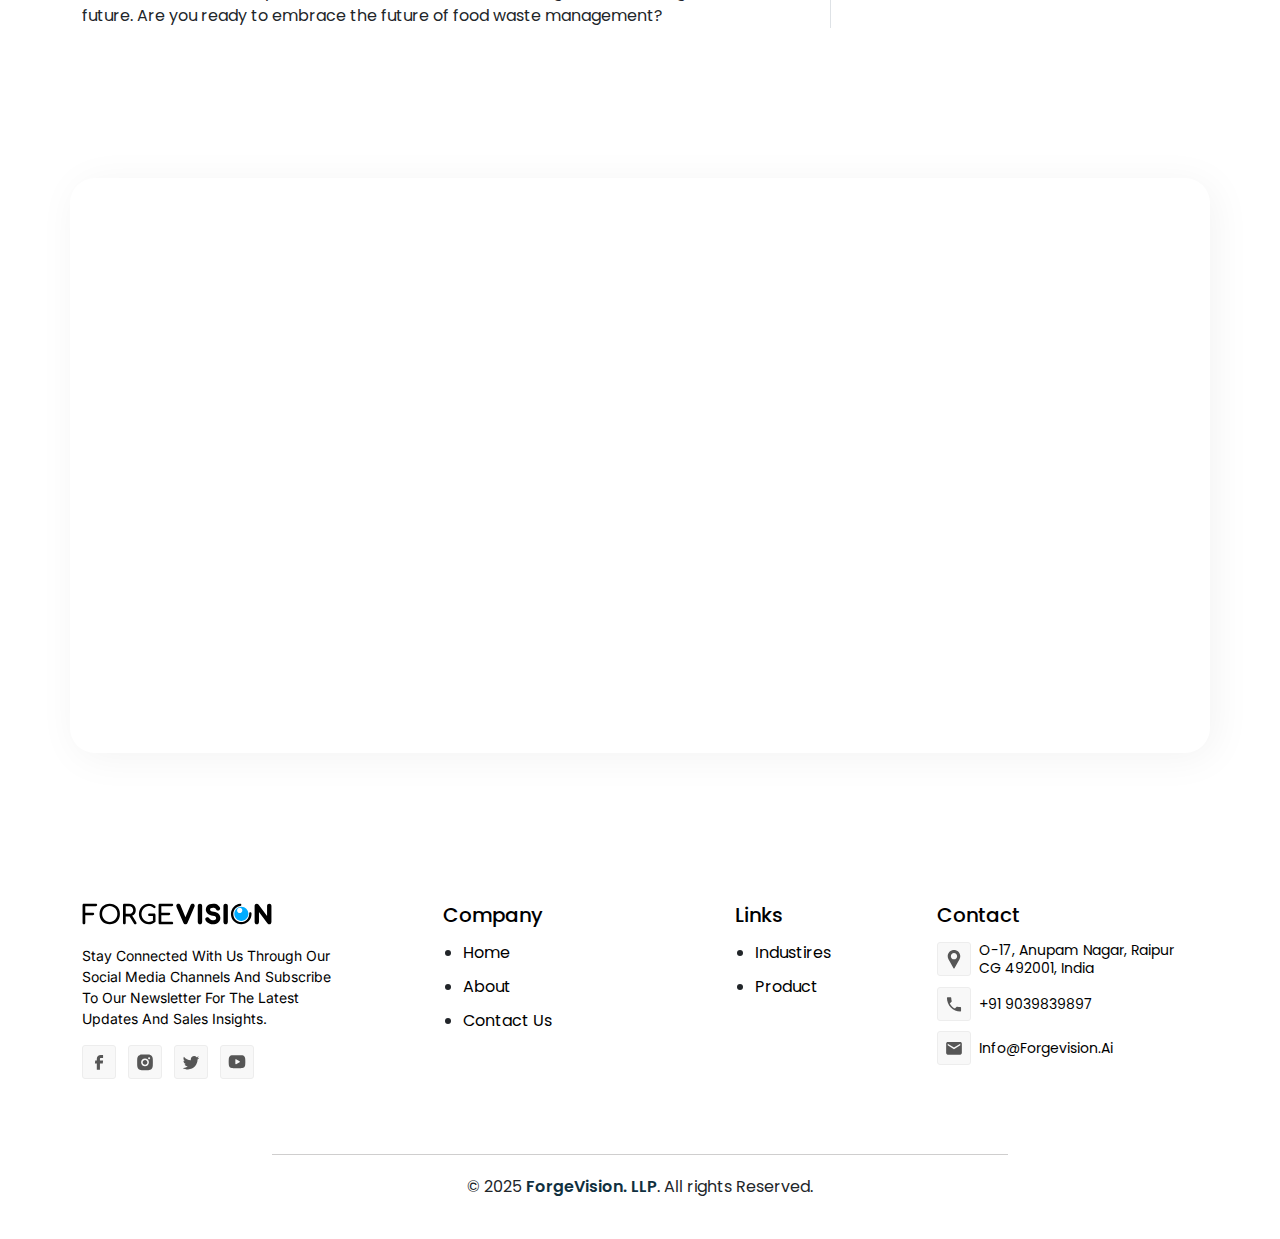
<file: the-hidden-cost-of-food-waste-how-ai-is-revolutionizing-the-fb-industry.html>
<!DOCTYPE html>
<html lang="en">

<head>
  <meta charset="UTF-8" />
  <meta name="viewport" content="width=device-width, initial-scale=1.0" />
  <title>The Hidden Cost of Food Waste: How AI is Revolutionizing the F&B Industry | ForgeVision - Food Waste Prevention
  </title>
  <link rel="shortcut icon" href="images/favicon.png" type="image/x-icon" />
  <link rel="stylesheet" href="css/bootstrap.min.css" />
  <link rel="stylesheet" href="css/styles.css" />
  <link rel="stylesheet" href="https://cdn.jsdelivr.net/npm/swiper@11/swiper-bundle.min.css" />
  <link rel="preconnect" href="https://fonts.googleapis.com">
  <link rel="preconnect" href="https://fonts.gstatic.com" crossorigin>
  <link
    href="https://fonts.googleapis.com/css2?family=Inter:opsz,wght@14..32,100..900&family=Poppins:wght@400;500;600;700&display=swap"
    rel="stylesheet">

  <!-- animation -->
  <link href="https://unpkg.com/aos@2.3.1/dist/aos.css" rel="stylesheet">

</head>

<body>
  <header>
    <!-- Navigation Bar -->
    <nav class="navbar navbar-expand-lg py-0">
      <div class="container text-center">
        <a class="navbar-brand" href="/ForgeVision/index.html"><img src="images/Logo.svg" alt="logo"></a>
        <button class="navbar-toggler" type="button" data-bs-toggle="collapse" data-bs-target="#navbarNav">
          <span class="navbar-toggler-icon"></span>
        </button>
        <div class="collapse navbar-collapse" id="navbarNav">
          <ul class="navbar-nav ms-auto">
            <li class="nav-item"><a class="nav-link" href="/ForgeVision/index.html">Home</a></li>
            <li class="nav-item"><a class="nav-link" href="about.html">About Us</a></li>
            <li class="nav-item"><a class="nav-link" href="industries.html">Industries</a></li>
            <li class="nav-item"><a class="nav-link" href="product.html">Product</a></li>
            <div class="dropdown">
              <a class="nav-link active dropdown-toggle cursor-pointer" data-bs-toggle="dropdown" aria-expanded="false">
                Resources
              </a>
              <ul class="dropdown-menu">
                <li><a class="dropdown-item" href="blog.html">Blogs</a></li>
                <li><a class="dropdown-item" href="case-studies.html">Case studies</a></li>
              </ul>
            </div>
            <li class="nav-item"><a class="nav-link" href="contact.html">Contact Us</a></li>
          </ul>
          <a class="theme-border-btn d-inline-flex text-center ms-xl-5 ms-md-3 m mt-lg-0 mt-4" href="contact.html">Get
            Started</a>
        </div>
      </div>
    </nav>
  </header>

  <main>
    <section class="small-banner">
      <div class="container">
        <div class="row justify-content-center align-items-center">
          <div class="col-lg-8 text-center">
            <h1 class="main-heading">The Hidden Cost of Food Waste: How AI is Revolutionizing the
              F&B Industry</h1>
          </div>
        </div>
      </div>
    </section>

    <section class="py-100">
      <div class="container">
        <div class="row">
          <div class="col-lg-8 pe-lg-4">
            <h2 class="section-title">Introduction</h2>
            <p class="medium-para mw-100">Food waste is one of the biggest hidden costs in the food and
              beverage (F&B) industry. From restaurants to corporate kitchens, billions of dollars are
              lost due to inefficient food management. But what if technology could change that?</p>
            <h2 class="blog-title mt-4 mb-2">The Financial Impact of Food Waste</h2>
            <ul>
              <li class="py-1 text-secondary">Studies show that <strong>30-40% of food</strong> produced globally is
                wasted.</li>
              <li class="py-1 text-secondary">Businesses lose <strong>millions annually</strong> due to overproduction,
                poor inventory management, and lack of tracking systems.</li>
              <li class="py-1 text-secondary">The cost isn’t just financial—it also increases <strong>carbon footprints
                  and environmental damage.</strong></li>
            </ul>
            <h2 class="blog-title mt-4 mb-2">How AI is Changing the Game</h2>
            <ul>
              <li class="py-1 text-secondary">Real-Time Waste Detection: AI-powered image recognition and sensor
                tracking
                help identify food waste at every stage.</li>
              <li class="py-1 text-secondary">Data-Driven Decisions: AI provides insights on overproduction trends,
                inventory mismanagement, and portion optimization.</li>
              <li class="py-1 text-secondary">Automated Cost-Saving Strategies: Restaurants and corporate kitchens can
                reduce waste by up to 50% using AI analytics.</li>
            </ul>
            <h2 class="blog-title mt-4 mb-2">Success Stories: AI in Action</h2>
            <ul>
              <li class="py-1 text-secondary">Restaurants using AI food waste tracking have reported 20-30% cost savings
                in just a few months.</li>
              <li class="py-1 text-secondary">Large-scale caterers have optimized portion sizes, reducing both food
                waste
                and operational costs.</li>
            </ul>

            <h3 class="blog-title mt-4 mb-2">Conclusion</h3>
            <p>With AI, the F&B industry can turn food waste into cost savings while creating a sustainable
              future. Are you ready to embrace the future of food waste management?</p>
          </div>
          <div class="col-lg-4 ps-lg-4 mt-lg-0 mt-4 border-start">
            <div class="recent-blogs">
              <h3 class="small-title">Recent Blogs</h3>
              <ul class="ps-0">
                <li>
                  <a href="#">
                    <div class="img-wrapper">
                      <img src="images/Food-Waste-4.jpg" alt="food-waste" class="w-100">
                    </div>
                    <div>
                      <h4>The Hidden Cost of Food Waste: How AI is Revolutionizing the F&B Industry</h4>
                      <p class="small-para">Lorem ipsum dolor sit amet consectetur adipisicing elit. Reiciendis nam
                        praesentium nisi.</p>
                    </div>
                  </a>
                </li>
                <li>
                  <a href="#">
                    <div class="img-wrapper">
                      <img src="images/Food-Waste-4.jpg" alt="food-waste" class="w-100">
                    </div>
                    <div>
                      <h4>The Hidden Cost of Food Waste: How AI is Revolutionizing the F&B Industry</h4>
                      <p class="small-para">Lorem ipsum dolor sit amet consectetur adipisicing elit. Reiciendis nam
                        praesentium nisi.</p>
                    </div>
                  </a>
                </li>
                <li>
                  <a href="#">
                    <div class="img-wrapper">
                      <img src="images/Food-Waste-4.jpg" alt="food-waste" class="w-100">
                    </div>
                    <div>
                      <h4>The Hidden Cost of Food Waste: How AI is Revolutionizing the F&B Industry</h4>
                      <p class="small-para">Lorem ipsum dolor sit amet consectetur adipisicing elit. Reiciendis nam
                        praesentium nisi.</p>
                    </div>
                  </a>
                </li>
              </ul>
            </div>
          </div>
        </div>

      </div>
    </section>

    <section class="cta-wrapper">
      <div class="container">
        <div class="row cta-inner-wrapper">
          <div class="col-lg-7 d-flex align-items-center" data-aos="fade-right" data-aos-duration="3000">
            <div class="padding-wrapper text-lg-start text-center">
              <h2 class="section-title">
                Ready to Take Control of Food Waste?
              </h2>
              <p class="medium-para mw-100">Join hundreds of businesses using ForgeVision to optimize food
                waste
                management and boost profitability.</p>
              <a href="contact.html" class="theme-gradient-btn d-inline-flex text-center mt-md-4 mt-3">Schedule a
                Demo</a>
            </div>
          </div>
          <div class="col-lg-5 d-flex align-items-end justify-content-center text-center" data-aos="fade-up"
            data-aos-duration="3000">
            <img src="images/cta-image.png" alt="cta" class="cta-img-wrapper">
          </div>
        </div>
      </div>
    </section>
  </main>

  <footer>
    <div class="container">
      <div class="row">
        <div class="col-lg-3 col-md-6 col-12 mb-lg-0 mb-4">
          <a href="/ForgeVision/index.html"><img src="images/Logo.svg" alt="logo" class="logo"></a>
          <p class="f-para">Stay connected with us through our social media channels and subscribe to our newsletter for
            the latest
            updates and sales insights.</p>
          <ul class="social-link mt-3">
            <li>
              <a href="#" class="f-icon-wrapper">
                <svg width="16" height="17" viewBox="0 0 16 17" fill="none" xmlns="http://www.w3.org/2000/svg">
                  <path
                    d="M6.13249 15.1432H8.79916V9.80323H11.2018L11.4658 7.1499H8.79916V5.8099C8.79916 5.63308 8.86939 5.46352 8.99442 5.33849C9.11944 5.21347 9.28901 5.14323 9.46582 5.14323H11.4658V2.47656H9.46582C8.58177 2.47656 7.73392 2.82775 7.1088 3.45287C6.48368 4.07799 6.13249 4.92584 6.13249 5.8099V7.1499H4.79916L4.53516 9.80323H6.13249V15.1432Z"
                    fill="#565656" />
                </svg>
              </a>
            </li>
            <li>
              <a href="#" class="f-icon-wrapper">
                <svg width="16" height="17" viewBox="0 0 16 17" fill="none" xmlns="http://www.w3.org/2000/svg">
                  <path
                    d="M8.68832 2.14844C9.43832 2.15044 9.81899 2.15444 10.1477 2.16377L10.277 2.16844C10.4263 2.17377 10.5737 2.18044 10.7517 2.18844C11.461 2.22177 11.945 2.33377 12.3697 2.49844C12.8097 2.66777 13.1803 2.8971 13.551 3.2671C13.89 3.60037 14.1523 4.0035 14.3197 4.44844C14.4843 4.8731 14.5963 5.3571 14.6297 6.0671C14.6377 6.24444 14.6443 6.39177 14.6497 6.54177L14.6537 6.6711C14.6637 6.9991 14.6677 7.37977 14.669 8.12977L14.6697 8.6271V9.50044C14.6713 9.98671 14.6662 10.473 14.6543 10.9591L14.6503 11.0884C14.645 11.2384 14.6383 11.3858 14.6303 11.5631C14.597 12.2731 14.4837 12.7564 14.3197 13.1818C14.1528 13.627 13.8904 14.0302 13.551 14.3631C13.2176 14.702 12.8145 14.9643 12.3697 15.1318C11.945 15.2964 11.461 15.4084 10.7517 15.4418C10.5935 15.4492 10.4352 15.4559 10.277 15.4618L10.1477 15.4658C9.81899 15.4751 9.43832 15.4798 8.68832 15.4811L8.19099 15.4818H7.31832C6.83183 15.4834 6.34534 15.4783 5.85899 15.4664L5.72966 15.4624C5.5714 15.4564 5.41317 15.4496 5.25499 15.4418C4.54566 15.4084 4.06166 15.2964 3.63632 15.1318C3.19143 14.9647 2.78847 14.7023 2.45566 14.3631C2.11635 14.03 1.8538 13.6268 1.68632 13.1818C1.52166 12.7571 1.40966 12.2731 1.37632 11.5631C1.36889 11.4049 1.36223 11.2467 1.35632 11.0884L1.35299 10.9591C1.3407 10.473 1.33515 9.98671 1.33632 9.50044V8.12977C1.33446 7.6435 1.33935 7.15724 1.35099 6.6711L1.35566 6.54177C1.36099 6.39177 1.36766 6.24444 1.37566 6.0671C1.40899 5.3571 1.52099 4.87377 1.68566 4.44844C1.85306 4.00304 2.11614 3.59979 2.45632 3.2671C2.78905 2.92809 3.19175 2.66576 3.63632 2.49844C4.06166 2.33377 4.54499 2.22177 5.25499 2.18844C5.43232 2.18044 5.58032 2.17377 5.72966 2.16844L5.85899 2.16444C6.34512 2.15259 6.83139 2.14748 7.31766 2.1491L8.68832 2.14844ZM8.00299 5.48177C7.11893 5.48177 6.27109 5.83296 5.64597 6.45808C5.02084 7.0832 4.66966 7.93105 4.66966 8.8151C4.66966 9.69916 5.02084 10.547 5.64597 11.1721C6.27109 11.7972 7.11893 12.1484 8.00299 12.1484C8.88704 12.1484 9.73489 11.7972 10.36 11.1721C10.9851 10.547 11.3363 9.69916 11.3363 8.8151C11.3363 7.93105 10.9851 7.0832 10.36 6.45808C9.73489 5.83296 8.88704 5.48177 8.00299 5.48177ZM8.00299 6.8151C8.26563 6.81506 8.52571 6.86675 8.76838 6.96722C9.01105 7.06769 9.23155 7.21497 9.4173 7.40066C9.60305 7.58634 9.7504 7.8068 9.85095 8.04943C9.9515 8.29206 10.0033 8.55213 10.0033 8.81477C10.0034 9.07741 9.95168 9.3375 9.85121 9.58016C9.75074 9.82283 9.60346 10.0433 9.41777 10.2291C9.23208 10.4148 9.01163 10.5622 8.769 10.6627C8.52636 10.7633 8.2663 10.8151 8.00366 10.8151C7.47322 10.8151 6.96451 10.6044 6.58944 10.2293C6.21437 9.85425 6.00366 9.34554 6.00366 8.8151C6.00366 8.28467 6.21437 7.77596 6.58944 7.40089C6.96451 7.02582 7.47322 6.8151 8.00366 6.8151M11.5037 4.48177C11.2826 4.48177 11.0707 4.56957 10.9144 4.72585C10.7581 4.88213 10.6703 5.09409 10.6703 5.3151C10.6703 5.53612 10.7581 5.74808 10.9144 5.90436C11.0707 6.06064 11.2826 6.14844 11.5037 6.14844C11.7247 6.14844 11.9366 6.06064 12.0929 5.90436C12.2492 5.74808 12.337 5.53612 12.337 5.3151C12.337 5.09409 12.2492 4.88213 12.0929 4.72585C11.9366 4.56957 11.7247 4.48177 11.5037 4.48177Z"
                    fill="#565656" />
                </svg>
              </a>
            </li>
            <li>
              <a href="#" class="f-icon-wrapper"><svg width="16" height="17" viewBox="0 0 16 17" fill="none"
                  xmlns="http://www.w3.org/2000/svg">
                  <path
                    d="M14.9701 4.8099C14.4568 5.04323 13.9034 5.19656 13.3301 5.2699C13.9168 4.91656 14.3701 4.35656 14.5834 3.68323C14.0301 4.01656 13.4168 4.2499 12.7701 4.38323C12.2434 3.8099 11.5034 3.47656 10.6634 3.47656C9.09677 3.47656 7.81677 4.75656 7.81677 6.33656C7.81677 6.56323 7.84344 6.78323 7.8901 6.9899C5.51677 6.8699 3.40344 5.7299 1.99677 4.00323C1.7501 4.42323 1.6101 4.91656 1.6101 5.43656C1.6101 6.4299 2.1101 7.3099 2.88344 7.8099C2.4101 7.8099 1.9701 7.67656 1.58344 7.47656V7.49656C1.58344 8.88323 2.5701 10.0432 3.87677 10.3032C3.45726 10.418 3.01683 10.434 2.5901 10.3499C2.77118 10.9182 3.1258 11.4155 3.60412 11.7718C4.08243 12.1282 4.6604 12.3257 5.25677 12.3366C4.24586 13.1369 2.99277 13.5694 1.70344 13.5632C1.47677 13.5632 1.2501 13.5499 1.02344 13.5232C2.2901 14.3366 3.79677 14.8099 5.4101 14.8099C10.6634 14.8099 13.5501 10.4499 13.5501 6.6699C13.5501 6.54323 13.5501 6.42323 13.5434 6.29656C14.1034 5.89656 14.5834 5.3899 14.9701 4.8099Z"
                    fill="#565656" />
                </svg>
              </a>
            </li>
            <li>
              <a href="#" class="f-icon-wrapper"><svg width="16" height="13" viewBox="0 0 16 13" fill="none"
                  xmlns="http://www.w3.org/2000/svg">
                  <path fill-rule="evenodd" clip-rule="evenodd"
                    d="M8.0026 1C8.5726 1 9.15727 1.01448 9.72394 1.03817L10.3933 1.06976L11.0339 1.10727L11.6339 1.14742L12.1819 1.18954C12.7767 1.23422 13.3365 1.48467 13.7626 1.89676C14.1887 2.30886 14.4538 2.85617 14.5113 3.4423L14.5379 3.722L14.5879 4.3209C14.6346 4.94151 14.6693 5.61806 14.6693 6.265C14.6693 6.91194 14.6346 7.58849 14.5879 8.2091L14.5379 8.808L14.5113 9.0877C14.4538 9.67393 14.1886 10.2213 13.7623 10.6334C13.3361 11.0455 12.7762 11.2959 12.1813 11.3405L11.6346 11.3819L11.0346 11.4227L10.3933 11.4602L9.72394 11.4918C9.15049 11.5163 8.57659 11.5291 8.0026 11.53C7.42862 11.5291 6.85472 11.5163 6.28127 11.4918L5.61194 11.4602L4.97127 11.4227L4.37127 11.3819L3.82327 11.3405C3.22848 11.2958 2.66874 11.0453 2.24263 10.6332C1.81653 10.2211 1.5514 9.67383 1.49394 9.0877L1.46727 8.808L1.41727 8.2091C1.36649 7.56224 1.33936 6.91379 1.33594 6.265C1.33594 5.61806 1.3706 4.94151 1.41727 4.3209L1.46727 3.722L1.49394 3.4423C1.55138 2.85628 1.81641 2.30905 2.24238 1.89696C2.66835 1.48488 3.22793 1.23437 3.8226 1.18954L4.36994 1.14742L4.96994 1.10727L5.61127 1.06976L6.2806 1.03817C6.85427 1.01364 7.4284 1.00091 8.0026 1ZM6.66927 4.66905V7.86095C6.66927 8.16501 7.0026 8.35455 7.26927 8.20318L10.0693 6.60723C10.1302 6.5726 10.1808 6.52274 10.216 6.46266C10.2512 6.40258 10.2697 6.3344 10.2697 6.265C10.2697 6.1956 10.2512 6.12742 10.216 6.06734C10.1808 6.00726 10.1302 5.9574 10.0693 5.92277L7.26927 4.32748C7.20844 4.29281 7.13944 4.27457 7.06921 4.27458C6.99897 4.27459 6.92997 4.29286 6.86916 4.32754C6.80834 4.36223 6.75785 4.41212 6.72276 4.47218C6.68768 4.53224 6.66923 4.60037 6.66927 4.66971V4.66905Z"
                    fill="#565656" />
                </svg>
              </a>
            </li>
          </ul>
        </div>
        <div class="col-lg-3 col-md-6 col-12 mb-lg-0 mb-4 d-flex justify-content-lg-center">
          <div class="footer-widget">
            <h5 class="footer-title">Company</h5>
            <ul>
              <li><a href="/ForgeVision/index.html">Home</a></li>
              <li><a href="about.html">About </a></li>
              <!-- <li><a href="industries.html">Industires</a></li>
                <li><a href="product.html">Product</a></li> -->
              <li><a href="contact.html">Contact us</a></li>
            </ul>
          </div>
        </div>
        <div class="col-lg-3 col-md-6 col-12 mb-lg-0 mb-4 d-flex justify-content-lg-center ">
          <div class="footer-widget">
            <h5 class="footer-title">Links</h5>
            <ul>
              <li><a href="industries.html">Industires</a></li>
              <li><a href="product.html">Product</a></li>
              <!-- <li><a href="blog.html">Blogs</a></li>
                <li><a href="case-studies.html">Case Studies</a></li> -->
            </ul>
          </div>
        </div>
        <div class="col-lg-3 col-md-6 col-12 mb-lg-0 mb-4">
          <div class="footer-widget">
            <h5 class="footer-title">Contact</h5>
            <ul class="list-unstyled info-widget ps-0">
              <li><a href="" class="d-flex align-items-center justify-content-start">
                  <svg class="me-2 f-icon-wrapper" width="16" height="17" viewBox="0 0 16 17" fill="none"
                    xmlns="http://www.w3.org/2000/svg">
                    <g clip-path="url(#clip0_58_243)">
                      <path
                        d="M7.99741 0.8125C5.05666 0.8125 2.66406 3.20509 2.66406 6.14584C2.66406 7.02866 2.88478 7.90397 3.30437 8.68034L7.70575 16.6406C7.76434 16.7467 7.876 16.8125 7.99741 16.8125C8.11881 16.8125 8.23047 16.7467 8.28906 16.6406L12.6921 8.67772C13.11 7.90397 13.3307 7.02863 13.3307 6.14581C13.3307 3.20509 10.9382 0.8125 7.99741 0.8125ZM7.99741 8.8125C6.52703 8.8125 5.33075 7.61622 5.33075 6.14584C5.33075 4.67547 6.52703 3.47919 7.99741 3.47919C9.46778 3.47919 10.6641 4.67547 10.6641 6.14584C10.6641 7.61622 9.46778 8.8125 7.99741 8.8125Z"
                        fill="#565656" />
                    </g>
                    <defs>
                      <clipPath id="clip0_58_243">
                        <rect width="16" height="16" fill="white" transform="translate(0 0.8125)" />
                      </clipPath>
                    </defs>
                  </svg>
                  O-17, Anupam Nagar, Raipur CG 492001, India</a></li>
              <li><a href="tel:+91 9039839897" class="d-flex align-items-center justify-content-start">
                  <svg class="me-2 f-icon-wrapper" width="16" height="17" viewBox="0 0 16 17" fill="none"
                    xmlns="http://www.w3.org/2000/svg">
                    <path
                      d="M4.41333 8.00583C5.37333 9.8925 6.92 11.4392 8.80667 12.3992L10.2733 10.9325C10.46 10.7458 10.72 10.6925 10.9533 10.7658C11.7 11.0125 12.5 11.1458 13.3333 11.1458C13.5101 11.1458 13.6797 11.2161 13.8047 11.3411C13.9298 11.4661 14 11.6357 14 11.8125V14.1458C14 14.3226 13.9298 14.4922 13.8047 14.6172C13.6797 14.7423 13.5101 14.8125 13.3333 14.8125C10.3275 14.8125 7.44487 13.6185 5.31946 11.493C3.19404 9.36763 2 6.48495 2 3.47917C2 3.30236 2.07024 3.13279 2.19526 3.00776C2.32029 2.88274 2.48986 2.8125 2.66667 2.8125H5C5.17681 2.8125 5.34638 2.88274 5.4714 3.00776C5.59643 3.13279 5.66667 3.30236 5.66667 3.47917C5.66667 4.3125 5.8 5.1125 6.04667 5.85917C6.12 6.0925 6.06667 6.3525 5.88 6.53917L4.41333 8.00583Z"
                      fill="#565656" />
                  </svg>

                  +91 9039839897 </a></li>
              <li><a href="mailto:info@forgevision.ai" class="d-flex align-items-center justify-content-start">
                  <svg class="me-2 f-icon-wrapper" width="16" height="17" viewBox="0 0 16 17" fill="none"
                    xmlns="http://www.w3.org/2000/svg">
                    <path
                      d="M13.332 3.48438H2.66536C1.93203 3.48438 1.3387 4.08437 1.3387 4.81771L1.33203 12.8177C1.33203 13.551 1.93203 14.151 2.66536 14.151H13.332C14.0654 14.151 14.6654 13.551 14.6654 12.8177V4.81771C14.6654 4.08437 14.0654 3.48438 13.332 3.48438ZM13.332 6.15104L7.9987 9.48437L2.66536 6.15104V4.81771L7.9987 8.15104L13.332 4.81771V6.15104Z"
                      fill="#565656" />
                  </svg>

                  info@forgevision.ai </a></li>
            </ul>
          </div>
        </div>
      </div>
      <div class="row justify-content-center f-bottom-wrapper">
        <div class="col-lg-8">
          <p class="text-center">© 2025 <a href="/">ForgeVision. LLP</a>. All rights Reserved.
          </p>
        </div>
      </div>
    </div>
  </footer>
  
  <script src="js/bootstrap.min.js"></script>
  <script src="https://cdn.jsdelivr.net/npm/swiper@11/swiper-bundle.min.js"></script>
  <script src="https://unpkg.com/aos@2.3.1/dist/aos.js"></script>
  <script src="js/script.js"></script>
</body>

</html>
</file>
<file: css/styles.css>
* {
    margin: 0;
    padding: 0;
    box-sizing: border-box;
    text-decoration: none;
    font-family: "Poppins", sans-serif;
}

html,
body {
    overflow-x: hidden;
}

a {
    text-decoration: none;
}

p {
    margin-bottom: 0;
}

:root {
    --bg-primary: #01BFFE;
    --bg-secondary: #CCEEFF;
    --bg-dark: #103040;
    --text-primary: #01BFFE;
    --text-secondary: #103040;
    --text-blue: #01AAFF;
    --text-para: #454545;
    --text-dark: #2B2B2B;
    --text-dark2: #383838;
    --text-dark3: #B3B3B3;
    --white-color: #FFF;
    --text-Neutral: #101010;
    --font-secondary: 'Inter', sans-serif;
}

.text-primary {
    color: var(--text-primary) !important;
}

.text-secondary {
    color: var(--text-secondary) !important;
}

.py-100 {
    padding: 100px 0px;
}

.pt-100 {
    padding-top: 100px;
}

.pb-100 {
    padding-bottom: 100px;
}

.dropdown:hover>.dropdown-menu {
    display: block;
    margin-top: 0.125em;
    margin-left: 0.125em;
}

.dropdown-menu li {
    padding: 5px 0px;
}

a {
    cursor: pointer;
}

/* theme-border-btn  */

.theme-border-btn {
    display: flex;
    flex-direction: row;
    justify-content: center;
    align-items: center;
    padding: 8px 24px;
    border: 1px solid var(--bg-primary);
    border-radius: 10px;
    background-color: transparent;
    font-weight: 600;
    font-size: 16px;
    line-height: 24px;
    color: var(--text-primary);
    position: relative;
    z-index: 1;
    transition: 0.3s all ease;
}

.theme-border-btn::before {
    content: "";
    position: absolute;
    width: 0;
    height: 0;
    background: var(--bg-primary);
    left: 0;
    right: 0;
    margin: 0 auto;
    top: 50%;
    transform: translate(0px, -50%);
    bottom: 0;
    transition: 0.3s all ease;
    z-index: -1;
    opacity: 0;
}


.theme-border-btn:hover {
    color: var(--white-color);
}

.theme-border-btn:hover::before {
    width: 100%;
    height: 100%;
    border-radius: 10px;
    opacity: 1;
}

/* theme-gradient-btn  */

.theme-gradient-btn {
    /* background: linear-gradient(62.57deg, #CCEEFF -0.3%, #00AAFF 75.71%);*/
    background-image: linear-gradient(62.57deg, #CCEEFF -0.3%, #00AAFF 55.71%, #00AAFF 75%);
    background-size: 200% auto;
    padding: 12px 32px;
    border-radius: 10px;
    font-weight: 600;
    font-size: 16px;
    line-height: 24px;
    color: var(--white-color);
    transition: 0.5s;
}

.theme-gradient-btn:hover {
    background-position: right center;
}

/* ==================================================================== */
/* Header Starts */
/* ========================================= */
header {
    z-index: 2;
    padding: 24px 0px;
    background: #def6f033;
    position: sticky;
    top: 0;
    backdrop-filter: blur(50px);
}

header .navbar-brand {
    max-width: 150px;
    height: auto;
}

header .navbar-brand img {
    width: 100%;
    height: auto;
}

header .nav-item {
    margin: 0px 18px;
    text-align: center;
}

header .nav-link {
    font-family: 'Poppins';
    font-weight: 400;
    font-size: 16px;
    line-height: 24px;
    text-align: center;
    color: var(--text-para) !important;
    position: relative;
    padding: 12px 0px !important;
    transition: 0.3s all ease;
    margin: 0 auto;
    display: inline-block;
}

header .nav-link::before {
    content: "";
    position: absolute;
    width: 0%;
    height: 2px;
    background-color: var(--bg-primary);
    left: 0;
    bottom: 2px;
    top: auto;
    transition: 0.3s all ease;
}

header .nav-link:hover,
header .nav-link.active {
    color: var(--text-primary) !important;
}

header .nav-link:hover::before,
header .nav-link.active::before {
    width: 100%;
}

/* ========================================= */
/* Header End */
/* ===================================================================== */



/* ==================================================================== */
/* Footer Starts */
/* ========================================= */
footer {
    padding-top: 100px;
}

footer .logo {
    max-width: 190px;
    width: 100%;
    margin-bottom: 20px;
}

footer .f-para {

    font-family: var(--font-secondary);
    font-weight: 400;
    font-size: 14px;
    text-transform: capitalize;
    color: #000000;
}

footer .social-link {
    display: flex;
    list-style: none;
    padding: 0;
    gap: 12px;
    margin: 15px 0px;
}

footer .social-link .f-icon-wrapper {
    width: 34px;
    height: 34px;
    background: #F8F8F8;
    border: 0.3px solid #EDEDED;
    border-radius: 3px;
    padding: 6px;
    display: flex;
    transition: 0.3s all ease;
}

footer .social-link .f-icon-wrapper:hover {
    background: var(--bg-primary);
}

footer .social-link .f-icon-wrapper svg {
    width: 100%;
    height: auto;
}

footer .social-link .f-icon-wrapper svg path {
    transition: 0.3s all ease;
}

footer .social-link .f-icon-wrapper:hover svg path {
    fill: #FFF;
}

.footer-widget .footer-title {
    font-weight: 500;
    font-size: 20px;
    line-height: 25px;
    text-transform: capitalize;
    color: #000000;
}

.footer-widget ul {
    padding-left: 20px;
    margin-bottom: 0;
}

.footer-widget ul li {
    padding: 5px 0px;
}

.footer-widget ul li a {
    font-weight: 400;
    font-size: 16px;
    line-height: 20px;
    text-transform: capitalize;
    color: #000000;
    transition: 0.3s all ease;
}

.footer-widget ul li a:hover {
    color: var(--text-primary);
}

.info-widget .f-icon-wrapper {
    width: 34px;
    height: 34px;
    background: #F8F8F8;
    border: 0.3px solid #EDEDED;
    border-radius: 3px;
    padding: 6px;
    display: flex;
    transition: 0.3s all ease;
    flex: 0 0 34px;
}

ul.info-widget li a {
    font-weight: 400;
    font-size: 14px;
    line-height: 18px;
    color: #000000;
    transition: 0.3s all ease;
}

ul.info-widget li a:hover {
    color: var(--text-primary);
}

.f-bottom-wrapper {
    padding: 60px 0px 40px 0px;
}

.f-bottom-wrapper p {
    position: relative;
    padding: 20px 0 0;
    border-top: 1px solid rgb(175, 173, 174, 0.6);
}

.f-bottom-wrapper a {
    color: var(--text-secondary);
    font-weight: 600;
    transition: .4s all ease;
}

.f-bottom-wrapper a:hover {
    color: var(--text-primary);
}

/* ========================================= */
/* Footer End */
/* ===================================================================== */

/* ==================================================================== */
/* Home page Page Start */
/* ========================================= */

/* ==================================================================== */
/* Hero Banner Starts */
/* ========================================= */
.banner-wrapper {
    padding: 100px 0px;
    background: rgba(222, 246, 240, 0.2);
    position: relative;
    z-index: 1;
    overflow: hidden;
}

.banner-wrapper::before {
    content: "";
    position: absolute;
    width: 427.53px;
    height: 544.35px;
    left: 75.23px;
    top: 235px;
    background: #CCEEFF;
    opacity: 0.5;
    filter: blur(100px);
    transform: matrix(-0.81, 0.58, 0.58, 0.81, 0, 0);
    z-index: -1;
}

.banner-wrapper::after {
    content: "";
    position: absolute;
    width: 243.86px;
    height: 399.3px;
    right: 0;
    top: 0;
    background: #D2F0E9;
    opacity: 0.5;
    filter: blur(100px);
    transform: rotate(-61.74deg);
    z-index: -1;
}

.main-subtitle {
    display: inline-flex;
    flex-direction: row;
    justify-content: center;
    align-items: center;
    padding: 8px 20px;
    gap: 8px;
    background: var(--bg-secondary);
    border-radius: 100px;
    font-weight: 400;
    font-size: 16px;
    line-height: 24px;
    color: var(--text-secondary);
}

.main-heading {
    font-family: var(--font-secondary);
    font-weight: 800;
    font-size: 54px;
    line-height: normal;
    color: var(--text-secondary);
    margin: 21px 0px;
}

.medium-para {
    font-family: var(--font-secondary);
    font-weight: 400;
    font-size: 20px;
    line-height: 30px;
    color: var(--text-para);
    opacity: 0.75;
    max-width: 500px;
}

.banner-wrapper .image-bg-wrapper {
    position: relative;
    z-index: 1;
}

.banner-wrapper .image-bg-wrapper::before {
    content: "";
    position: absolute;
    width: 110%;
    height: 140%;
    background: url('../images/bg-banner-circle.svg') no-repeat;
    background-position: center;
    background-size: contain;
    top: 50%;
    left: 0;
    right: 0;
    bottom: 0;
    z-index: -1;
    transform: translate(0px, -50%);
    margin: 0 auto;
}

.banner-img {
    border-radius: 10px;
    margin: 0 auto 20px;
    height: 450px;
    width: auto;
    object-fit: cover;
}

.banner-wrapper .customer-count-wrapper {
    display: inline-flex;
    flex-direction: column;
    align-items: flex-start;
    padding: 16px;
    gap: 16px;
    background: #FFFFFF;
    box-shadow: 5px 5px 40px rgba(0, 0, 0, 0.05);
    border-radius: 10px;
    z-index: 1;
    position: absolute;
    bottom: 10%;
    left: -4%;
    text-align: left;
}

.banner-wrapper .customer-count-wrapper h2 {
    font-weight: 600;
    font-size: 20px;
    line-height: 30px;
    color: var(--text-secondary);
}

.banner-wrapper .customer-count-wrapper span {
    font-weight: 400;
    font-size: 16px;
    line-height: 24px;
    color: var(--text-secondary);
}

.banner-wrapper .customer-count-wrapper .customer-img-wrapper {
    display: flex;
}

.banner-wrapper .customer-count-wrapper .customer-img-wrapper img {
    border-radius: 100px;
    border: 2px solid #FFF;
    margin-left: -10px;
    width: 42px;
}

.banner-wrapper .customer-count-wrapper .customer-img-wrapper img:first-child {
    margin: 0;
}

.banner-wrapper .shield-icon-wrapper {
    display: inline-flex;
    flex-direction: column;
    align-items: flex-start;
    padding: 19px;
    gap: 16px;
    background: #FFFFFF;
    box-shadow: 5px 5px 40px rgba(0, 0, 0, 0.05);
    border-radius: 10px;
    z-index: 1;
    position: absolute;
    top: 30%;
    right: 5%;
}

/* ========================================= */
/* Hero Banner End */
/* ===================================================================== */


/* ==================================================================== */
/* Problem and Solution section Starts */
/* ========================================= */
.prb-sol-wrapper {
    padding: 120px 0px;
    position: relative;
    z-index: 1;
}

.prb-sol-wrapper::before {
    content: "";
    position: absolute;
    width: 30%;
    height: 772px;
    right: 0%;
    top: -15%;
    background: #D9F5FF;
    opacity: 0.5;
    filter: blur(100px);
    transform: matrix(1, 0, 0, -1, 0, 0);
}

.prb-sol-wrapper::after {
    content: "";
    position: absolute;
    width: 420px;
    height: 417px;
    left: -16px;
    bottom: 0;
    background: #CCEEFF;
    opacity: 0.75;
    filter: blur(100px);
    transform: matrix(1, 0, 0, -1, 0, 0);
}

.prb-sol-large-img {
    border-radius: 25px;
    width: auto;
    object-fit: cover;
    height: 450px;
    max-width: 90%;
    object-position: top;
}

.prb-sol-card {
    display: flex;
    flex-direction: column;
    align-items: center;
    padding: 24px 30px;
    gap: 24px;
    position: absolute;
    max-width: 166px;
    right: -10px;
    top: 50%;
    transform: translate(0px, -50%) !important;
    background: #FFFFFF;
    box-shadow: 5px 5px 40px rgba(0, 0, 0, 0.05);
    border-radius: 10px;
}

.prb-sol-card img {
    width: 100px;
    height: 100px;
    object-fit: cover;
    border-radius: 100%;
}

.prb-sol-card svg {
    position: absolute;
    right: 0;
    top: 0;
}

.prb-sol-card span {
    font-weight: 600;
    font-size: 16px;
    line-height: 24px;
    text-align: center;
    color: var(--text-secondary);
}


.prb-sol-content-wrapper {
    padding-left: 50px;
}

.section-title {
    font-family: var(--font-secondary);
    font-weight: 700;
    font-size: 48px;
    color: var(--text-secondary);
}

.check-list {
    list-style: none;
    padding-left: 25px;
}

.check-list li {
    position: relative;
    padding: 5px 0px;
    font-weight: 600;
    font-size: 16px;
    color: var(--text-para);
}

.check-list li::before {
    content: "";
    position: absolute;
    width: 16px;
    height: 16px;
    background: url('../images/checkmark.svg') no-repeat;
    background-position: center;
    background-size: 16px;
    left: -25px;
    top: 8px;
}

/* ========================================= */
/* Problem and Solution section End */
/* ===================================================================== */

/* ==================================================================== */
/* Why choose us Starts */
/* ========================================= */
.why-choose-us {
    padding: 50px 0px 120px 0px;
}

.learn-more-btn {
    display: inline-flex;
    flex-direction: row;
    justify-content: center;
    align-items: center;
    padding: 0px;
    border-bottom: 1px solid var(--text-blue);
    font-weight: 600;
    font-size: 16px;
    line-height: 24px;
    color: var(--text-blue);
    transition: 0.4s all ease;
}

.learn-more-btn:hover {
    color: var(--text-secondary);
    border-color: var(--text-secondary);
}

.why-choose-box {
    position: relative;
    display: flex;
    flex-direction: column;
}

.why-choose-us .text-eclipse {
    display: -webkit-box;
    -webkit-line-clamp: 3;
    line-clamp: 3;
    -webkit-box-orient: vertical;
    overflow: hidden;
}

.why-choose-img {
    width: 100%;
    height: 100%;
    max-width: 80%;
    border-radius: 10px;
    min-height: 390px;
    object-fit: cover;
    max-height: 390px;
    object-position: top;
}

.why-choose-card {
    display: flex;
    flex-direction: column;
    align-items: flex-start;
    padding: 24px;
    background: #FFFFFF;
    border: 1px solid rgba(69, 69, 69, 0.1);
    border-radius: 10px;
    margin-top: -50px;
    margin-left: 90px;
}

.why-card-title {
    font-family: var(--font-secondary);
    font-weight: 600;
    font-size: 16px;
    line-height: 24px;
    color: var(--text-secondary);
}

.small-para {
    font-family: var(--font-secondary);
    font-weight: 400;
    font-size: 15px;
    color: var(--text-secondary);
    opacity: 0.5;
    margin-bottom: 0;
}

.why-choose-box.selected .why-choose-card {
    background: linear-gradient(62.57deg, #9ADDFF -0.3%, #00AAFF 75.71%);
    border: 1px solid rgb(142 217 255);

}

.why-choose-box.selected .why-card-title,
.why-choose-box.selected .small-para {
    color: var(--white-color);
    opacity: 1;
}

/* ========================================= */
/* Why choose us End */
/* ===================================================================== */

/* ==================================================================== */
/* Counter Starts */
/* ========================================= */
.counter-box {
    height: 100%;
    display: flex;
    flex-direction: column;
    align-items: flex-start;
    padding: 24px;
    gap: 16px;
    border: 1px solid #00ACFF;
    border-radius: 16px;
}

.counter-box .number-wrapper>* {
    display: inline-block;
    font-weight: 600;
    font-size: 40px;
    line-height: 130%;
    letter-spacing: -1px;
    margin: 0;
    color: var(--text-Neutral);
}

.counter-box .counter-desc {
    font-family: var(--font-secondary);
    font-weight: 500;
    font-size: 20px;
    line-height: 30px;
    color: #757B8A;
}

/* ========================================= */
/* Counter End */
/* ===================================================================== */


/* ==================================================================== */
/* Testimonials Starts */
/* ========================================= */

.testimonial-wrapper {
    padding: 100px 0px;
    padding-left: 12px !important;
    padding-right: 12px !important;
}

.testimonial-bg-wrapper {
    background: linear-gradient(54.78deg, #9FE0FF 4.75%, #00ACFF 95.46%);
    border-radius: 25px;
    padding: 60px 40px;
}

.testimonial-wrapper .swiper {
    margin-right: 50px;
}

.testimonial-wrapper .testi-nav {
    max-width: 100%;
    margin: 0px auto;
}

.testimonial-wrapper .swiper-button {
    display: flex;
    flex-direction: row;
    align-items: center;
    padding: 18px 24px;
    width: 60px;
    height: 60px;
    background: #FFFFFF;
    border-radius: 100px;
    margin: 0;
}

.testimonial-wrapper .swiper-button:after {
    color: var(--text-secondary);
    font-size: 20px;
}

.testimonial-wrapper .swiper-button.swiper-button-next {
    right: -10px;
}

.testimonial-wrapper .swiper-button.swiper-button-prev {
    left: -60px;
}


.testi-box {
    display: flex;
    flex-direction: column;
    align-items: flex-start;
    padding: 32px;
    gap: 24px;
    background: #FFFFFF;
    box-shadow: 5px 5px 40px rgba(0, 0, 0, 0.05);
    border-radius: 10px;
}


.testi-box .quote-img {
    width: 32px;
    height: auto;
}

.testi-box blockquote {
    font-weight: 400;
    font-size: 16px;
    line-height: 24px;
    color: var(--text-para);
}

.testi-box .author-box {
    display: flex;
    align-items: center;
    justify-content: flex-start;
    gap: 16px;
}

.testi-box .auth-img-box {
    width: 52px;
    height: auto;
}

.testi-box .auth-img-box img {
    width: 100%;
    border-radius: 100px;
}

.testi-box .auth-title {
    font-weight: 600;
    font-size: 16px;
    line-height: 24px;
    margin-bottom: 0;
    color: var(--text-secondary);
}

.testi-box .auth-desc {
    font-weight: 400;
    font-size: 16px;
    line-height: 24px;
    color: var(--text-secondary);
    opacity: 0.5;
}

/* ========================================= */
/* Testimonials End */
/* ===================================================================== */



/* ==================================================================== */
/* CTA Starts */
/* ========================================= */

.cta-wrapper {
    position: relative;
    padding: 50px 12px;
    z-index: 1;
}

.cta-wrapper .cta-inner-wrapper {
    background: #FFFFFF;
    box-shadow: 5px 5px 40px rgba(0, 0, 0, 0.05);
    border-radius: 25px;
    overflow: hidden;
}

.cta-wrapper .cta-inner-wrapper .padding-wrapper {
    padding: 100px;
}

.cta-wrapper .cta-img-wrapper {
    width: 100%;
    padding: 50px 50px 0 0px;
    object-position: bottom;
}

/* ========================================= */
/* CTA End */
/* ===================================================================== */

/* ========================================= */
/* Home Page End */
/* ===================================================================== */

/* =============================================================================================================================== */

/* ==================================================================== */
/* About Us Page */
/* ========================================= */

/* ==================================================================== */
/* Small Banner Start */
/* ========================================= */
.small-banner {
    padding: 120px 0px;
    background: rgba(222, 246, 240, 0.2);
    position: relative;
    z-index: 1;
    overflow: hidden;
}

.small-banner::before {
    content: "";
    position: absolute;
    width: 427.53px;
    height: 544.35px;
    left: 75.23px;
    top: 235px;
    background: #CCEEFF;
    opacity: 0.5;
    filter: blur(100px);
    transform: matrix(-0.81, 0.58, 0.58, 0.81, 0, 0);
    z-index: -1;
}

.small-banner::after {
    content: "";
    position: absolute;
    width: 243.86px;
    height: 399.3px;
    right: 0;
    top: 0;
    background: #D2F0E9;
    opacity: 0.5;
    filter: blur(100px);
    transform: rotate(-61.74deg);
    z-index: -1;
}

/* .about-us {
    background: linear-gradient(180deg, rgba(1, 103, 153, 0.65) 0%, rgba(0, 0, 0, 0.65) 100%),
        url('../images/Food-Waste-4.jpg');
    background-repeat: no-repeat;
    background-position: center;
    background-size: cover;
} */

.about-banner {
    position: relative;
    z-index: 1;
    text-align: center;
    background: linear-gradient(90deg, #E4E6E5 0%, #E6E7E9 82.01%, #127082 82.01%, #137081 100%);
}

.about-us {
    width: 75%;
    height: auto;
    margin: 0 auto;
}

.about-us-heading {
    position: absolute;
    max-width: 1300px;
    margin: 0 auto;
    left: 0;
    right: 0;
    text-align: left;
    top: 50%;
    transform: translate(0px, -50%);
}

.about-us-heading .title {
    font-size: 39px;
    font-weight: 700;
    max-width: 450px;
    color: var(--text-secondary);
}

.industry-us {
    background: linear-gradient(180deg, rgba(1, 103, 153, 0.65) 0%, rgba(0, 0, 0, 0.65) 100%),
        url('../images/about-us.jpg');
    background-repeat: no-repeat;
    background-position: center;
    background-size: cover;
}

.contact-us {
    background: linear-gradient(180deg, rgba(1, 103, 153, 0.65) 0%, rgba(0, 0, 0, 0.65) 100%),
        url('../images/industry-img.jpg');
    background-repeat: no-repeat;
    background-position: center;
    background-size: cover;
}

.breadcrumbs {
    display: inline-flex;
    flex-wrap: wrap;
    gap: 12px;
    align-items: center;
    justify-content: center;
    padding: 6px 18px;
    border-radius: 10px;
    background: #43d0fe14;
    border: 1px solid #7bdefd;
}

.breadcrumbs .breadcrumb-item {
    color: #FFF;
    transition: 0.4s all ease;
}


.breadcrumbs .breadcrumb-item:hover {
    color: var(--text-primary);
}

.breadcrumbs .breadcrumb-seperator {
    color: var(--text-primary);
}


.about-us-img-wrapper img {
    width: 100%;
    max-width: 100%;
}

.about-us-img-wrapper .col-4 {
    display: flex;
    align-items: end;
    justify-content: center;
    margin-left: -100px;
    margin-bottom: -50px;
    width: 50%;
    padding: 0;
}

.about-us-img-wrapper .col-4 img {
    height: 60%;
    border-radius: 12px;
}

/* Our mission section  */
.mission-wrapper {
    margin-bottom: 70px;
    position: relative;
}

.mission-wrapper::before {
    content: "";
    position: absolute;
    width: 30%;
    height: 30%;
    right: 0;
    bottom: 0;
    background: #CCEEFF;
    opacity: 0.75;
    filter: blur(100px);
    transform: matrix(1, 0, 0, -1, 0, 0);
}

.mission-wrapper .mission-box-wrapper {
    padding: 50px;
    border: 1px solid #00acff73;
    border-radius: 24px;
    background: #f8fdfc;
    backdrop-filter: blur(120px);
}

.mission-wrapper .mission-box-wrapper img {
    width: 100%;
    height: auto;

}

.grid-4-wrapper .why-choose-card {
    margin-left: 40px;
}

.grid-4-wrapper .why-choose-img {
    max-width: 90%;
    min-height: 340px;
    max-height: 340px;
}

/* ========================================= */
/* Small Banner End */
/* ===================================================================== */

/* ========================================= */
/* About Us Page End */
/* ===================================================================== */


/* =============================================================================================================================== */

/* ==================================================================== */
/* Industries Page Start */
/* ========================================= */
.industry-wrapper {
    padding: 100px 0px;
}

.indus-main-wrapper .prb-sol-large-img {
    width: 100%;
    max-height: 300px;
    object-fit: cover;
    max-width: 100%;
}

.industry-banner {
    position: relative;
    z-index: 1;
    text-align: center;
    background: linear-gradient(90deg, #b1e3fa 50%, #3fa9f5 50%);
}

.industry-banner .about-us {
    width: 65%;
}

.industries-nav div#nav-tab {
    border: 0px !important;
}

nav.industries-nav {
    background: #ffffff;
    padding: 12px;
    border: 1px solid #FFF;
    border-radius: 19px;
    box-shadow: -1px 3px 10px 10px #bee9ff4f;
}

.industries-nav .nav-link {
    display: flex;
    flex-direction: row;
    align-items: center;
    padding: 16px;
    gap: 12px;
    background: #FFFFFF;
    border: 1px solid rgba(69, 69, 69, 0.1) !important;
    border-radius: 16px;
    cursor: pointer;
    transition: 0.4s all ease;
}

.industries-nav .nav-link:hover {
    border: 1px solid rgb(142 217 255) !important;
}

.industries-nav .nav-link .icon-wrapper {
    padding: 12px;
    width: 70px;
    height: 70px;
    background: #3bbeff21;
    border-radius: 12px;
    border: 1px solid #5ac3f86b;
    display: flex;
    align-items: center;
    justify-content: center;
}

.industries-nav .nav-link .icon-wrapper svg {
    width: 100%;
    height: auto;
}

.industries-nav .nav-link .text {
    font-weight: 600;
    font-size: 20px;
    line-height: 24px;
    color: var(--text-secondary);
}


.industries-nav .nav-link.active {
    background: linear-gradient(62.57deg, #9ADDFF -0.3%, #00AAFF 75.71%);
    border: 1px solid rgb(142 217 255);
}

.industries-nav .nav-link.active .icon-wrapper {
    background-color: #FFF;
    border-color: #FFF;
}

.industries-nav .nav-link.active .icon-wrapper svg path {
    fill: var(--text-primary);
}

.industries-nav .nav-link.active .text {
    color: #FFF;
}

.industry-wrapper .tab-content {
    max-width: 95%;
    margin: 0 auto;
    border-radius: 0px 0px 12px 12px;
    border-top: 0 !important;
    padding: 32px !important;
    background: #f3fbff !important;
    border-color: #01aaff7e !important;
}

.industries-img-wrapper {
    width: 100%;
    height: auto;
}

.medium-heading {
    font-family: var(--font-secondary);
    font-weight: 700;
    font-size: 38px;
    color: var(--text-secondary);
    line-height: normal;
}

.tab-icon {
    max-width: 100%;
    width: auto;
    height: 150px;
    margin: 20px auto;
    text-align: center;
}

/* ========================================= */
/* Industries Page End */
/* ===================================================================== */

/* =============================================================================================================================== */

/* ==================================================================== */
/* Contact Page Start */
/* ========================================= */

.contact-wrapper {
    padding: 100px 0px;
}

.contact_form {
    padding: 40px;
    overflow: hidden;
    border-radius: 20px;
    -webkit-box-shadow: 0px 5px 60px rgba(0, 0, 0, 0.05);
    box-shadow: 0px 5px 60px rgba(0, 0, 0, 0.05);
}

.contact_form-input {
    margin-bottom: 20px;
}

.contact_form input {
    z-index: 2;
    position: relative;
    width: 100%;
    padding: 16px 20px;
    border: none;
    font-style: normal;
    font-weight: 400;
    font-size: 16px;
    line-height: 28px;
    color: var(--text-secondary) !important;
    border-radius: 16px !important;
    background-color: #eff9fd !important;
}

.contact_form textarea {
    border: none;
    min-height: 199px;
    padding: 16px 20px;
    border-radius: 16px !important;
    color: var(--text-secondary) !important;
    background-color: #eff9fd !important;
    width: 100%;
}

.contact-info-wrapper {
    display: flex;
    gap: 16px;
    margin-bottom: 0;
}

.contact-info-wrapper .icon-wrapper {
    padding: 12px;
    width: 60px;
    height: 60px;
    background: #3bbeff21;
    border-radius: 12px;
    border: 1px solid #5ac3f86b;
    display: flex;
    align-items: center;
    justify-content: center;
    flex: 0 0 60px;
}

.contact-info-wrapper .icon-wrapper svg {
    width: 100%;
    height: auto;
}


.contact-info-wrapper .icon-wrapper svg path {
    fill: var(--bg-primary);
}

.contact-info-wrapper .title {
    font-weight: 400;
    font-size: 15px;
    line-height: 24px;
    color: var(--text-secondary);
    opacity: 0.5;
}

.contact-info-wrapper .link {
    font-weight: 600;
    font-size: 20px;
    line-height: 28px;
    color: var(--text-secondary);
    word-break: break-all;
    transition: 0.4s all ease;
}

.contact-info-wrapper .link:hover {
    color: var(--text-primary);
}



.invalid-feedback,
.empty-feedback {
  display: none;
}

.was-validated :placeholder-shown:invalid ~ .empty-feedback {
  display: block;
}

.was-validated :not(:placeholder-shown):invalid ~ .invalid-feedback {
  display: block;
}

.is-invalid,
.was-validated :invalid {
  border-color: #dc3545;
}

p#result span {
    color: #14c31b;
    font-size: 18px;
}

/* ==================================================================== */
/* Contact Page Start */
/* ========================================= */

/* =============================================================================================================================== */

/* ==================================================================== */
/* Product Page Start */
/* ========================================= */

.product-banner {
    background: linear-gradient(180deg, rgba(1, 103, 153, 0.65) 0%, rgba(0, 0, 0, 0.65) 100%),
        url('../images/product-banner1.png');
    background-repeat: no-repeat;
    background-position: center;
    background-size: cover;
    color: #F8F8F8;
    background-attachment: fixed;
    min-height: 500px;
    display: flex;
    align-items: center;
}

.product-banner .small-banner {
    background-color: transparent;
}

.product-features-wrapper {
    position: relative;
    z-index: 1;
}

.product-features-wrapper::before {
    content: "";
    position: absolute;
    width: 427.53px;
    height: 544.35px;
    left: 75.23px;
    top: 235px;
    background: #CCEEFF;
    opacity: 0.5;
    filter: blur(100px);
    transform: matrix(-0.81, 0.58, 0.58, 0.81, 0, 0);
    z-index: -1;
}

.product-features-wrapper::after {
    content: "";
    position: absolute;
    width: 243.86px;
    height: 399.3px;
    right: 0;
    top: 0;
    background: #D2F0E9;
    opacity: 0.5;
    filter: blur(100px);
    transform: rotate(-61.74deg);
    z-index: -1;
}

.left-content-wrapper,
.right-content-wrapper {
    position: relative;
    z-index: 1;
}

.left-content-wrapper::before {
    content: "";
    position: absolute;
    width: 120%;
    height: 140%;
    padding: 24px;
    background: #ffffff;
    border: 1px solid rgb(158 230 252);
    border-radius: 10px;
    z-index: -1;
    left: -20px;
    top: 50%;
    bottom: 0;
    box-shadow: 10px 10px 20px 0px #01bffe29;
    transform: translate(0px, -50%);
}

.right-content-wrapper::before {
    content: "";
    position: absolute;
    width: 120%;
    height: 140%;
    padding: 24px;
    background: #ffffff;
    border: 1px solid rgb(158 230 252);
    border-radius: 10px;
    z-index: -1;
    left: -120px;
    right: 0;
    top: 50%;
    bottom: 0;
    box-shadow: 10px 10px 20px 0px #01bffe29;
    transform: translate(0px, -50%);
}

.product-features-wrapper .swiper {
    border-radius: 20px;
    box-shadow: 10px 10px 20px 0px #01bffe29;
}

.product-img {
    border-radius: 20px;
    min-height: 400px;
    object-fit: cover;
}

.product_slider .swiper-slide {
    width: 100%;
    height: 400px;
    cursor: grabbing;
    border-radius: 20px;
}

.product_slider img {
    width: 100%;
    height: 100%;
    border-radius: 20px;
    box-shadow: 10px 10px 20px 0px #01bffe29;
    object-fit: cover;
    object-position: top;
}

.small-title {
    font-size: 22px;
    font-weight: 600;
    line-height: 1.3;
}

.hiw-box {
    margin: 0px 10px;
    display: flex;
    flex-direction: column;
    align-items: center;
    text-align: center;
    padding: 20px;
    border: 1px solid var(--bg-primary);
    border-radius: 20px;
    background: var(--white-color);
    /* box-shadow: 10px 10px 10px 0px #01bffe10; */
    height: 100%;
    position: relative;
}

.hiw-box span {
    position: absolute;
    left: 0;
    top: 0;
    font-size: 70px;
    color: var(--bg-dark);
    opacity: 0.1;
    font-weight: 800;
    line-height: 1;
    -webkit-text-stroke: 2px #000000;
    -webkit-text-fill-color: white;
}

.hiw-box .img-wrapper {
    height: 100px;
    margin-bottom: 12px;
}

.hiw-box .img-wrapper img {
    height: 100%;
    width: auto;
    max-width: 100%;
}

.benefit-wrapper {
    background-color: #FFF;
    padding: 20px;
    border: 1px solid rgba(69, 69, 69, 0.1) !important;
    border-radius: 16px;
    margin-top: 40px;
    box-shadow: 0px 0px 20px 0px #01bffe29;
}

.benefit-wrapper .nav-tabs {
    flex-wrap: nowrap;
    border: none;
    gap: 12px;
    margin-top: -40px;
}

.benefit-wrapper .nav-tabs .nav-item {
    width: 33.33%;
    overflow: hidden;
}

.benefit-wrapper .nav-link {
    text-overflow: ellipsis;
    white-space: nowrap;
    overflow: hidden;
    position: relative;
    max-width: 100%;
    padding: 12px;
    background: #FFFFFF;
    border: 1px solid rgba(69, 69, 69, 0.1) !important;
    border-radius: 10px;
    margin: 0px !important;
    font-size: 16px;
    font-weight: 500;
    color: var(--text-dark);
}

.benefit-wrapper .nav-link.active {
    background: linear-gradient(62.57deg, #9ADDFF -0.3%, #00AAFF 75.71%);
    border: 1px solid rgb(142 217 255) !important;
    color: #FFF;
}

.benefit-wrapper .tab-content p {
    font-family: var(--font-secondary);
    font-weight: 400;
    font-size: 18px;
    color: var(--text-secondary);
    opacity: 0.8;
    margin-bottom: 0;
}

/* ==================================================================== */
/* Product Page Start */
/* ========================================= */


/* ==================================================================== */
/* Blog page Start */
/* ========================================= */
.blog-box-wrapper {
    border-radius: 20px;
    padding: 20px;
    border: 1px solid #cceeff94;
    transition: 0.4s all ease;
    display: block;
    height: 100%;
}

.blog-box-wrapper:hover {
    box-shadow: 10px 10px 10px 0px #cceeff52;
}

.blog-box-wrapper .img-wrapper {
    width: 100%;
    height: 240px;
    overflow: hidden;
    border-radius: 12px;
    margin-bottom: 12px;
}

.blog-box-wrapper img {
    width: 100%;
    height: 100%;
    border-radius: 12px;
    object-fit: cover;
    transition: 0.4s all ease;
}

.blog-box-wrapper:hover img {
    transform: scale(1.1);
}

.blog-box-wrapper .small-title {
    display: -webkit-box;
    -webkit-line-clamp: 2;
    line-clamp: 2;
    -webkit-box-orient: vertical;
    overflow: hidden;
}


.blog-box-wrapper .small-para {
    display: -webkit-box;
    -webkit-line-clamp: 4;
    line-clamp: 4;
    -webkit-box-orient: vertical;
    overflow: hidden;
}

.blog-title {
    font-size: 28px;
    font-weight: 600;
}

.recent-blogs ul li {
    list-style: none;
}

.recent-blogs ul li a {
    display: flex;
    align-items: start;
    justify-content: start;
    padding: 12px;
    border: 1px solid #1030401c;
    border-radius: 12px;
    margin: 12px 0px;
    transition: 0.4s all ease;
    gap: 12px;
}

.recent-blogs ul li a .img-wrapper {
    flex: 0 0 25%;
    border-radius: 8px;
}

.recent-blogs ul li a .img-wrapper img {
    width: 100%;
    border-radius: 8px;
    height: 100%;
    object-fit: cover;
}

.recent-blogs ul li a h4 {
    color: var(--text-secondary) !important;
    font-size: 18px;
    transition: 0.4s all ease;
    display: -webkit-box;
    -webkit-line-clamp: 2;
    line-clamp: 2;
    -webkit-box-orient: vertical;
    overflow: hidden;
}

.recent-blogs ul li a:hover {
    border-color: #9FE0FF;
}

.recent-blogs ul li a:hover h4 {
    color: var(--text-primary) !important;
}

/* ==================================================================== */
/* Blog page Start */
/* ========================================= */


/* ==================================================================== */
/* case study page Start */
/* ========================================= */


/* ==================================================================== */
/* case study page Start */
/* ========================================= */

/* ========================================= */
/* Responsive Starts */
/* ========================================= */

@media (max-width: 1200px) {
    .section-title {
        font-size: 42px;
    }

    .medium-heading {
        font-size: 36px;
    }

    header .nav-item {
        margin: 0px 12px;
    }
}

@media (max-width: 991.98px) {
    .navbar-collapse {
        position: absolute;
        width: 100%;
        max-width: 96%;
        margin: 0 auto;
        top: 60px;
        left: 0;
        right: 0;
        background: #ffffff;
        padding: 12px;
        border-radius: 12px;
        box-shadow: 3px -4px 8px 2px #e6f8fd;
    }

    .banner-wrapper,
    .prb-sol-wrapper,
    .testimonial-wrapper,
    .industry-wrapper,
    .contact-wrapper {
        padding: 70px 0px;
    }

    .py-100 {
        padding: 70px 0px;
    }

    .pt-100 {
        padding-top: 70px;
    }

    .pb-100 {
        padding-bottom: 70px;
    }


    footer {
        padding-top: 70px;
    }

    .main-heading {
        text-align: center;
    }

    .banner-wrapper .image-bg-wrapper::before {
        width: 105%;
        height: 120%;
    }

    .banner-wrapper .customer-count-wrapper {
        left: 7%;
    }

    .banner-wrapper .shield-icon-wrapper {
        right: 10%;
    }

    .banner-img {
        width: 100%;
        max-width: 340px;
    }

    .prb-sol-content-wrapper {
        padding: 0px 0px 0px 0px;
    }

    .testimonial-wrapper .swiper {
        margin: 0 30px;
    }

    .testimonial-wrapper .swiper-button.swiper-button-next {
        right: -30px;
    }

    .testimonial-wrapper .swiper-button.swiper-button-prev {
        left: -30px;
    }

    .cta-wrapper .cta-inner-wrapper .padding-wrapper {
        padding: 50px;
    }

    .why-choose-us {
        padding: 50px 0px 70px 0px;
    }

    .cta-wrapper .cta-img-wrapper {
        padding: 0px;
        max-width: 400px;
    }

    .f-bottom-wrapper {
        padding: 20px 0px;
    }

    .check-list {
        display: flex;
        flex-direction: column;
        align-items: center;
        justify-content: center;
    }

    /* About us */
    .about-us-img-wrapper {
        margin-bottom: 90px;
    }

    .about-us-img-wrapper .col-4 {
        width: 45%;
    }

    .prb-sol-large-img {
        height: 100%;
    }

    .product-banner {
        min-height: 100%;
    }

    .left-content-wrapper::before,
    .right-content-wrapper::before {
        width: 110%;
        height: 170%;
        left: 50%;
        right: 0;
        top: 30%;
        bottom: 0;
        transform: translate(-50%, -50%);
    }
}

@media (max-width: 767px) {
    .main-heading {
        font-size: 48px;
    }

    .medium-para {
        font-size: 18px;
    }

    .section-title {
        font-size: 38px;
    }

    .section-title {
        font-size: 30px;
    }

    .banner-wrapper,
    .prb-sol-wrapper,
    .testimonial-wrapper,
    .industry-wrapper,
    .contact-wrapper {
        padding: 50px 0px;
    }

    .py-100 {
        padding: 50px 0px;
    }

    .pt-100 {
        padding-top: 50px;
    }

    .pb-100 {
        padding-bottom: 50px;
    }

    .small-title {
        font-size: 22px;
    }

    .banner-wrapper .image-bg-wrapper {
        margin-bottom: 40px;
    }

    .why-choose-card {
        margin-top: -40px;
        margin-left: 10%;
    }

    .why-choose-img {
        max-width: 90%;
        min-height: auto;
        max-height: 100%;
    }

    .testimonial-wrapper .swiper-button {
        width: 50px;
        height: 50px;
        top: 40%;
    }

    .testimonial-wrapper .swiper-button.swiper-button-next {
        right: -20px;
    }

    .testimonial-wrapper .swiper-button.swiper-button-prev {
        left: -20px;
    }

    .testimonial-wrapper .swiper-button:after {
        font-size: 16px;
    }

    .cta-wrapper .cta-inner-wrapper .padding-wrapper {
        padding: 30px;
    }

    .counter-box {
        align-items: center;
        text-align: center;
    }

    /* About us page */
    .about-us-img-wrapper {
        margin-bottom: 90px;
    }

    .small-banner {
        padding: 50px 0px;
    }

    footer {
        padding-top: 50px;
    }

    .banner-img {
        height: 100%;
    }

    .blog-title {
        font-size: 24px;
    }

    .pro-row-wrapper {
        padding-left: 30px;
        padding-right: 30px;
    }

    .left-content-wrapper::before,
    .right-content-wrapper::before {
        width: 105%;
        height: 170%;
        left: 50%;
        right: 0;
        top: 17%;
        bottom: 0;
        transform: translate(-50%, -50%);
    }
}

@media (max-width: 576px) {

    .prb-sol-card {
        right: 20px;
        padding: 12px;
        gap: 12px;
    }

    .prb-sol-card img {
        width: 50px;
        height: auto;
    }

    .why-choose-us {
        padding: 50px 0px;
    }

    .mission-wrapper .mission-box-wrapper {
        padding: 25px;
    }

    .mission-wrapper {
        padding-left: 12px;
        padding-right: 12px;
    }

    .industries-nav .nav-link .text {
        font-size: 16px;
    }

    .industries-nav .nav-link .icon-wrapper {
        padding: 9px;
        width: 50px;
        height: 50px;
        border-radius: 10px;
    }

    .industries-nav .nav-link {
        padding: 12px;
        border-radius: 12px;
    }

    .contact_form {
        padding: 20px;
    }

    .contact_form textarea {
        min-height: 150px;
    }

    .contact-info-wrapper .link {
        font-size: 16px;
        line-height: 24px;
    }

    .contact-info-wrapper .title {
        margin-bottom: 2px;
    }

    .contact-info-wrapper .icon-wrapper {
        padding: 10px;
        width: 50px;
        height: 50px;
        flex: 0 0 50px;
    }

    footer {
        padding-top: 30px;
    }

    .small-title {
        font-size: 20px;
        font-weight: 600;
    }

    .blog-title {
        font-size: 22px;
    }

    .recent-blogs ul li a .img-wrapper {
        flex: 0 0 20%;
    }

    .recent-blogs ul li a h4 {
        font-size: 16px;
    }

    .blog-box-wrapper {
        padding: 15px;
    }

    .tab-icon {
        height: 120px;
        margin: 20px auto;
    }

    .benefit-wrapper .nav-link {
        font-size: 14px;
    }

    .about-us,
    .industry-banner .about-us {
        width: 100%;
    }

    .about-us-img-wrapper .col-4 {
        width: 60%;
    }

    .mission-box-wrapper .col-lg-7,
    .mission-box-wrapper .col-lg-5 {
        padding: 0;
    }
}

@media (max-width: 480px) {
    p {
        font-size: 14px !important;
        line-height: 22px !important;
    }

    .main-heading {
        font-size: 42px;
    }

    .medium-para {
        font-size: 16px;
        line-height: 24px;
    }

    .section-title {
        font-size: 32px;
    }

    .medium-heading {
        font-size: 24px;
    }

    .product-img {
        min-height: 100%;
        border-radius: 14px;
    }

    .left-content-wrapper::before,
    .right-content-wrapper::before {
        top: 35%;
        height: 130%;
    }

    .banner-wrapper .shield-icon-wrapper {
        padding: 12px;
    }

    .banner-wrapper .shield-icon-wrapper img {
        max-width: 32px;
    }

    .banner-wrapper .shield-icon-wrapper {
        top: -7%;
    }

    .banner-img {
        width: 100%;
        max-width: 85%;
    }

    .banner-wrapper .customer-count-wrapper {
        left: 0;
        padding: 12px;
        gap: 8px;
    }

    .banner-wrapper .image-bg-wrapper::before {
        width: 140%;
        height: 130%;
    }

    .banner-wrapper .image-bg-wrapper::before {
        bottom: -60px;
    }

    .banner-wrapper .customer-count-wrapper span {
        font-size: 14px;
    }

    .banner-wrapper .customer-count-wrapper .customer-img-wrapper img {
        width: 32px;
    }

    .check-list li {
        font-size: 14px;
    }

    .counter-box {
        padding: 20px;
        gap: 8px;
    }

    .counter-box .counter-desc {
        font-size: 18px;
        line-height: normal;
    }

    .testimonial-bg-wrapper {
        padding: 40px 30px;
    }

    .testimonial-wrapper .swiper {
        margin: 0 20px;
    }

    .testimonial-wrapper .swiper-button {
        width: 40px;
        height: 40px;
        top: 40%;
        padding: 12px;
    }

    .testi-box {
        padding: 24px;
        gap: 16px;
    }

    .testi-box blockquote {
        font-size: 14px;
        line-height: 22px;
    }

    .testi-box .author-box {
        gap: 10px;
    }

    .testi-box .auth-desc {
        font-size: 14px;
    }

    .testi-box .auth-img-box {
        width: 46px;
        height: auto;
    }

    .cta-wrapper {
        padding-top: 0;
    }

    .footer-widget ul li a {
        font-size: 14px;
    }

    section.small-banner.about-us .main-heading {
        font-size: 36px;
    }

    .industry-wrapper .tab-content {
        padding: 20px !important;
    }

    .cta-wrapper .cta-inner-wrapper .padding-wrapper {
        padding: 30px 20px;
    }

    .product-banner .main-heading {
        font-size: 34px;
    }
}

/* ========================================= */
/* Responsive End */
/* ========================================= */
</file>
